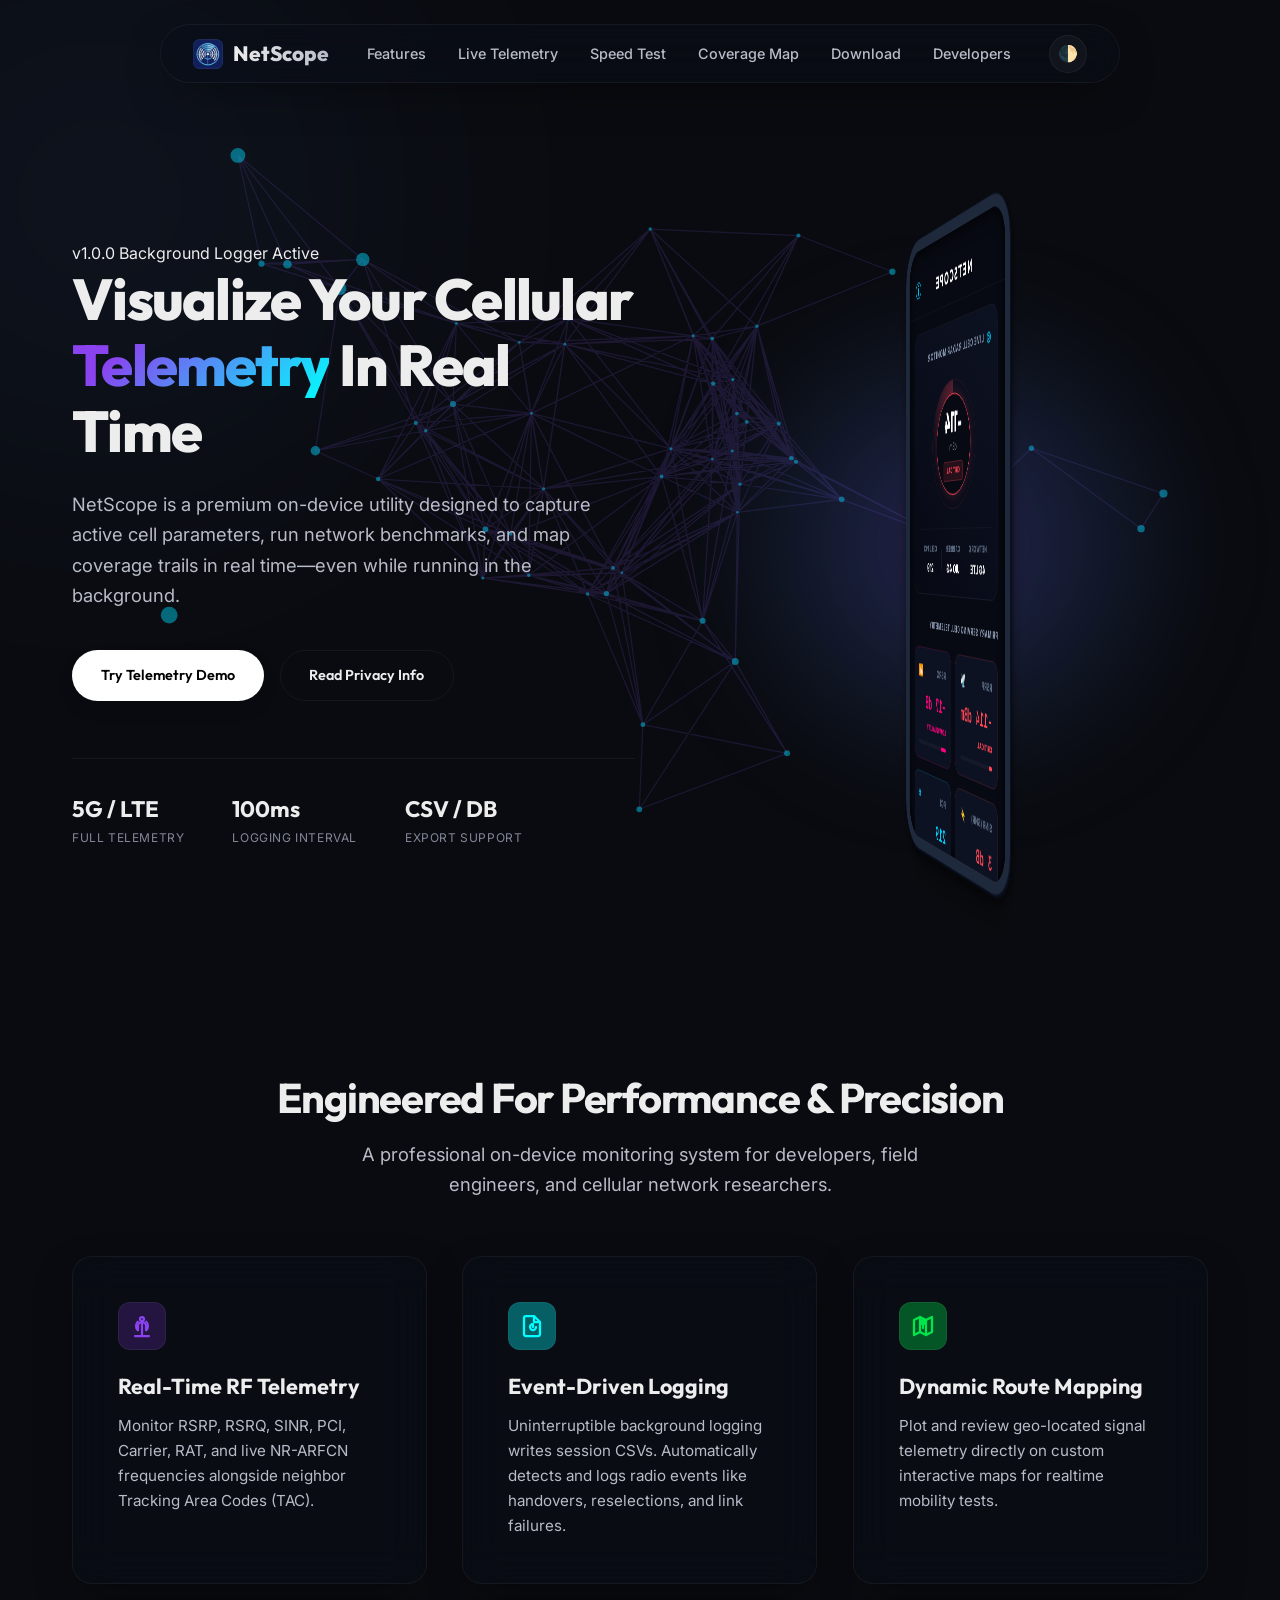
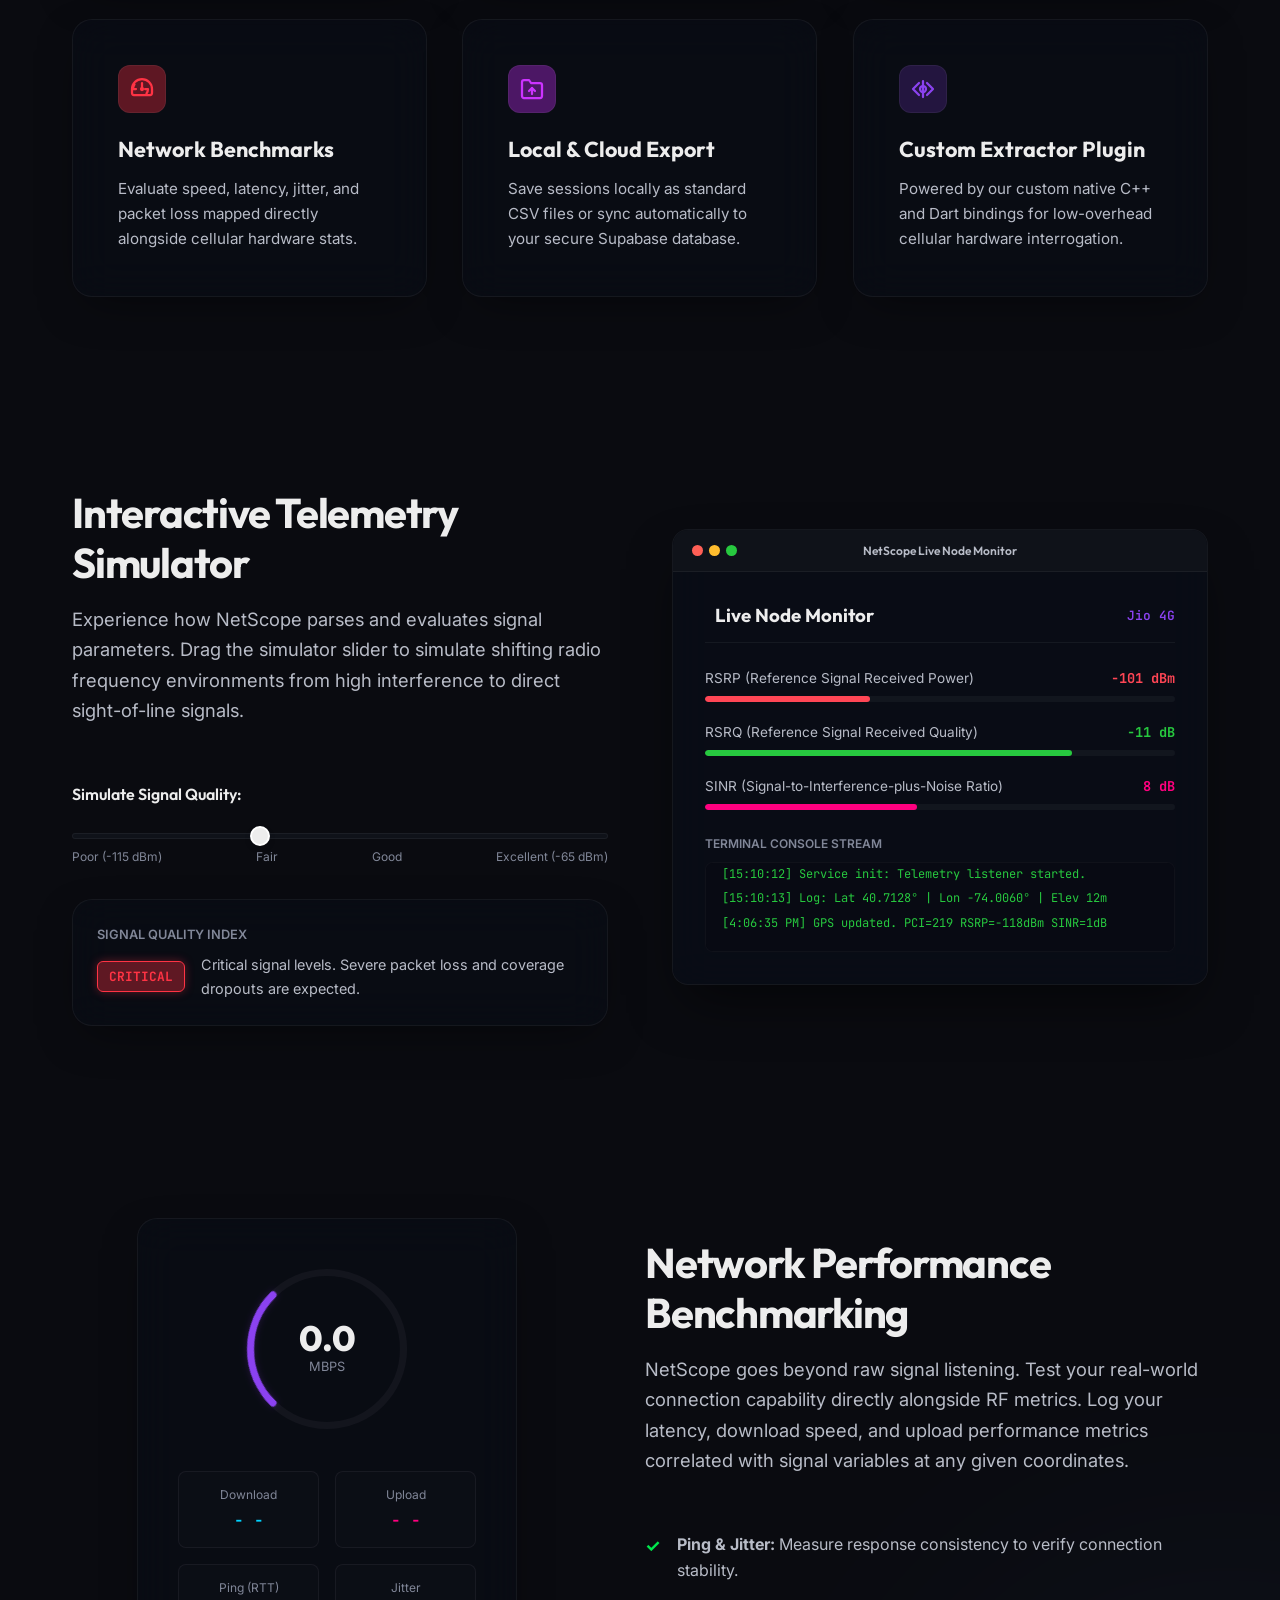
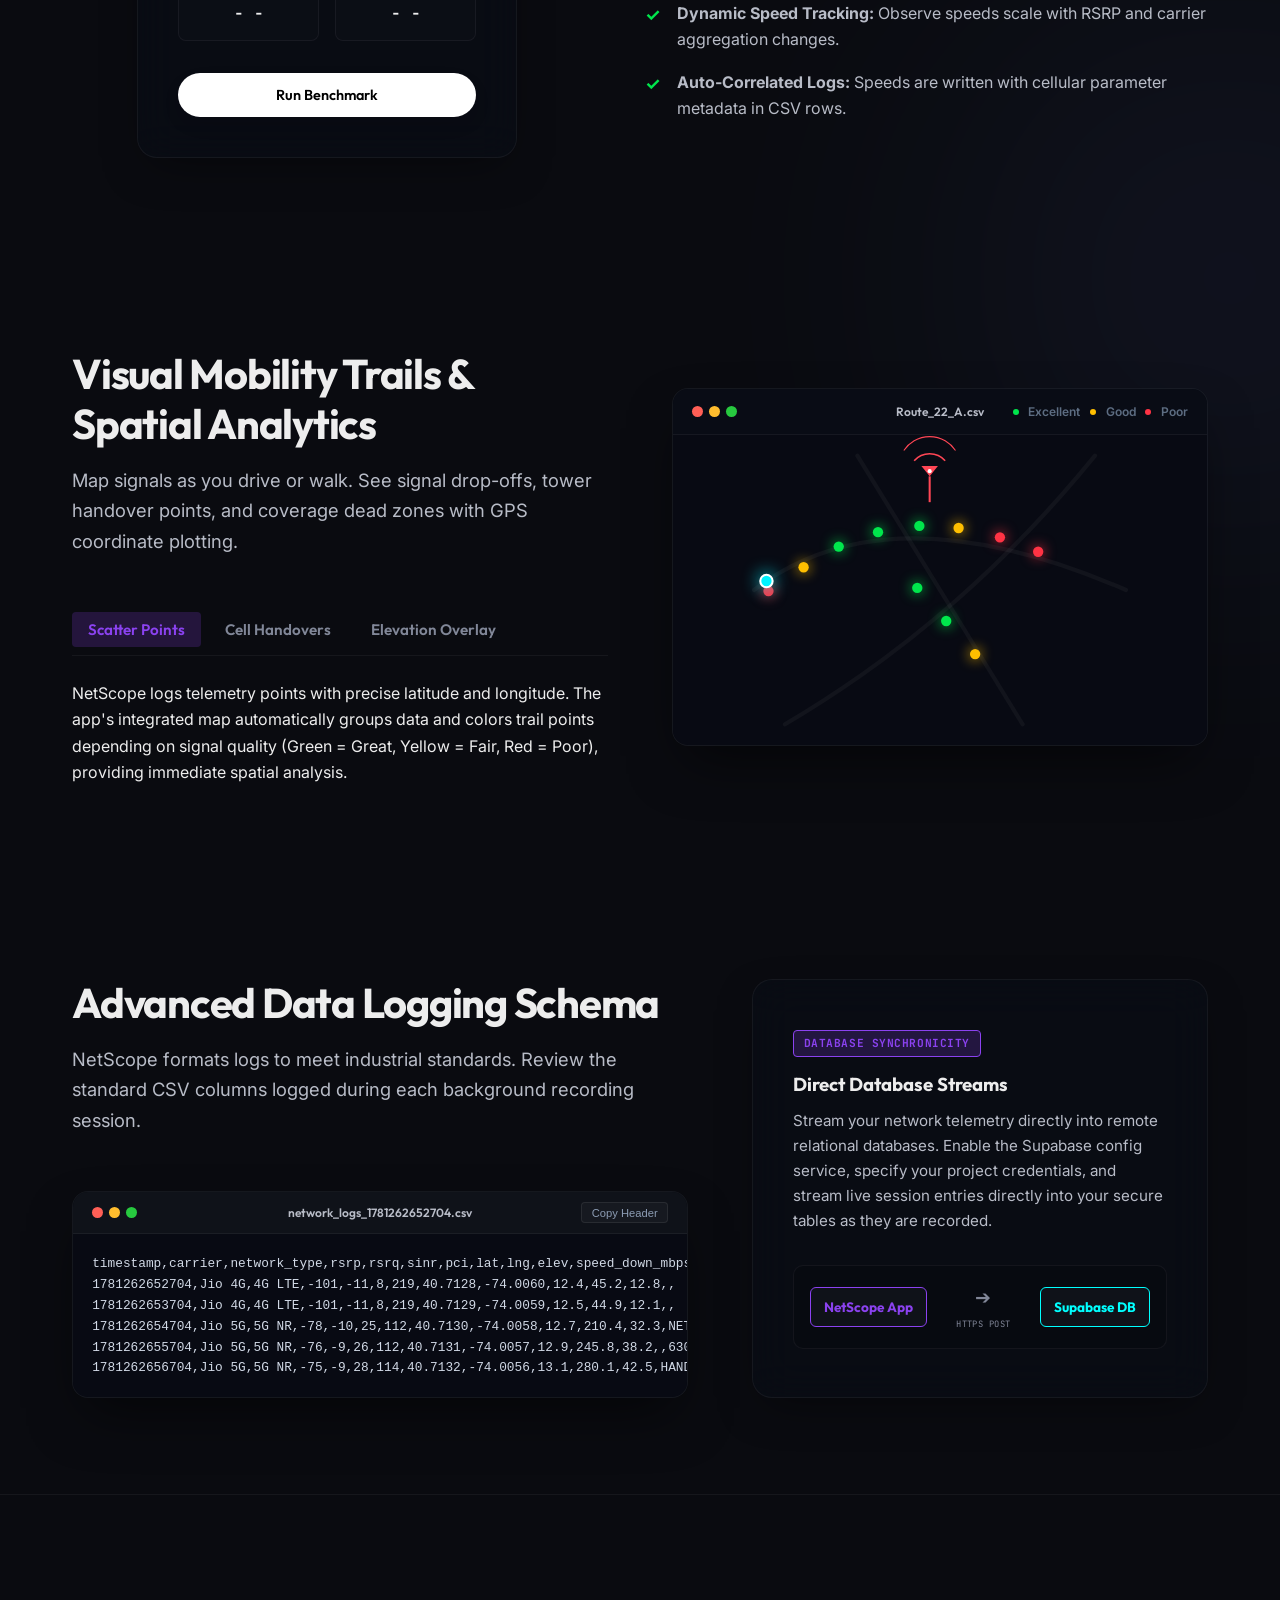
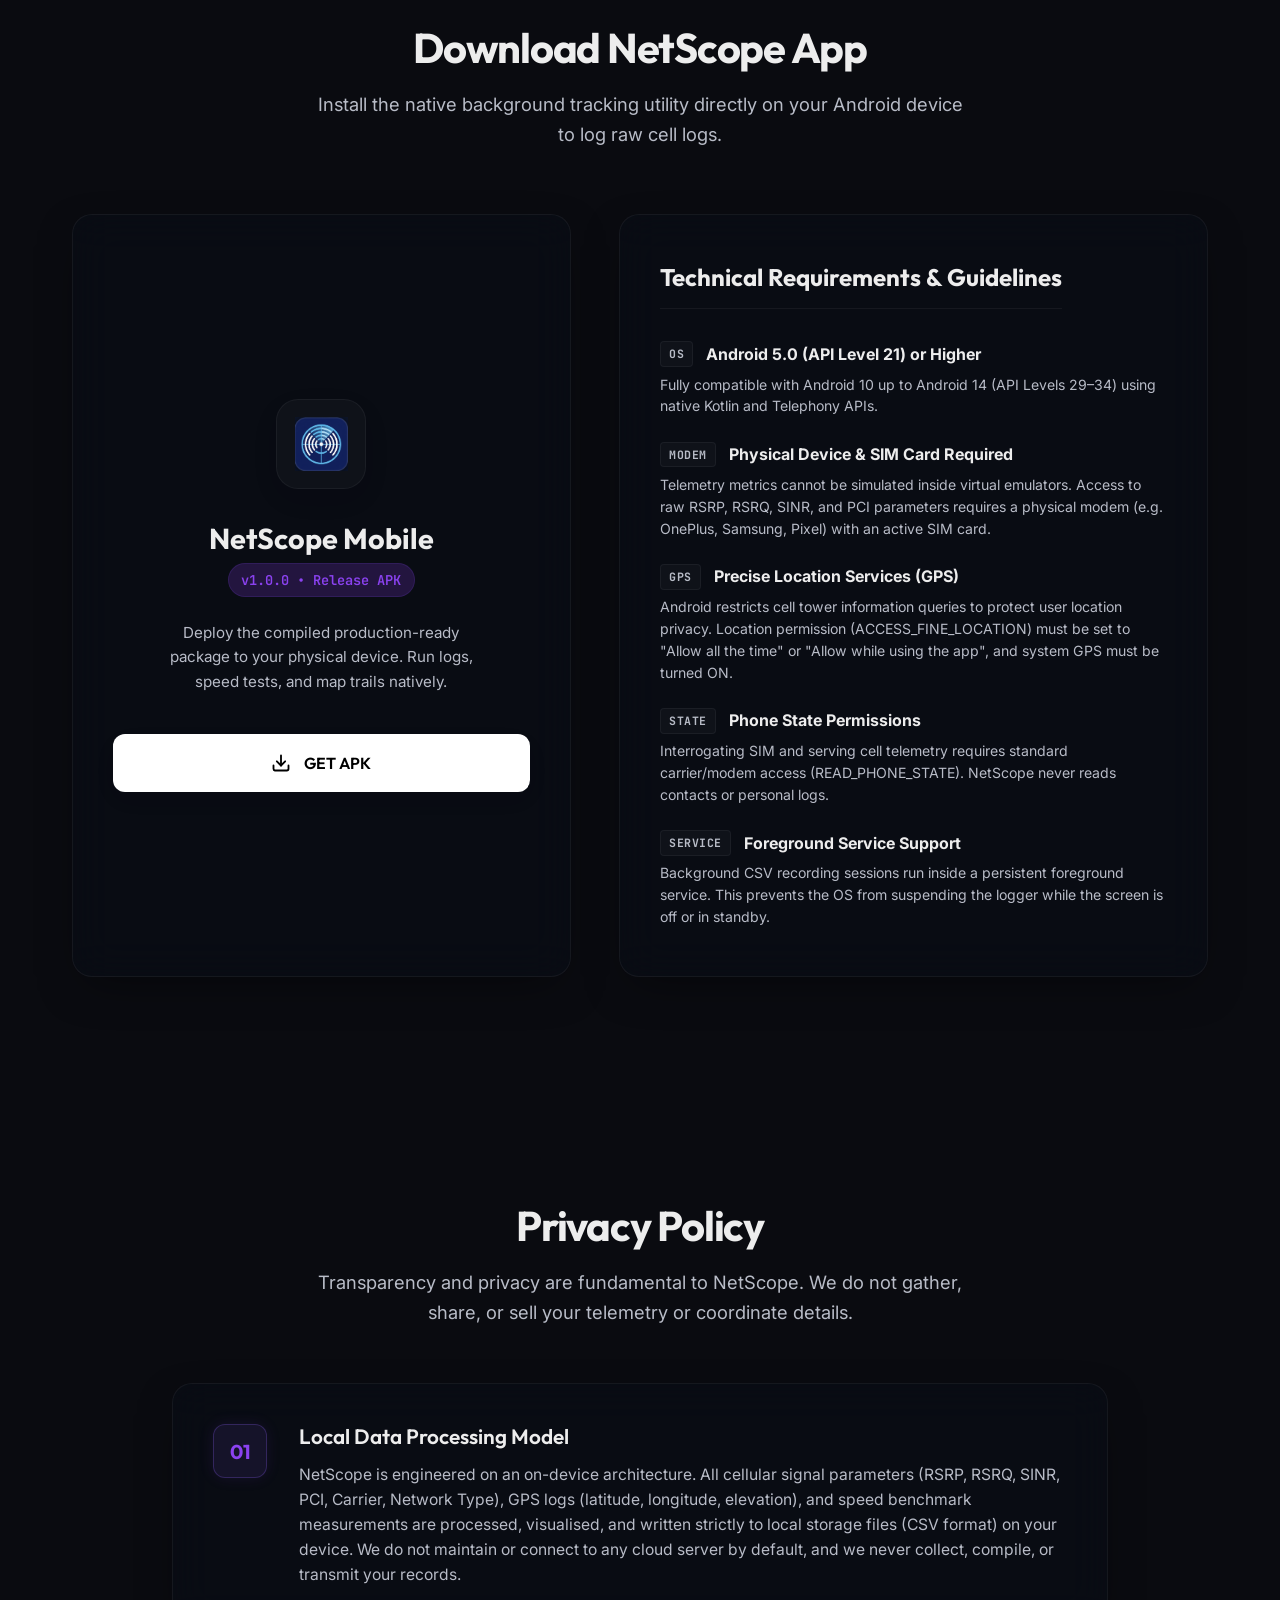
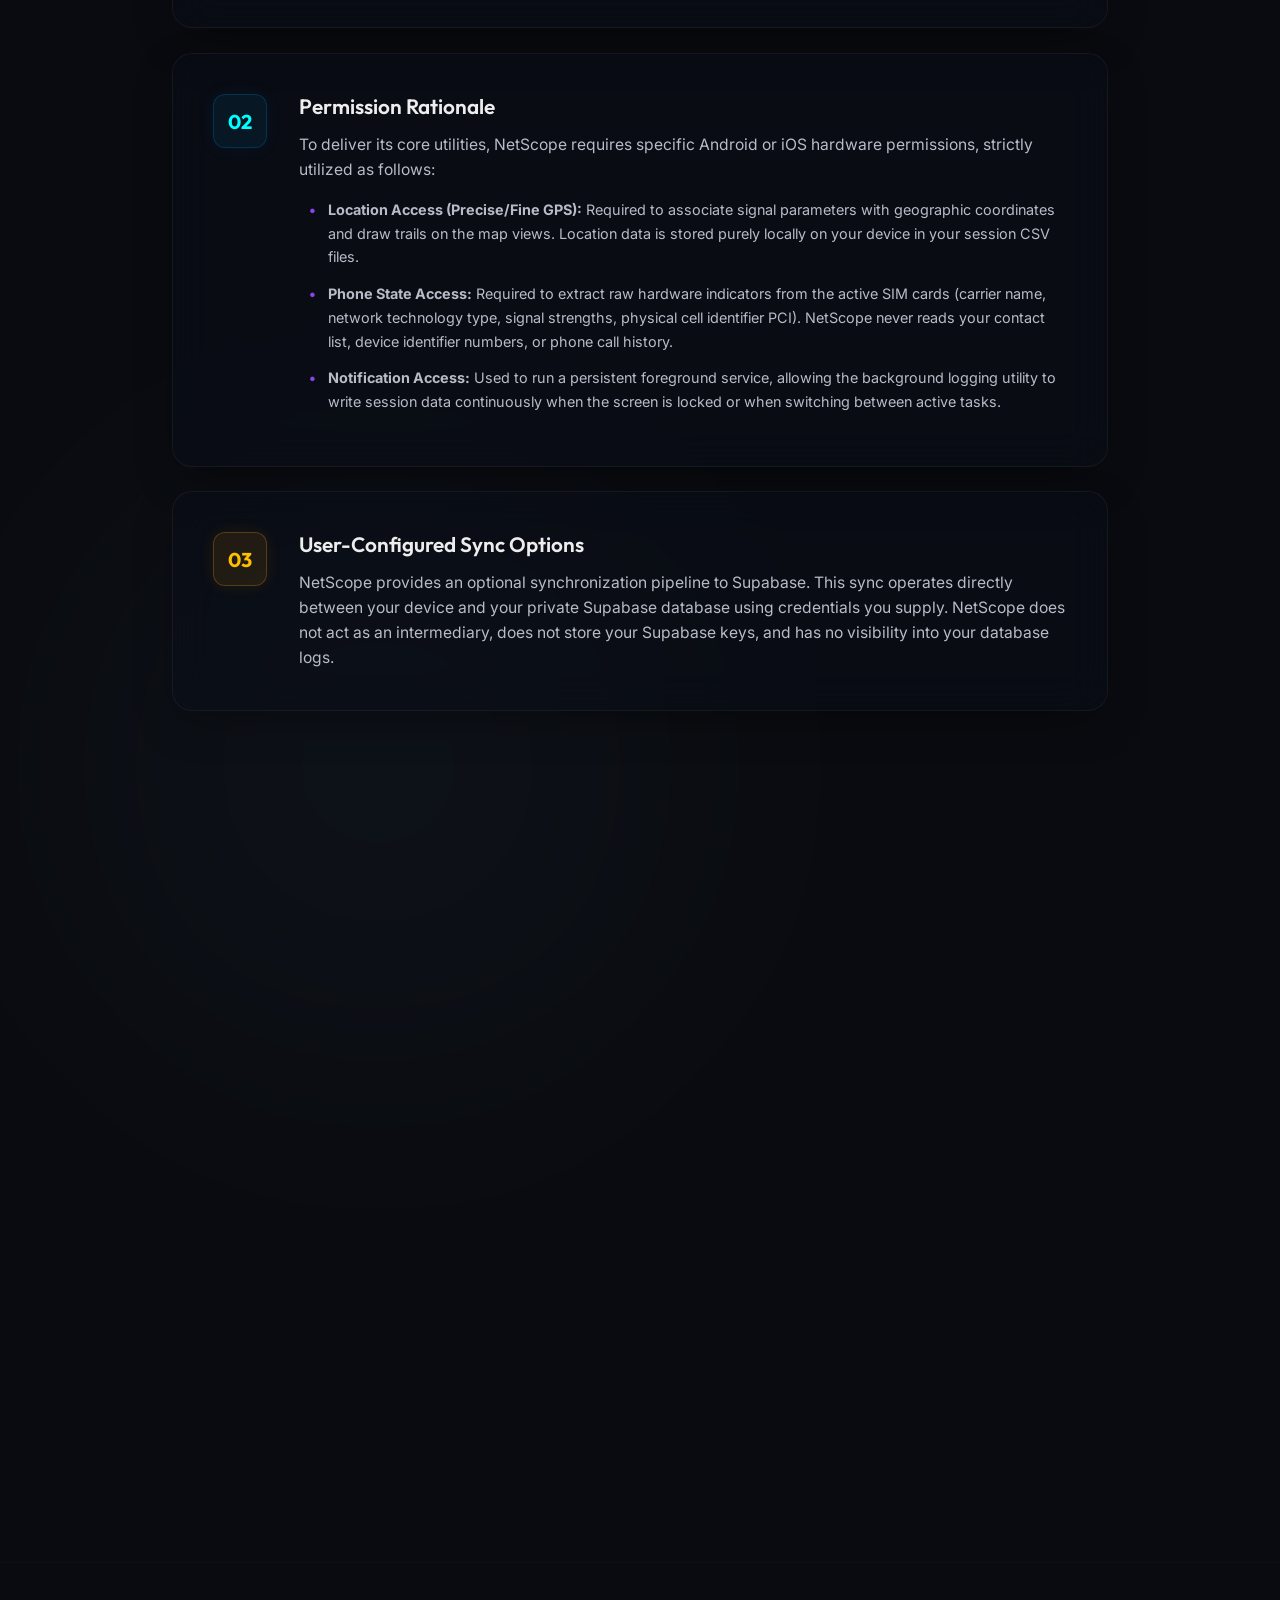
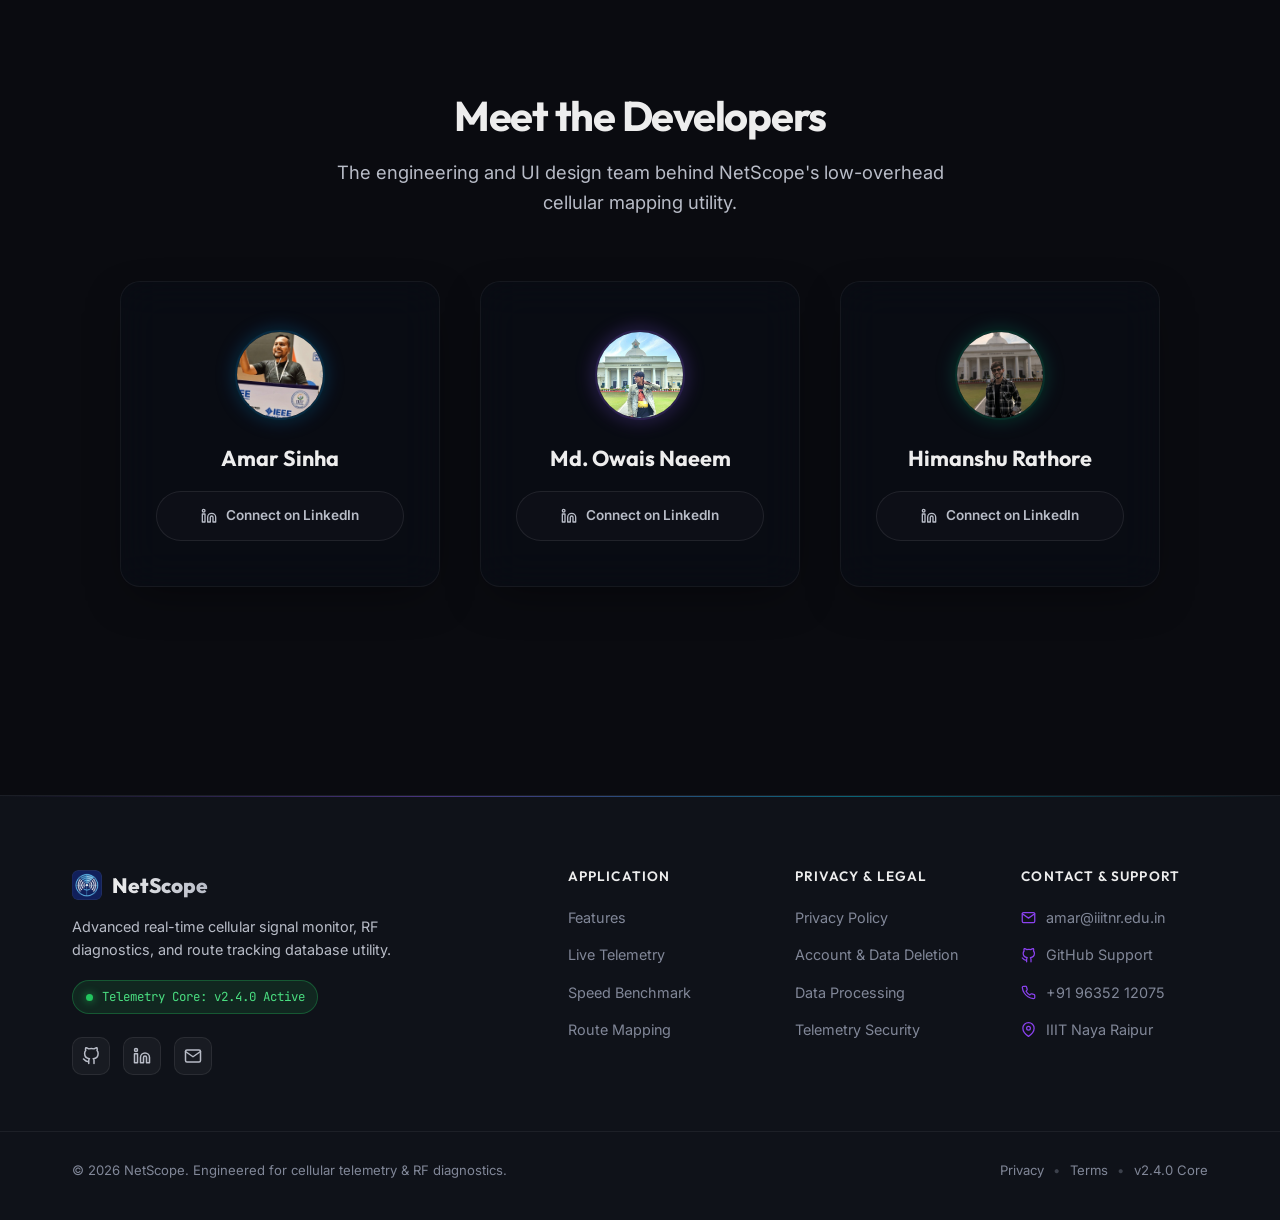
<file: index.html>
<!DOCTYPE html>
<html lang="en" data-theme="dark">

<head>
  <meta charset="UTF-8">
  <meta name="viewport" content="width=device-width, initial-scale=1.0">
  <link rel="icon" type="image/png" href="assets/logo.png">
  <meta name="description"
    content="NetScope - A high-performance, feature-rich cellular telemetry and mapping application. Monitor real-time RSRP, RSRQ, SINR, PCI, map coverage trails, run speed tests, and export CSV logs.">
  <meta name="keywords"
    content="NetScope, cellular telemetry, network logging, RSRP, RSRQ, SINR, signal strength, speed test, background logging, network engineering">
  <meta name="author" content="NetScope Team">
  <meta property="og:title" content="NetScope - Cellular Telemetry & Mapping App">
  <meta property="og:description"
    content="Track live cell parameters, map coverage trails, run speed tests, and log CSV sessions with background service support.">
  <meta property="og:type" content="website">
  <meta property="og:url" content="https://geekluffy.github.io/NetScope/">
  <meta property="og:image" content="https://github.com/GeekLuffy/NetScope/raw/main/assets/logo.png">
  <meta name="twitter:card" content="summary_large_image">
  <meta name="twitter:title" content="NetScope | Cellular Telemetry & Live Mapping App">
  <meta name="twitter:description" content="Track live cell parameters, map coverage trails, run speed tests, and log CSV sessions with background service support.">
  <meta name="twitter:image" content="https://github.com/GeekLuffy/NetScope/raw/main/assets/logo.png">

  <link rel="canonical" href="https://geekluffy.github.io/NetScope/">

  <title>NetScope | Cellular Telemetry & Live Mapping App</title>

  <!-- Preconnect and Google Fonts -->
  <link rel="preconnect" href="https://fonts.googleapis.com">
  <link rel="preconnect" href="https://fonts.gstatic.com" crossorigin>
  <link
    href="https://fonts.googleapis.com/css2?family=Inter:wght@300;400;500;600;700&family=Outfit:wght@400;500;600;700;800&family=JetBrains+Mono:wght@400;500;700&display=swap"
    rel="stylesheet">

  <!-- Stylesheets -->
  <link rel="stylesheet" href="style.css">
</head>

<body>

  <!-- Ambient background glow blobs for premium developer aesthetic -->
  <div class="bg-glow-blob blob-1" aria-hidden="true"></div>
  <div class="bg-glow-blob blob-2" aria-hidden="true"></div>
  <div class="bg-glow-blob blob-3" aria-hidden="true"></div>

  <!-- Canvas for scrollable 3D-mesh network background -->
  <canvas id="network-canvas" aria-hidden="true"></canvas>

  <!-- Header / Floating Glassmorphism Pill Navigation -->
  <header id="site-header">
    <div class="container header-container">
      <nav id="main-nav" class="nav-pill glass" aria-label="Main Navigation">
        <a href="#hero" class="logo">
          <img src="assets/logo.png" alt="NetScope App Icon" class="logo-img">
          <span class="logo-text">NetScope</span>
        </a>
        <div class="nav-links-wrapper">
          <a href="#features" class="nav-link">Features</a>
          <a href="#telemetry" class="nav-link">Live Telemetry</a>
          <a href="#speed-test" class="nav-link">Speed Test</a>
          <a href="#map" class="nav-link">Coverage Map</a>
          <a href="#download" class="nav-link">Download</a>
          <a href="#developers" class="nav-link">Developers</a>
        </div>
        <div class="nav-right">
          <button id="theme-toggle-btn" class="theme-toggle-nav" aria-label="Toggle light/dark color theme">🌓</button>
          <button class="mobile-nav-toggle" aria-label="Toggle Navigation Menu" aria-expanded="false">
            <span class="bar"></span>
            <span class="bar"></span>
            <span class="bar"></span>
          </button>
        </div>
      </nav>
    </div>
  </header>

  <main>
    <!-- Hero Section -->
    <section id="hero">
      <div class="container hero-container">
        <div class="hero-content">
          <div class="badge reveal">v1.0.0 Background Logger Active</div>
          <h1 class="hero-title reveal">Visualize Your Cellular <span class="text-glow">Telemetry</span> In Real Time
          </h1>
          <p class="hero-subtitle reveal">NetScope is a premium on-device utility designed to capture active cell
            parameters, run network benchmarks, and map coverage trails in real time—even while running in the
            background.</p>
          <div class="hero-buttons reveal">
            <a href="#telemetry" class="btn btn-primary">Try Telemetry Demo</a>
            <a href="#privacy" class="btn btn-outline">Read Privacy Info</a>
          </div>
          <div class="hero-quick-stats reveal">
            <div class="stat-item">
              <span class="stat-val">5G / LTE</span>
              <span class="stat-lbl">Full Telemetry</span>
            </div>
            <div class="stat-item">
              <span class="stat-val">100ms</span>
              <span class="stat-lbl">Logging Interval</span>
            </div>
            <div class="stat-item">
              <span class="stat-val">CSV / DB</span>
              <span class="stat-lbl">Export Support</span>
            </div>
          </div>
        </div>

        <!-- 3D Interactive Device Mockup (Enlarged and aligned with screenshot) -->
        <div class="hero-visual">
          <!-- Ambient glowing aura behind the mockup -->
          <div class="hero-visual-glow" aria-hidden="true"></div>

          <div class="device-3d-wrapper" id="device-wrapper">
            <div class="device-3d" id="device-mockup">
              <!-- Front Face / Screen -->
              <div class="device-screen">
                <!-- Screenshot Matched Header -->
                <div class="screenshot-app-header">
                  <span class="info-btn-left"></span>
                  <span class="screenshot-app-title">NETSCOPE</span>
                  <button class="info-btn-right" aria-label="App Information">ⓘ</button>
                </div>

                <div class="screenshot-screen-content">
                  <!-- Radar Card -->
                  <div class="radar-card-match">
                    <div class="radar-card-title">
                      <span class="radar-logo">◎</span> LIVE CELL RADAR MONITOR
                    </div>

                    <div class="radar-display">
                      <div class="radar-circle-outer">
                        <!-- Pulsing radar ripples -->
                        <div class="radar-ripple ripple-1"></div>
                        <div class="radar-ripple ripple-2"></div>
                        <div class="radar-ripple ripple-3"></div>
                        <!-- Rotating sweep arm -->
                        <div class="radar-sweep"></div>

                        <div class="radar-circle-inner">
                          <div class="radar-value" id="app-radar-value">-101</div>
                          <div class="radar-unit">dBm</div>
                          <div class="radar-badge-status" id="app-radar-badge">CRITICAL</div>
                        </div>
                      </div>
                    </div>

                    <div class="radar-metrics-row">
                      <div class="radar-metric-col">
                        <div class="r-lbl">NETWORK</div>
                        <div class="r-val" id="app-net-val">4G LTE</div>
                      </div>
                      <div class="radar-metric-divider"></div>
                      <div class="radar-metric-col">
                        <div class="r-lbl">CARRIER</div>
                        <div class="r-val" id="app-carrier-val">JIO 4G</div>
                      </div>
                      <div class="radar-metric-divider"></div>
                      <div class="radar-metric-col">
                        <div class="r-lbl">CELL PCI</div>
                        <div class="r-val" id="app-pci-val">219</div>
                      </div>
                    </div>
                  </div>

                  <div class="screenshot-section-label">PRIMARY SERVING CELL TELEMETRY</div>

                  <!-- Grid Cards -->
                  <div class="screenshot-telemetry-grid">
                    <!-- RSRP Card -->
                    <div class="telemetry-grid-card border-critical">
                      <div class="card-top-row">
                        <span class="c-title">RSRP</span>
                        <span class="c-icon text-critical">📡</span>
                      </div>
                      <div class="c-value text-critical" id="grid-rsrp-val">-101 dBm</div>
                      <div class="c-status" id="grid-rsrp-status">CRITICAL</div>
                      <div class="c-progress-container">
                        <div class="c-progress-fill bg-critical" id="grid-rsrp-fill" style="width: 35%"></div>
                      </div>
                    </div>

                    <!-- RSRQ Card -->
                    <div class="telemetry-grid-card border-optimal">
                      <div class="card-top-row">
                        <span class="c-title">RSRQ</span>
                        <span class="c-icon text-optimal">📶</span>
                      </div>
                      <div class="c-value text-optimal" id="grid-rsrq-val">-11 dB</div>
                      <div class="c-status" id="grid-rsrq-status">OPTIMAL</div>
                      <div class="c-progress-container">
                        <div class="c-progress-fill bg-optimal" id="grid-rsrq-fill" style="width: 78%"></div>
                      </div>
                    </div>

                    <!-- SINR Card -->
                    <div class="telemetry-grid-card border-low">
                      <div class="card-top-row">
                        <span class="c-title">SINR (SNR)</span>
                        <span class="c-icon text-low">⚡</span>
                      </div>
                      <div class="c-value text-low" id="grid-sinr-val">8 dB</div>
                      <div class="c-status" id="grid-sinr-status">LOW QUALITY</div>
                      <div class="c-progress-container">
                        <div class="c-progress-fill bg-low" id="grid-sinr-fill" style="width: 45%"></div>
                      </div>
                    </div>

                    <!-- PCI Card -->
                    <div class="telemetry-grid-card border-pci">
                      <div class="card-top-row">
                        <span class="c-title">PCI</span>
                        <span class="c-icon text-pci">#</span>
                      </div>
                      <div class="c-value text-pci" id="grid-pci-val">219</div>
                      <div class="c-status text-muted-app">PHYSICAL CELL ID</div>
                    </div>
                  </div>
                </div>

                <!-- Bottom Tab Navigation Bar -->
                <div class="screenshot-bottom-nav">
                  <div class="nav-tab">
                    <span class="t-icon">◎</span>
                    <span class="t-lbl">MONITOR</span>
                  </div>
                  <div class="nav-tab active">
                    <span class="t-icon">📡</span>
                    <span class="t-lbl">CELL INFO</span>
                  </div>
                  <div class="nav-tab">
                    <span class="t-icon">🗺️</span>
                    <span class="t-lbl">LIVE MAP</span>
                  </div>
                  <div class="nav-tab">
                    <span class="t-icon">📊</span>
                    <span class="t-lbl">ANALYTICS</span>
                  </div>
                  <div class="nav-tab">
                    <span class="t-icon">🕒</span>
                    <span class="t-lbl">LOG FILES</span>
                  </div>
                </div>
              </div>
            </div>
          </div>
        </div>
      </div>
    </section>

    <!-- Key Features Section -->
    <section id="features">
      <div class="container">
        <div class="section-header text-center">
          <h2 class="section-title reveal">Engineered For Performance & Precision</h2>
          <p class="section-subtitle reveal">A professional on-device monitoring system for developers, field engineers,
            and cellular network researchers.</p>
        </div>

        <div class="features-grid">
          <!-- Card 1 -->
          <div class="feature-card glass reveal" style="--card-index: 0;">
            <div class="feature-icon icon-telemetry">
              <svg class="feat-svg" viewBox="0 0 24 24" fill="none" stroke="currentColor" stroke-width="2"
                stroke-linecap="round" stroke-linejoin="round" aria-hidden="true">
                <path d="M5 22h14"></path>
                <path d="M12 22V8"></path>
                <path d="M12 8a4 4 0 0 1 4 4v4"></path>
                <path d="M8 16v-4a4 4 0 0 1 4-4"></path>
                <circle cx="12" cy="5" r="2"></circle>
                <path d="M16.24 7.76a6 6 0 0 1 0 8.49"></path>
                <path d="M7.76 16.24a6 6 0 0 1 0-8.49"></path>
              </svg>
            </div>
            <h3 class="feature-title">Real-Time RF Telemetry</h3>
            <p class="feature-desc">Monitor RSRP, RSRQ, SINR, PCI, Carrier, RAT, and live NR-ARFCN frequencies alongside neighbor Tracking Area Codes (TAC).</p>
          </div>
          <!-- Card 2 -->
          <div class="feature-card glass reveal" style="--card-index: 1;">
            <div class="feature-icon icon-logging">
              <svg class="feat-svg" viewBox="0 0 24 24" fill="none" stroke="currentColor" stroke-width="2"
                stroke-linecap="round" stroke-linejoin="round" aria-hidden="true">
                <path d="M14 2H6a2 2 0 0 0-2 2v16a2 2 0 0 0 2 2h12a2 2 0 0 0 2-2V8z"></path>
                <polyline points="14 2 14 8 20 8"></polyline>
                <path d="M16 13a3 3 0 1 1-3-3"></path>
                <path d="M12 10h1v3"></path>
              </svg>
            </div>
            <h3 class="feature-title">Event-Driven Logging</h3>
            <p class="feature-desc">Uninterruptible background logging writes session CSVs. Automatically detects and logs radio events like handovers, reselections, and link failures.</p>
          </div>
          <!-- Card 3 -->
          <div class="feature-card glass reveal" style="--card-index: 2;">
            <div class="feature-icon icon-mapping">
              <svg class="feat-svg" viewBox="0 0 24 24" fill="none" stroke="currentColor" stroke-width="2"
                stroke-linecap="round" stroke-linejoin="round" aria-hidden="true">
                <polygon points="3 6 9 3 15 6 21 3 21 18 15 21 9 18 3 21"></polygon>
                <line x1="9" y1="3" x2="9" y2="18"></line>
                <line x1="15" y1="6" x2="15" y2="21"></line>
                <path d="M12 10a2 2 0 1 0 0-4 2 2 0 0 0 0 4z"></path>
                <path d="M12 6v8"></path>
              </svg>
            </div>
            <h3 class="feature-title">Dynamic Route Mapping</h3>
            <p class="feature-desc">Plot and review geo-located signal telemetry directly on custom interactive maps for
              realtime mobility tests.</p>
          </div>
          <!-- Card 4 -->
          <div class="feature-card glass reveal" style="--card-index: 3;">
            <div class="feature-icon icon-benchmarks">
              <svg class="feat-svg" viewBox="0 0 24 24" fill="none" stroke="currentColor" stroke-width="2"
                stroke-linecap="round" stroke-linejoin="round" aria-hidden="true">
                <path d="M12 2a10 10 0 0 0-10 10v4a2 2 0 0 0 2 2h16a2 2 0 0 0 2-2v-4a10 10 0 0 0-10-10z"></path>
                <path d="M12 6v6"></path>
                <circle cx="12" cy="12" r="1"></circle>
                <path d="M16.5 16.5c.9-1.2 1.5-2.8 1.5-4.5h-3"></path>
                <path d="M6 12H3a9 9 0 0 1 1.5-4.5"></path>
              </svg>
            </div>
            <h3 class="feature-title">Network Benchmarks</h3>
            <p class="feature-desc">Evaluate speed, latency, jitter, and packet loss mapped directly alongside cellular
              hardware stats.</p>
          </div>
          <!-- Card 5 -->
          <div class="feature-card glass reveal" style="--card-index: 4;">
            <div class="feature-icon icon-export">
              <svg class="feat-svg" viewBox="0 0 24 24" fill="none" stroke="currentColor" stroke-width="2"
                stroke-linecap="round" stroke-linejoin="round" aria-hidden="true">
                <path d="M22 19a2 2 0 0 1-2 2H4a2 2 0 0 1-2-2V5a2 2 0 0 1 2-2h5l2 3h9a2 2 0 0 1 2 2z"></path>
                <polyline points="12 11 12 17"></polyline>
                <polyline points="9 14 12 11 15 14"></polyline>
              </svg>
            </div>
            <h3 class="feature-title">Local & Cloud Export</h3>
            <p class="feature-desc">Save sessions locally as standard CSV files or sync automatically to your secure
              Supabase database.</p>
          </div>
          <!-- Card 6 -->
          <div class="feature-card glass reveal" style="--card-index: 5;">
            <div class="feature-icon icon-extractor">
              <svg class="feat-svg" viewBox="0 0 24 24" fill="none" stroke="currentColor" stroke-width="2"
                stroke-linecap="round" stroke-linejoin="round" aria-hidden="true">
                <polyline points="16 18 22 12 16 6"></polyline>
                <polyline points="8 6 2 12 8 18"></polyline>
                <line x1="12" y1="4" x2="12" y2="20"></line>
                <circle cx="12" cy="12" r="3"></circle>
              </svg>
            </div>
            <h3 class="feature-title">Custom Extractor Plugin</h3>
            <p class="feature-desc">Powered by our custom native C++ and Dart bindings for low-overhead cellular
              hardware interrogation.</p>
          </div>
        </div>
      </div>
    </section>

    <!-- Live Telemetry Simulator Section -->
    <section id="telemetry">
      <div class="container telemetry-container">
        <div class="telemetry-content">
          <h2 class="section-title reveal">Interactive Telemetry Simulator</h2>
          <p class="section-subtitle reveal">Experience how NetScope parses and evaluates signal parameters. Drag the
            simulator slider to simulate shifting radio frequency environments from high interference to direct
            sight-of-line signals.</p>

          <div class="slider-wrapper reveal">
            <label for="signal-slider" class="slider-label">Simulate Signal Quality:</label>
            <input type="range" id="signal-slider" min="1" max="100" value="35" class="signal-range">
            <div class="slider-ticks">
              <span>Poor (-115 dBm)</span>
              <span>Fair</span>
              <span>Good</span>
              <span>Excellent (-65 dBm)</span>
            </div>
          </div>

          <div class="status-summary-box glass reveal">
            <span class="summary-lbl">Signal Quality Index</span>
            <div class="summary-val-wrap">
              <span class="summary-badge poor" id="signal-badge">CRITICAL</span>
              <span class="summary-desc" id="signal-description">Critical signal levels. Severe packet loss and coverage
                dropouts are expected.</span>
            </div>
          </div>
        </div>

        <div class="telemetry-visual">
          <!-- macOS style Terminal window wrapper -->
          <div class="mac-window glass reveal">
            <div class="mac-header">
              <div class="mac-dots">
                <span class="mac-dot close"></span>
                <span class="mac-dot minimize"></span>
                <span class="mac-dot maximize"></span>
              </div>
              <span class="mac-title">NetScope Live Node Monitor</span>
            </div>

            <div class="telemetry-dashboard">
              <div class="dash-header">
                <div class="dash-title-wrap">
                  <span class="dash-indicator pulse-dot bg-critical"></span>
                  <h3>Live Node Monitor</h3>
                </div>
                <span class="dash-carrier" id="telemetry-carrier">Jio 4G</span>
              </div>

              <div class="telemetry-meters">
                <!-- Metric RSRP -->
                <div class="meter-card">
                  <div class="meter-info">
                    <span class="meter-name">RSRP (Reference Signal Received Power)</span>
                    <span class="meter-value text-critical" id="rsrp-val">-101 dBm</span>
                  </div>
                  <div class="meter-bar-bg">
                    <div class="meter-bar-fill bg-critical" id="rsrp-fill" style="width: 35%"></div>
                  </div>
                </div>
                <!-- Metric RSRQ -->
                <div class="meter-card">
                  <div class="meter-info">
                    <span class="meter-name">RSRQ (Reference Signal Received Quality)</span>
                    <span class="meter-value text-optimal" id="rsrq-val">-11 dB</span>
                  </div>
                  <div class="meter-bar-bg">
                    <div class="meter-bar-fill bg-optimal" id="rsrq-fill" style="width: 78%"></div>
                  </div>
                </div>
                <!-- Metric SINR -->
                <div class="meter-card">
                  <div class="meter-info">
                    <span class="meter-name">SINR (Signal-to-Interference-plus-Noise Ratio)</span>
                    <span class="meter-value text-low" id="sinr-val">8 dB</span>
                  </div>
                  <div class="meter-bar-bg">
                    <div class="meter-bar-fill bg-low" id="sinr-fill" style="width: 45%"></div>
                  </div>
                </div>
              </div>

              <div class="live-raw-feed">
                <span class="feed-title">Terminal Console Stream</span>
                <div class="console-box" id="console-stream">
                  <div class="console-line">[15:10:12] Service init: Telemetry listener started.</div>
                  <div class="console-line">[15:10:13] Log: Lat 40.7128° | Lon -74.0060° | Elev 12m</div>
                </div>
              </div>
            </div>
          </div>
        </div>
      </div>
    </section>

    <!-- Speed Test Simulation Section -->
    <section id="speed-test">
      <div class="container speed-container">
        <div class="speed-visual">
          <div class="speed-test-widget glass reveal">
            <div class="speedometer-container">
              <svg class="speedometer" viewBox="0 0 200 200">
                <circle class="gauge-bg" cx="100" cy="100" r="85"></circle>
                <circle class="gauge-fill" id="speed-gauge-fill" cx="100" cy="100" r="85" stroke-dasharray="534"
                  stroke-dashoffset="534"></circle>
              </svg>
              <div class="speed-value-display">
                <span class="speed-number" id="speed-number">0.0</span>
                <span class="speed-unit">Mbps</span>
              </div>
            </div>

            <div class="speed-stats-grid">
              <div class="stat-box">
                <span class="stat-name">Download</span>
                <span class="stat-val text-pci" id="speed-download">- -</span>
              </div>
              <div class="stat-box">
                <span class="stat-name">Upload</span>
                <span class="stat-val text-low" id="speed-upload">- -</span>
              </div>
              <div class="stat-box">
                <span class="stat-name">Ping (RTT)</span>
                <span class="stat-val" id="speed-ping">- -</span>
              </div>
              <div class="stat-box">
                <span class="stat-name">Jitter</span>
                <span class="stat-val" id="speed-jitter">- -</span>
              </div>
            </div>

            <button class="btn btn-primary btn-full" id="btn-start-speedtest">Run Benchmark</button>
          </div>
        </div>

        <div class="speed-content">
          <h2 class="section-title reveal">Network Performance Benchmarking</h2>
          <p class="section-subtitle reveal">NetScope goes beyond raw signal listening. Test your real-world connection
            capability directly alongside RF metrics. Log your latency, download speed, and upload performance metrics
            correlated with signal variables at any given coordinates.</p>
          <ul class="checkmark-list reveal">
            <li><strong>Ping & Jitter:</strong> Measure response consistency to verify connection stability.</li>
            <li><strong>Dynamic Speed Tracking:</strong> Observe speeds scale with RSRP and carrier aggregation changes.
            </li>
            <li><strong>Auto-Correlated Logs:</strong> Speeds are written with cellular parameter metadata in CSV rows.
            </li>
          </ul>
        </div>
      </div>
    </section>

    <!-- Map Visualization Section (Dark-themed Map Canvas) -->
    <section id="map">
      <div class="container map-section-container">
        <div class="map-content">
          <h2 class="section-title reveal">Visual Mobility Trails & Spatial Analytics</h2>
          <p class="section-subtitle reveal">Map signals as you drive or walk. See signal drop-offs, tower handover
            points, and coverage dead zones with GPS coordinate plotting.</p>
          <div class="tab-container reveal">
            <button class="tab-btn active" data-target="info-map-points">Scatter Points</button>
            <button class="tab-btn" data-target="info-map-handover">Cell Handovers</button>
            <button class="tab-btn" data-target="info-map-elevation">Elevation Overlay</button>
          </div>
          <div class="tab-content-wrapper reveal">
            <div class="tab-panel active" id="info-map-points">
              <p>NetScope logs telemetry points with precise latitude and longitude. The app's integrated map
                automatically groups data and colors trail points depending on signal quality (Green = Great, Yellow =
                Fair, Red = Poor), providing immediate spatial analysis.</p>
            </div>
            <div class="tab-panel" id="info-map-handover">
              <p>Trace physical tower switchovers. When your device changes serving Physical Cell Identifier (PCI) or
                splits across multiple carriers, the map flags the exact switch coordinates to highlight cells coverage
                edges.</p>
            </div>
            <div class="tab-panel" id="info-map-elevation">
              <p>Analyze how topography affects signal. Track elevation variables along your path to understand signal
                shading in valleys, behind buildings, and on elevated highways.</p>
            </div>
          </div>
        </div>

        <div class="map-visual">
          <!-- macOS style wrapper around Map to look professional -->
          <div class="mac-window glass reveal">
            <div class="mac-header map-header">
              <div class="mac-dots">
                <span class="mac-dot close"></span>
                <span class="mac-dot minimize"></span>
                <span class="mac-dot maximize"></span>
              </div>
              <span class="mac-title">Route_22_A.csv</span>
              <span class="map-legend"><span class="legend-dot green"></span> Excellent <span
                  class="legend-dot yellow"></span> Good <span class="legend-dot red"></span> Poor</span>
            </div>
            <div class="map-canvas-container">
              <!-- SVG Mock Map with nodes -->
              <svg class="map-svg" viewBox="0 0 400 300">
                <!-- Roads/grid paths -->
                <path d="M 20,150 Q 150,50 380,150" class="map-road" id="map-drive-path" />
                <path d="M 50,280 Q 220,180 350,20" class="map-road" />
                <path d="M 120,20 L 280,280" class="map-road" />

                <!-- Telemetry Points Trail -->
                <circle cx="34" cy="151" r="5" class="map-point red glow-red-sm" data-rsrp="-112 dBm"
                  data-coord="40.712,-74.006"></circle>
                <circle cx="68" cy="128" r="5" class="map-point yellow" data-rsrp="-98 dBm" data-coord="40.713,-74.005">
                </circle>
                <circle cx="102" cy="108" r="5" class="map-point green" data-rsrp="-82 dBm" data-coord="40.714,-74.004">
                </circle>
                <circle cx="140" cy="94" r="5" class="map-point green glow-green-sm" data-rsrp="-78 dBm"
                  data-coord="40.715,-74.003"></circle>
                <circle cx="180" cy="88" r="5" class="map-point green" data-rsrp="-80 dBm" data-coord="40.716,-74.002">
                </circle>
                <circle cx="218" cy="90" r="5" class="map-point yellow" data-rsrp="-95 dBm" data-coord="40.717,-74.001">
                </circle>
                <circle cx="258" cy="99" r="5" class="map-point red" data-rsrp="-114 dBm" data-coord="40.718,-74.000">
                </circle>
                <circle cx="295" cy="113" r="5" class="map-point red" data-rsrp="-116 dBm" data-coord="40.719,-73.999">
                </circle>

                <!-- Intersection trail -->
                <circle cx="178" cy="148" r="5" class="map-point green" data-rsrp="-84 dBm"></circle>
                <circle cx="206" cy="180" r="5" class="map-point green" data-rsrp="-82 dBm"></circle>
                <circle cx="234" cy="212" r="5" class="map-point yellow" data-rsrp="-90 dBm"></circle>

                <!-- Target Cell Tower Icon -->
                <g class="tower-icon" transform="translate(190, 40)">
                  <line x1="0" y1="25" x2="0" y2="0" stroke="#ff4655" stroke-width="2" />
                  <polygon points="0,0 -8,-10 8,-10" fill="#ff4655" />
                  <circle cx="0" cy="-5" r="2" fill="#fff" />
                  <path d="M -15,-15 A 20,20 0 0,1 15,-15" fill="none" stroke="#ff4655" stroke-width="1.5"
                    class="ping-wave wave-1" />
                  <path d="M -25,-25 A 30,30 0 0,1 25,-25" fill="none" stroke="#ff4655" stroke-width="1"
                    class="ping-wave wave-2" />
                </g>

                <!-- Animated Drive Vehicle Dot -->
                <circle id="drive-vehicle" r="6" class="map-point-vehicle" cx="20" cy="150"></circle>
              </svg>
              <!-- Info Box (Popup) -->
              <div class="map-tooltip" id="map-tooltip">
                <div class="tooltip-title">Telemetry Point</div>
                <div class="tooltip-body">RSRP: -82 dBm<br>Coord: 40.714, -74.004</div>
              </div>
            </div>
          </div>
        </div>
      </div>
    </section>

    <!-- Logging Formats / Sync Section (CSV Preview inside macOS terminal) -->
    <section id="data-integration">
      <div class="container integration-container">
        <div class="integration-content">
          <h2 class="section-title reveal">Advanced Data Logging Schema</h2>
          <p class="section-subtitle reveal">NetScope formats logs to meet industrial standards. Review the standard CSV
            columns logged during each background recording session.</p>

          <!-- macOS Window styling for code box -->
          <div class="mac-window glass reveal">
            <div class="mac-header csv-header">
              <div class="mac-dots">
                <span class="mac-dot close"></span>
                <span class="mac-dot minimize"></span>
                <span class="mac-dot maximize"></span>
              </div>
              <span class="mac-title">network_logs_1781262652704.csv</span>
              <button class="btn-copy" id="btn-copy-csv" aria-label="Copy CSV header content">Copy Header</button>
            </div>
            <pre class="code-block"><code id="csv-code-block">timestamp,carrier,network_type,rsrp,rsrq,sinr,pci,lat,lng,elev,speed_down_mbps,speed_up_mbps,ue_event,n1_nr_arfcn
1781262652704,Jio 4G,4G LTE,-101,-11,8,219,40.7128,-74.0060,12.4,45.2,12.8,,
1781262653704,Jio 4G,4G LTE,-101,-11,8,219,40.7129,-74.0059,12.5,44.9,12.1,,
1781262654704,Jio 5G,5G NR,-78,-10,25,112,40.7130,-74.0058,12.7,210.4,32.3,NET_CHANGE:4G LTE→5G NR,630720
1781262655704,Jio 5G,5G NR,-76,-9,26,112,40.7131,-74.0057,12.9,245.8,38.2,,630720
1781262656704,Jio 5G,5G NR,-75,-9,28,114,40.7132,-74.0056,13.1,280.1,42.5,HANDOVER:PCI112→PCI114,630720</code></pre>
          </div>
        </div>

        <div class="supabase-card-wrap">
          <div class="supabase-sync-card glass reveal">
            <div class="supabase-badge">DATABASE SYNCHRONICITY</div>
            <h3>Direct Database Streams</h3>
            <p>Stream your network telemetry directly into remote relational databases. Enable the Supabase config
              service, specify your project credentials, and stream live session entries directly into your secure
              tables as they are recorded.</p>
            <div class="db-visual-animation">
              <div class="db-node node-local">NetScope App</div>
              <div class="sync-arrow-wrap">
                <span class="sync-arrow">➔</span>
                <span class="sync-badge">HTTPS POST</span>
              </div>
              <div class="db-node node-cloud">Supabase DB</div>
            </div>
          </div>
        </div>
      </div>
    </section>

    <!-- App Download & Technical Requirements Section -->
    <section id="download">
      <div class="container download-container">
        <div class="section-header text-center">
          <h2 class="section-title reveal">Download NetScope App</h2>
          <p class="section-subtitle reveal">Install the native background tracking utility directly on your Android
            device to log raw cell logs.</p>
        </div>

        <div class="download-grid">
          <!-- Left: Download Actions Card -->
          <div class="download-card feature-card glass reveal" style="--card-index: 0;">
            <div class="app-icon-badge">
              <img src="assets/logo.png" alt="NetScope App Logo" class="download-app-logo" loading="lazy">
            </div>
            <h3>NetScope Mobile</h3>
            <div class="version-tag">v1.0.0 • Release APK</div>
            <p class="download-desc">Deploy the compiled production-ready package to your physical device. Run logs,
              speed tests, and map trails natively.</p>

            <div class="download-actions">
              <a href="#" class="btn btn-primary btn-download">
                <svg class="download-icon" viewBox="0 0 24 24" fill="none" stroke="currentColor" stroke-width="2"
                  stroke-linecap="round" stroke-linejoin="round">
                  <path d="M21 15v4a2 2 0 0 1-2 2H5a2 2 0 0 1-2-2v-4"></path>
                  <polyline points="7 10 12 15 17 10"></polyline>
                  <line x1="12" y1="15" x2="12" y2="3"></line>
                </svg>
                <span>GET APK</span>
              </a>
            </div>
          </div>

          <!-- Right: Technical Requirements Card -->
          <div class="requirements-card feature-card glass reveal" style="--card-index: 1;">
            <h3>Technical Requirements & Guidelines</h3>
            <ul class="requirements-list">
              <li>
                <div class="req-title">
                  <span class="req-badge">OS</span>
                  <strong>Android 5.0 (API Level 21) or Higher</strong>
                </div>
                <p>Fully compatible with Android 10 up to Android 14 (API Levels 29–34) using native Kotlin and
                  Telephony APIs.</p>
              </li>
              <li>
                <div class="req-title">
                  <span class="req-badge">Modem</span>
                  <strong>Physical Device & SIM Card Required</strong>
                </div>
                <p>Telemetry metrics cannot be simulated inside virtual emulators. Access to raw RSRP, RSRQ, SINR, and
                  PCI parameters requires a physical modem (e.g. OnePlus, Samsung, Pixel) with an active SIM card.</p>
              </li>
              <li>
                <div class="req-title">
                  <span class="req-badge">GPS</span>
                  <strong>Precise Location Services (GPS)</strong>
                </div>
                <p>Android restricts cell tower information queries to protect user location privacy. Location
                  permission (ACCESS_FINE_LOCATION) must be set to "Allow all the time" or "Allow while using the app",
                  and system GPS must be turned ON.</p>
              </li>
              <li>
                <div class="req-title">
                  <span class="req-badge">State</span>
                  <strong>Phone State Permissions</strong>
                </div>
                <p>Interrogating SIM and serving cell telemetry requires standard carrier/modem access
                  (READ_PHONE_STATE). NetScope never reads contacts or personal logs.</p>
              </li>
              <li>
                <div class="req-title">
                  <span class="req-badge">Service</span>
                  <strong>Foreground Service Support</strong>
                </div>
                <p>Background CSV recording sessions run inside a persistent foreground service. This prevents the OS
                  from suspending the logger while the screen is off or in standby.</p>
              </li>
            </ul>
          </div>
        </div>
      </div>
    </section>

    <!-- Privacy Policy Section -->
    <section id="privacy">
      <div class="container container-privacy">
        <div class="section-header text-center">
          <h2 class="section-title reveal">Privacy Policy</h2>
          <p class="section-subtitle reveal">Transparency and privacy are fundamental to NetScope. We do not gather,
            share, or sell your telemetry or coordinate details.</p>
        </div>

        <div class="privacy-stack">
          <!-- Card 1 -->
          <div class="privacy-card glass reveal" style="--card-index: 0;">
            <div class="privacy-badge badge-purple">01</div>
            <div class="privacy-content">
              <h3>Local Data Processing Model</h3>
              <p>NetScope is engineered on an on-device architecture. All cellular signal parameters (RSRP, RSRQ,
                SINR, PCI, Carrier, Network Type), GPS logs (latitude, longitude, elevation), and speed benchmark
                measurements are processed, visualised, and written strictly to local storage files (CSV format) on
                your device. We do not maintain or connect to any cloud server by default, and we never collect,
                compile, or transmit your records.</p>
            </div>
          </div>

          <!-- Card 2 -->
          <div class="privacy-card glass reveal" style="--card-index: 1;">
            <div class="privacy-badge badge-cyan">02</div>
            <div class="privacy-content">
              <h3>Permission Rationale</h3>
              <p>To deliver its core utilities, NetScope requires specific Android or iOS hardware permissions,
                strictly utilized as follows:</p>
              <ul class="privacy-list">
                <li><strong>Location Access (Precise/Fine GPS):</strong> Required to associate signal parameters with
                  geographic coordinates and draw trails on the map views. Location data is stored purely locally on
                  your device in your session CSV files.</li>
                <li><strong>Phone State Access:</strong> Required to extract raw hardware indicators from the active
                  SIM cards (carrier name, network technology type, signal strengths, physical cell identifier PCI).
                  NetScope never reads your contact list, device identifier numbers, or phone call history.</li>
                <li><strong>Notification Access:</strong> Used to run a persistent foreground service, allowing the
                  background logging utility to write session data continuously when the screen is locked or when
                  switching between active tasks.</li>
              </ul>
            </div>
          </div>

          <!-- Card 3 -->
          <div class="privacy-card glass reveal" style="--card-index: 2;">
            <div class="privacy-badge badge-yellow">03</div>
            <div class="privacy-content">
              <h3>User-Configured Sync Options</h3>
              <p>NetScope provides an optional synchronization pipeline to Supabase. This sync operates directly
                between your device and your private Supabase database using credentials you supply. NetScope does not
                act as an intermediary, does not store your Supabase keys, and has no visibility into your database
                logs.</p>
            </div>
          </div>

          <!-- Card 4 -->
          <div class="privacy-card glass reveal" style="--card-index: 3;">
            <div class="privacy-badge badge-red">04</div>
            <div class="privacy-content">
              <h3>Data Ownership & Deletion</h3>
              <p>You have full ownership of your records. You can view, export, or permanently purge any logged CSV
                data directly within the file log history tab of the app UI. Uninstalling NetScope deletes all local
                data folders and logs completely.</p>
            </div>
          </div>

          <!-- Card 5 -->
          <div class="privacy-card glass reveal" style="--card-index: 4;">
            <div class="privacy-badge badge-green">05</div>
            <div class="privacy-content">
              <h3>Guaranteed Anonymity & Zero Tracking</h3>
              <p>Every cellular parameter and location telemetry record captured by NetScope is completely anonymous.
                The app does not collect, link, or transmit any unique personal identifiers (such as IMEI, UUID,
                email, or device IDs) with the logged network variables, ensuring complete isolation between your
                metrics and identity.</p>
            </div>
          </div>

          <!-- Card 6: Account & Telemetry Data Deletion (Google Play Compliance Anchor) -->
          <div class="privacy-card glass reveal" style="--card-index: 5;" id="account-and-data-deletion">
            <div class="privacy-badge badge-purple">06</div>
            <div class="privacy-content">
              <h3>Account &amp; Telemetry Data Deletion</h3>
              <p>In accordance with Google Play Data Safety policies, users can permanently delete their authentication account (Email, Google, GitHub) and any synced cloud telemetry records directly in-app (via Settings &gt; Sign Out) or by emailing <a href="mailto:amar@iiitnr.edu.in?subject=%5BNetScope%5D%20Account%20%26%20Data%20Deletion%20Request" style="color: var(--primary); text-decoration: underline;">amar@iiitnr.edu.in</a>. See full instructions on our dedicated <a href="delete-account.html" style="color: var(--primary); text-decoration: underline; font-weight: 600;">Account Deletion Page</a>.</p>
            </div>
          </div>
        </div>

        <div class="privacy-section-footer text-center reveal">
          For privacy inquiries or technical clarification regarding hardware metrics extraction, contact the <a
            href="#developers" class="privacy-footer-link">developers</a>.
        </div>
      </div>
    </section>

    <!-- Meet the Developers Section -->
    <section id="developers">
      <div class="container developers-container">
        <div class="section-header text-center">
          <h2 class="section-title reveal">Meet the Developers</h2>
          <p class="section-subtitle reveal">The engineering and UI design team behind NetScope's low-overhead cellular
            mapping utility.</p>
        </div>

        <div class="developers-grid">
          <!-- Developer 1: Amar Sinha -->
          <div class="dev-card feature-card glass reveal" style="--card-index: 0;">
            <div class="dev-avatar-wrap">
              <img src="assets/amarsinha.jpg" alt="Amar Sinha" class="dev-avatar-img" loading="lazy">
            </div>
            <h3 class="dev-name">Amar Sinha</h3>
            <a href="https://www.linkedin.com/in/amarcrj/" target="_blank" rel="noopener noreferrer" class="dev-link">
              <svg class="linkedin-icon" viewBox="0 0 24 24" fill="none" stroke="currentColor" stroke-width="2"
                stroke-linecap="round" stroke-linejoin="round">
                <path d="M16 8a6 6 0 0 1 6 6v7h-4v-7a2 2 0 0 0-2-2 2 2 0 0 0-2 2v7h-4v-7a6 6 0 0 1 6-6z"></path>
                <rect x="2" y="9" width="4" height="12"></rect>
                <circle cx="4" cy="4" r="2"></circle>
              </svg>
              <span>Connect on LinkedIn</span>
            </a>
          </div>

          <!-- Developer 2: Mohammad Owais Naeem -->
          <div class="dev-card feature-card glass reveal" style="--card-index: 1;">
            <div class="dev-avatar-wrap">
              <img src="assets/owais.jpg" alt="Mohammad Owais Naeem" class="dev-avatar-img" loading="lazy">
            </div>
            <h3 class="dev-name">Md. Owais Naeem</h3>
            <a href="https://www.linkedin.com/in/mohammad-owais-naeem/" target="_blank" rel="noopener noreferrer"
              class="dev-link">
              <svg class="linkedin-icon" viewBox="0 0 24 24" fill="none" stroke="currentColor" stroke-width="2"
                stroke-linecap="round" stroke-linejoin="round">
                <path d="M16 8a6 6 0 0 1 6 6v7h-4v-7a2 2 0 0 0-2-2 2 2 0 0 0-2 2v7h-4v-7a6 6 0 0 1 6-6z"></path>
                <rect x="2" y="9" width="4" height="12"></rect>
                <circle cx="4" cy="4" r="2"></circle>
              </svg>
              <span>Connect on LinkedIn</span>
            </a>
          </div>

          <!-- Developer 3: Himanshu Rathore -->
          <div class="dev-card feature-card glass reveal" style="--card-index: 2;">
            <div class="dev-avatar-wrap">
              <img src="assets/himanshu.jpg" alt="Himanshu Rathore" class="dev-avatar-img" loading="lazy">
            </div>
            <h3 class="dev-name">Himanshu Rathore</h3>
            <a href="https://www.linkedin.com/in/himanshu-rathore21/" target="_blank" rel="noopener noreferrer"
              class="dev-link">
              <svg class="linkedin-icon" viewBox="0 0 24 24" fill="none" stroke="currentColor" stroke-width="2"
                stroke-linecap="round" stroke-linejoin="round">
                <path d="M16 8a6 6 0 0 1 6 6v7h-4v-7a2 2 0 0 0-2-2 2 2 0 0 0-2 2v7h-4v-7a6 6 0 0 1 6-6z"></path>
                <rect x="2" y="9" width="4" height="12"></rect>
                <circle cx="4" cy="4" r="2"></circle>
              </svg>
              <span>Connect on LinkedIn</span>
            </a>
          </div>
        </div>
      </div>
    </section>
  </main>

  <!-- Footer -->
  <footer id="site-footer">
    <div class="footer-top-accent"></div>
    <div class="container footer-container">
      <div class="footer-brand">
        <div class="logo">
          <img src="assets/logo.png" alt="NetScope App Icon" class="logo-img" loading="lazy">
          <span class="logo-text">NetScope</span>
        </div>
        <p class="footer-tagline">Advanced real-time cellular signal monitor, RF diagnostics, and route tracking database utility.</p>
        <div class="footer-status-badge">
          <span class="status-pulse-dot"></span>
          <span>Telemetry Core: v2.4.0 Active</span>
        </div>
        <div class="footer-socials">
          <a href="https://github.com/GeekLuffy/NetScope" target="_blank" rel="noopener noreferrer" aria-label="GitHub" class="social-icon-link">
            <svg viewBox="0 0 24 24" fill="none" stroke="currentColor" stroke-width="2" stroke-linecap="round" stroke-linejoin="round">
              <path d="M9 19c-5 1.5-5-2.5-7-3m14 6v-3.87a3.37 3.37 0 0 0-.94-2.61c3.14-.35 6.44-1.54 6.44-7A5.44 5.44 0 0 0 20 4.77 5.07 5.07 0 0 0 19.91 1S18.73.65 16 2.48a13.38 13.38 0 0 0-7 0C6.27.65 5.09 1 5.09 1A5.07 5.07 0 0 0 5 4.77a5.44 5.44 0 0 0-1.5 3.78c0 5.42 3.3 6.61 6.44 7A3.37 3.37 0 0 0 9 18.13V22"></path>
            </svg>
          </a>
          <a href="https://www.linkedin.com/in/amarcrj/" target="_blank" rel="noopener noreferrer" aria-label="LinkedIn" class="social-icon-link">
            <svg viewBox="0 0 24 24" fill="none" stroke="currentColor" stroke-width="2" stroke-linecap="round" stroke-linejoin="round">
              <path d="M16 8a6 6 0 0 1 6 6v7h-4v-7a2 2 0 0 0-2-2 2 2 0 0 0-2 2v7h-4v-7a6 6 0 0 1 6-6z"></path>
              <rect x="2" y="9" width="4" height="12"></rect>
              <circle cx="4" cy="4" r="2"></circle>
            </svg>
          </a>
          <a href="mailto:amar@iiitnr.edu.in" aria-label="Email" class="social-icon-link">
            <svg viewBox="0 0 24 24" fill="none" stroke="currentColor" stroke-width="2" stroke-linecap="round" stroke-linejoin="round">
              <path d="M4 4h16c1.1 0 2 .9 2 2v12c0 1.1-.9 2-2 2H4c-1.1 0-2-.9-2-2V6c0-1.1.9-2 2-2z"></path>
              <polyline points="22,6 12,13 2,6"></polyline>
            </svg>
          </a>
        </div>
      </div>
      <div class="footer-links">
        <div class="link-col">
          <h4>Application</h4>
          <a href="#features">Features</a>
          <a href="#telemetry">Live Telemetry</a>
          <a href="#speed-test">Speed Benchmark</a>
          <a href="#coverage-map">Route Mapping</a>
        </div>
        <div class="link-col">
          <h4>Privacy &amp; Legal</h4>
          <a href="privacy.html">Privacy Policy</a>
          <a href="delete-account.html">Account &amp; Data Deletion</a>
          <a href="#privacy">Data Processing</a>
          <a href="#privacy">Telemetry Security</a>
        </div>
        <div class="link-col contact-col">
          <h4>Contact & Support</h4>
          <a href="mailto:amar@iiitnr.edu.in" class="footer-contact-item">
            <svg viewBox="0 0 24 24" fill="none" stroke="currentColor" stroke-width="2" stroke-linecap="round" stroke-linejoin="round"><path d="M4 4h16c1.1 0 2 .9 2 2v12c0 1.1-.9 2-2 2H4c-1.1 0-2-.9-2-2V6c0-1.1.9-2 2-2z"></path><polyline points="22,6 12,13 2,6"></polyline></svg>
            <span>amar@iiitnr.edu.in</span>
          </a>
          <a href="https://github.com/GeekLuffy/NetScope" target="_blank" rel="noopener noreferrer" class="footer-contact-item">
            <svg viewBox="0 0 24 24" fill="none" stroke="currentColor" stroke-width="2" stroke-linecap="round" stroke-linejoin="round"><path d="M9 19c-5 1.5-5-2.5-7-3m14 6v-3.87a3.37 3.37 0 0 0-.94-2.61c3.14-.35 6.44-1.54 6.44-7A5.44 5.44 0 0 0 20 4.77 5.07 5.07 0 0 0 19.91 1S18.73.65 16 2.48a13.38 13.38 0 0 0-7 0C6.27.65 5.09 1 5.09 1A5.07 5.07 0 0 0 5 4.77a5.44 5.44 0 0 0-1.5 3.78c0 5.42 3.3 6.61 6.44 7A3.37 3.37 0 0 0 9 18.13V22"></path></svg>
            <span>GitHub Support</span>
          </a>
          <a href="tel:+919635212075" class="footer-contact-item">
            <svg viewBox="0 0 24 24" fill="none" stroke="currentColor" stroke-width="2" stroke-linecap="round" stroke-linejoin="round"><path d="M22 16.92v3a2 2 0 0 1-2.18 2 19.79 19.79 0 0 1-8.63-3.07 19.5 19.5 0 0 1-6-6 19.79 19.79 0 0 1-3.07-8.67A2 2 0 0 1 4.11 2h3a2 2 0 0 1 2 1.72 12.84 12.84 0 0 0 .7 2.81 2 2 0 0 1-.45 2.11L8.09 9.91a16 16 0 0 0 6 6l1.27-1.27a2 2 0 0 1 2.11-.45 12.84 12.84 0 0 0 2.81.7A2 2 0 0 1 22 16.92z"></path></svg>
            <span>+91 96352 12075</span>
          </a>
          <a href="https://maps.google.com/?q=IIIT+Naya+Raipur" target="_blank" rel="noopener noreferrer" class="footer-contact-item">
            <svg viewBox="0 0 24 24" fill="none" stroke="currentColor" stroke-width="2" stroke-linecap="round" stroke-linejoin="round"><path d="M21 10c0 7-9 13-9 13s-9-6-9-13a9 9 0 0 1 18 0z"></path><circle cx="12" cy="10" r="3"></circle></svg>
            <span>IIIT Naya Raipur</span>
          </a>
        </div>
      </div>
    </div>
    <div class="footer-bottom">
      <div class="container footer-bottom-container">
        <p>&copy; 2026 NetScope. Engineered for cellular telemetry & RF diagnostics.</p>
        <div class="footer-bottom-links">
          <a href="#privacy">Privacy</a>
          <span class="footer-separator">&bull;</span>
          <a href="#privacy">Terms</a>
          <span class="footer-separator">&bull;</span>
          <a href="https://github.com/GeekLuffy/NetScope" target="_blank" rel="noopener noreferrer">v2.4.0 Core</a>
        </div>
      </div>
    </div>
  </footer>

  <!-- Back to Top Button -->
  <button id="back-to-top" class="back-to-top-btn" aria-label="Scroll back to top">
    <svg viewBox="0 0 24 24" fill="none" stroke="currentColor" stroke-width="2.5" stroke-linecap="round"
      stroke-linejoin="round" class="arrow-icon">
      <polyline points="18 15 12 9 6 15"></polyline>
    </svg>
  </button>

  <!-- Scripts -->
  <script src="app.js"></script>
</body>

</html>
</file>
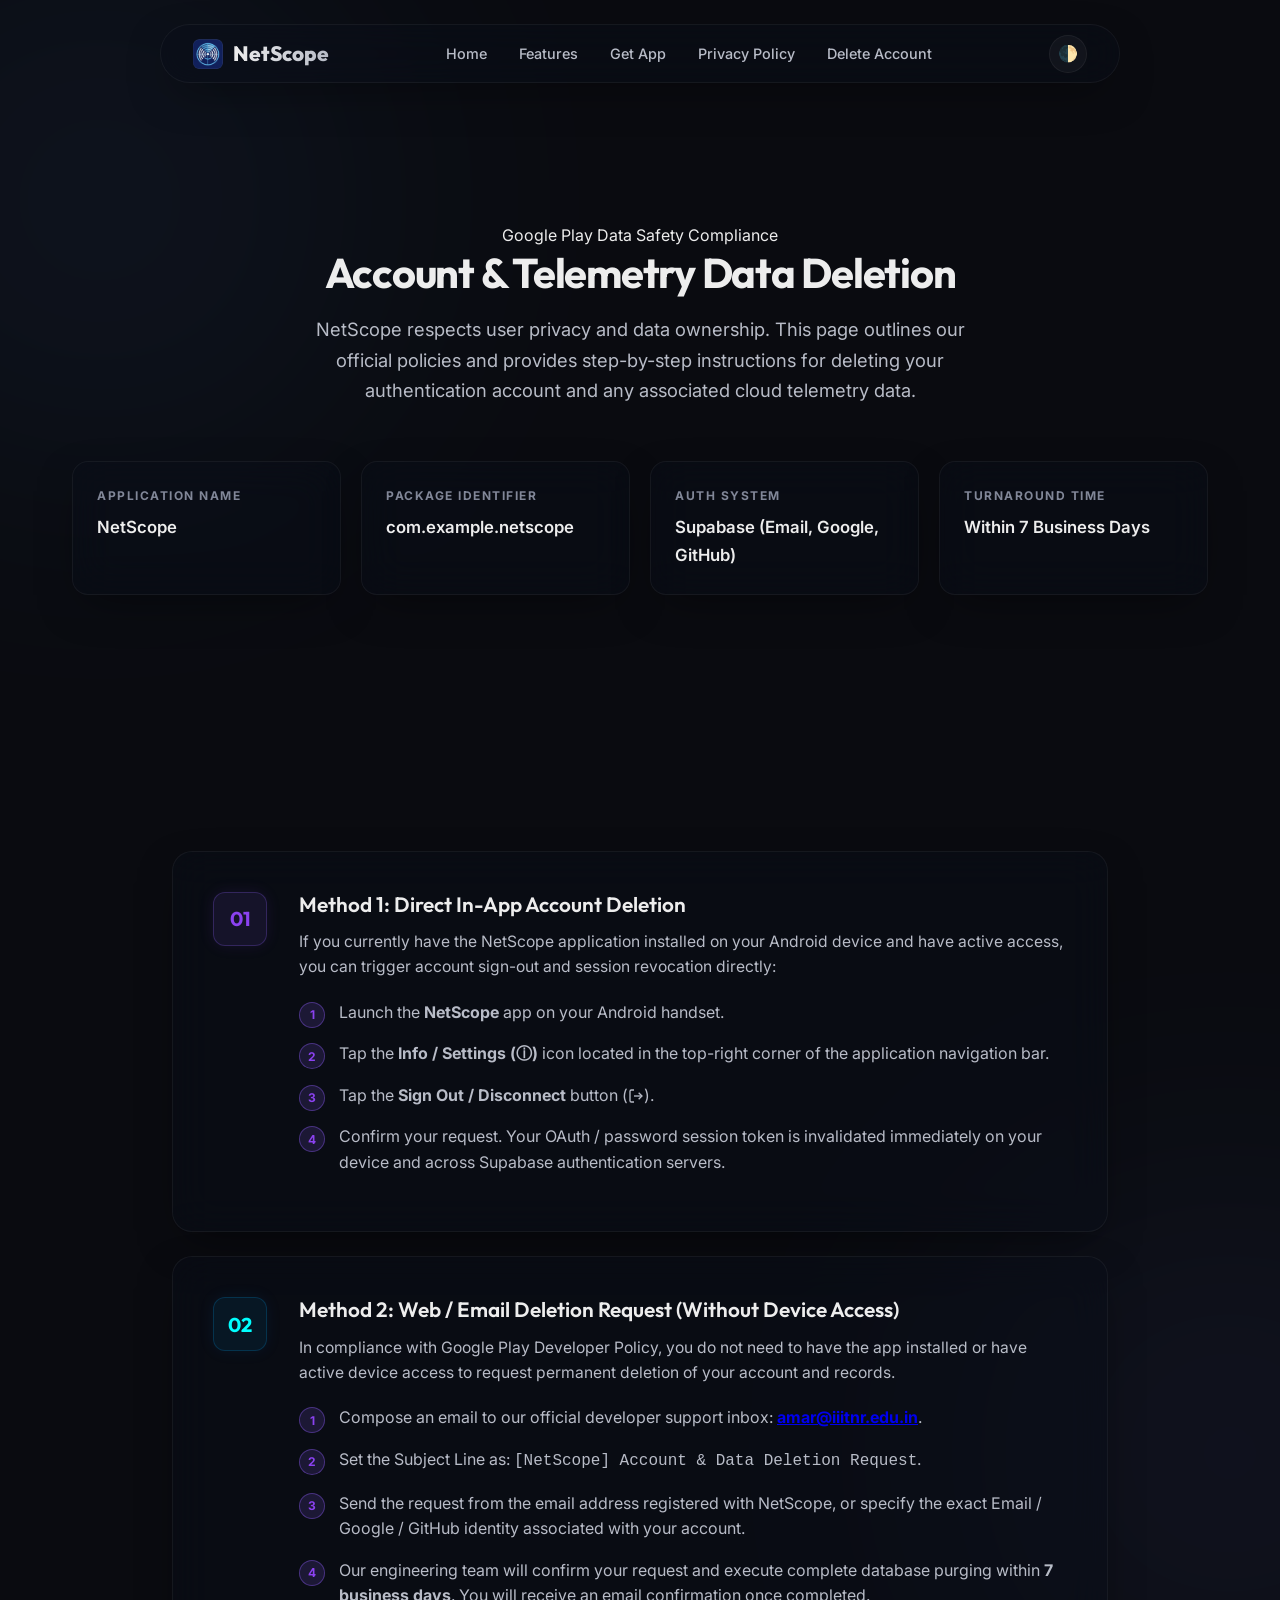
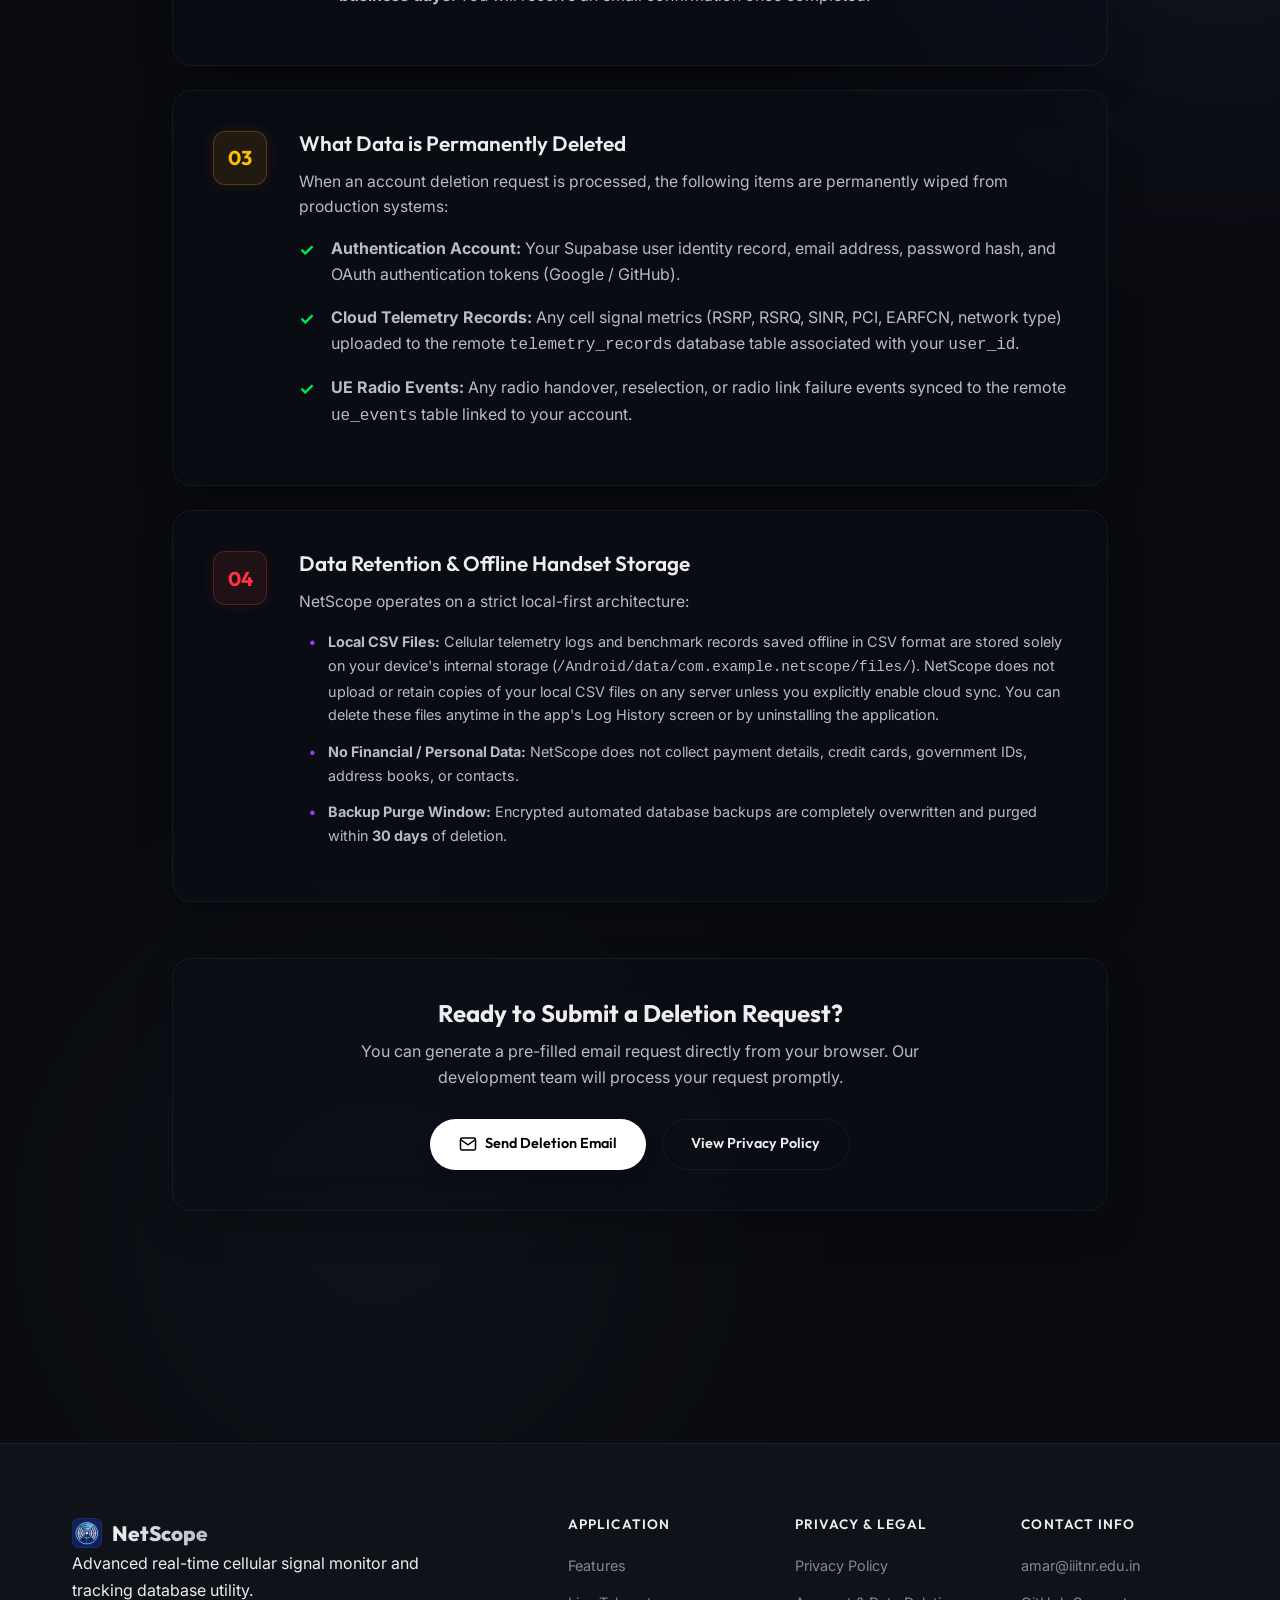
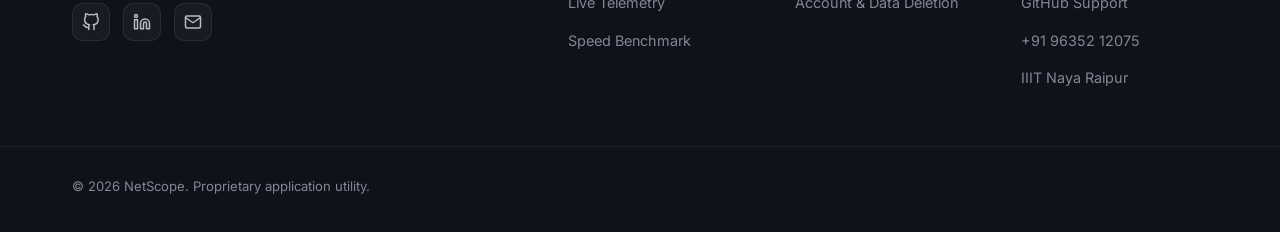
<file: delete-account.html>
<!DOCTYPE html>
<html lang="en" data-theme="dark">

<head>
  <meta charset="UTF-8">
  <meta name="viewport" content="width=device-width, initial-scale=1.0">
  <link rel="icon" type="image/png" href="assets/logo.png">
  <meta name="description"
    content="NetScope - User Account & Telemetry Data Deletion Instructions. Learn how to request permanent deletion of your NetScope account and cloud telemetry data.">
  <meta name="author" content="NetScope Team">
  <meta property="og:title" content="NetScope - Account & Telemetry Data Deletion">
  <meta property="og:description"
    content="Step-by-step instructions on how users can request their NetScope account and cloud telemetry data to be deleted.">
  <meta property="og:type" content="website">
  <meta property="og:url" content="https://netscope.amarsinha.in/delete-account.html">
  <meta property="og:image" content="https://netscope.amarsinha.in/assets/logo.png">

  <link rel="canonical" href="https://netscope.amarsinha.in/delete-account.html">

  <title>Account & Data Deletion | NetScope</title>

  <!-- Preconnect and Google Fonts -->
  <link rel="preconnect" href="https://fonts.googleapis.com">
  <link rel="preconnect" href="https://fonts.gstatic.com" crossorigin>
  <link
    href="https://fonts.googleapis.com/css2?family=Inter:wght@300;400;500;600;700&family=Outfit:wght@400;500;600;700;800&family=JetBrains+Mono:wght@400;500;700&display=swap"
    rel="stylesheet">

  <!-- Stylesheet -->
  <link rel="stylesheet" href="style.css">
  <style>
    .subpage-hero {
      padding: 7rem 0 3rem;
      text-align: center;
    }
    .deletion-meta-grid {
      display: grid;
      grid-template-columns: repeat(auto-fit, minmax(220px, 1fr));
      gap: 1.25rem;
      margin: 2.5rem 0 3.5rem;
    }
    .deletion-meta-card {
      padding: 1.5rem;
      border-radius: 16px;
      text-align: left;
    }
    .deletion-meta-card .meta-label {
      font-size: 0.75rem;
      font-weight: 700;
      letter-spacing: 1.5px;
      text-transform: uppercase;
      color: var(--text-muted);
      margin-bottom: 0.5rem;
    }
    .deletion-meta-card .meta-value {
      font-size: 1.05rem;
      font-weight: 600;
      color: var(--text-primary);
    }
    .deletion-steps-list {
      list-style: none;
      padding: 0;
      margin: 1.25rem 0 0;
      counter-reset: step-counter;
    }
    .deletion-steps-list li {
      position: relative;
      padding-left: 2.5rem;
      margin-bottom: 1rem;
      color: var(--text-secondary);
      line-height: 1.6;
    }
    .deletion-steps-list li::before {
      counter-increment: step-counter;
      content: counter(step-counter);
      position: absolute;
      left: 0;
      top: 2px;
      width: 24px;
      height: 24px;
      border-radius: 50%;
      background: rgba(139, 92, 246, 0.15);
      border: 1px solid rgba(139, 92, 246, 0.4);
      color: var(--primary);
      font-size: 0.75rem;
      font-weight: 700;
      display: flex;
      align-items: center;
      justify-content: center;
    }
    .action-cta-box {
      margin: 3.5rem 0;
      padding: 2.5rem;
      text-align: center;
      border-radius: 20px;
    }
    .action-cta-box h3 {
      font-family: var(--font-header);
      font-size: 1.5rem;
      margin-bottom: 0.75rem;
      color: var(--text-primary);
    }
    .action-cta-box p {
      color: var(--text-secondary);
      max-width: 600px;
      margin: 0 auto 1.75rem;
      line-height: 1.6;
    }
    .cta-button-group {
      display: flex;
      gap: 1rem;
      justify-content: center;
      flex-wrap: wrap;
    }
  </style>
</head>

<body>
  <!-- Ambient background glow blobs -->
  <div class="bg-glow-blob blob-1" aria-hidden="true"></div>
  <div class="bg-glow-blob blob-2" aria-hidden="true"></div>
  <div class="bg-glow-blob blob-3" aria-hidden="true"></div>

  <!-- Header / Floating Glassmorphism Pill Navigation -->
  <header id="site-header">
    <div class="container header-container">
      <nav id="main-nav" class="nav-pill glass" aria-label="Main Navigation">
        <a href="index.html" class="logo">
          <img src="assets/logo.png" alt="NetScope App Icon" class="logo-img">
          <span class="logo-text">NetScope</span>
        </a>
        <div class="nav-links-wrapper">
          <a href="index.html" class="nav-link">Home</a>
          <a href="index.html#features" class="nav-link">Features</a>
          <a href="index.html#download" class="nav-link">Get App</a>
          <a href="privacy.html" class="nav-link">Privacy Policy</a>
          <a href="delete-account.html" class="nav-link active">Delete Account</a>
        </div>
        <div class="nav-right">
          <button id="theme-toggle-btn" class="theme-toggle-nav" aria-label="Toggle light/dark color theme">🌓</button>
          <button class="mobile-nav-toggle" aria-label="Toggle Navigation Menu" aria-expanded="false">
            <span class="bar"></span>
            <span class="bar"></span>
            <span class="bar"></span>
          </button>
        </div>
      </nav>
    </div>
  </header>

  <main>
    <section class="subpage-hero">
      <div class="container">
        <div class="badge">Google Play Data Safety Compliance</div>
        <h1 class="section-title">Account & Telemetry Data Deletion</h1>
        <p class="section-subtitle">
          NetScope respects user privacy and data ownership. This page outlines our official policies and provides
          step-by-step instructions for deleting your authentication account and any associated cloud telemetry data.
        </p>

        <!-- Quick Facts Meta Grid -->
        <div class="deletion-meta-grid">
          <div class="deletion-meta-card glass">
            <div class="meta-label">Application Name</div>
            <div class="meta-value">NetScope</div>
          </div>
          <div class="deletion-meta-card glass">
            <div class="meta-label">Package Identifier</div>
            <div class="meta-value">com.example.netscope</div>
          </div>
          <div class="deletion-meta-card glass">
            <div class="meta-label">Auth System</div>
            <div class="meta-value">Supabase (Email, Google, GitHub)</div>
          </div>
          <div class="deletion-meta-card glass">
            <div class="meta-label">Turnaround Time</div>
            <div class="meta-value">Within 7 Business Days</div>
          </div>
        </div>
      </div>
    </section>

    <!-- Detailed Deletion Guide -->
    <section id="account-and-data-deletion">
      <div class="container container-privacy">
        <div class="privacy-stack">

          <!-- Card 1: In-App Deletion -->
          <div class="privacy-card glass">
            <div class="privacy-badge badge-purple">01</div>
            <div class="privacy-content">
              <h3>Method 1: Direct In-App Account Deletion</h3>
              <p>
                If you currently have the NetScope application installed on your Android device and have active access,
                you can trigger account sign-out and session revocation directly:
              </p>
              <ol class="deletion-steps-list">
                <li>Launch the <strong>NetScope</strong> app on your Android handset.</li>
                <li>Tap the <strong>Info / Settings (ⓘ)</strong> icon located in the top-right corner of the application navigation bar.</li>
                <li>Tap the <strong>Sign Out / Disconnect</strong> button (<svg style="display:inline-block; vertical-align:middle; width:16px; height:16px;" viewBox="0 0 24 24" fill="none" stroke="currentColor" stroke-width="2"><path d="M9 21H5a2 2 0 0 1-2-2V5a2 2 0 0 1 2-2h4"></path><polyline points="16 17 21 12 16 7"></polyline><line x1="21" y1="12" x2="9" y2="12"></line></svg>).</li>
                <li>Confirm your request. Your OAuth / password session token is invalidated immediately on your device and across Supabase authentication servers.</li>
              </ol>
            </div>
          </div>

          <!-- Card 2: Web & Email Deletion -->
          <div class="privacy-card glass">
            <div class="privacy-badge badge-cyan">02</div>
            <div class="privacy-content">
              <h3>Method 2: Web / Email Deletion Request (Without Device Access)</h3>
              <p>
                In compliance with Google Play Developer Policy, you do not need to have the app installed or have active device access to request permanent deletion of your account and records.
              </p>
              <ol class="deletion-steps-list">
                <li>Compose an email to our official developer support inbox: <a href="mailto:amar@iiitnr.edu.in?subject=%5BNetScope%5D%20Account%20%26%20Data%20Deletion%20Request"><strong>amar@iiitnr.edu.in</strong></a>.</li>
                <li>Set the Subject Line as: <code>[NetScope] Account &amp; Data Deletion Request</code>.</li>
                <li>Send the request from the email address registered with NetScope, or specify the exact Email / Google / GitHub identity associated with your account.</li>
                <li>Our engineering team will confirm your request and execute complete database purging within <strong>7 business days</strong>. You will receive an email confirmation once completed.</li>
              </ol>
            </div>
          </div>

          <!-- Card 3: What Data is Deleted -->
          <div class="privacy-card glass">
            <div class="privacy-badge badge-yellow">03</div>
            <div class="privacy-content">
              <h3>What Data is Permanently Deleted</h3>
              <p>When an account deletion request is processed, the following items are permanently wiped from production systems:</p>
              <ul class="checkmark-list" style="margin-top: 1rem;">
                <li><strong>Authentication Account:</strong> Your Supabase user identity record, email address, password hash, and OAuth authentication tokens (Google / GitHub).</li>
                <li><strong>Cloud Telemetry Records:</strong> Any cell signal metrics (RSRP, RSRQ, SINR, PCI, EARFCN, network type) uploaded to the remote <code>telemetry_records</code> database table associated with your <code>user_id</code>.</li>
                <li><strong>UE Radio Events:</strong> Any radio handover, reselection, or radio link failure events synced to the remote <code>ue_events</code> table linked to your account.</li>
              </ul>
            </div>
          </div>

          <!-- Card 4: Local Offline Storage & Retention -->
          <div class="privacy-card glass">
            <div class="privacy-badge badge-red">04</div>
            <div class="privacy-content">
              <h3>Data Retention & Offline Handset Storage</h3>
              <p>
                NetScope operates on a strict local-first architecture:
              </p>
              <ul class="privacy-list" style="margin-top: 1rem;">
                <li><strong>Local CSV Files:</strong> Cellular telemetry logs and benchmark records saved offline in CSV format are stored solely on your device's internal storage (<code>/Android/data/com.example.netscope/files/</code>). NetScope does not upload or retain copies of your local CSV files on any server unless you explicitly enable cloud sync. You can delete these files anytime in the app's Log History screen or by uninstalling the application.</li>
                <li><strong>No Financial / Personal Data:</strong> NetScope does not collect payment details, credit cards, government IDs, address books, or contacts.</li>
                <li><strong>Backup Purge Window:</strong> Encrypted automated database backups are completely overwritten and purged within <strong>30 days</strong> of deletion.</li>
              </ul>
            </div>
          </div>

        </div>

        <!-- Action Call-to-Action Box -->
        <div class="action-cta-box glass">
          <h3>Ready to Submit a Deletion Request?</h3>
          <p>
            You can generate a pre-filled email request directly from your browser. Our development team will process your request promptly.
          </p>
          <div class="cta-button-group">
            <a href="mailto:amar@iiitnr.edu.in?subject=%5BNetScope%5D%20Account%20%26%20Data%20Deletion%20Request&body=Hello%20NetScope%20Support%20Team%2C%0A%0APlease%20permanently%20delete%20my%20NetScope%20account%20and%20all%20associated%20cloud%20telemetry%20records.%0A%0AMy%20Registered%20Email%20%2F%20OAuth%20Account%3A%20%5BInsert%20your%20email%20here%5D%0AApp%20Package%3A%20com.example.netscope%0A%0AThank%20you."
              class="btn btn-primary">
              <svg style="width:18px; height:18px; margin-right:8px; vertical-align:middle;" viewBox="0 0 24 24" fill="none" stroke="currentColor" stroke-width="2"><path d="M4 4h16c1.1 0 2 .9 2 2v12c0 1.1-.9 2-2 2H4c-1.1 0-2-.9-2-2V6c0-1.1.9-2 2-2z"></path><polyline points="22,6 12,13 2,6"></polyline></svg>
              <span>Send Deletion Email</span>
            </a>
            <a href="privacy.html" class="btn btn-outline">
              <span>View Privacy Policy</span>
            </a>
          </div>
        </div>

      </div>
    </section>
  </main>

  <!-- Footer -->
  <footer id="site-footer">
    <div class="container footer-container">
      <div class="footer-brand">
        <div class="logo">
          <img src="assets/logo.png" alt="NetScope App Icon" class="logo-img" loading="lazy">
          <span class="logo-text">NetScope</span>
        </div>
        <p>Advanced real-time cellular signal monitor and tracking database utility.</p>
        <div class="footer-socials">
          <a href="https://github.com/GeekLuffy/NetScope" target="_blank" rel="noopener noreferrer" aria-label="GitHub" class="social-icon-link">
            <svg viewBox="0 0 24 24" fill="none" stroke="currentColor" stroke-width="2" stroke-linecap="round" stroke-linejoin="round">
              <path d="M9 19c-5 1.5-5-2.5-7-3m14 6v-3.87a3.37 3.37 0 0 0-.94-2.61c3.14-.35 6.44-1.54 6.44-7A5.44 5.44 0 0 0 20 4.77 5.07 5.07 0 0 0 19.91 1S18.73.65 16 2.48a13.38 13.38 0 0 0-7 0C6.27.65 5.09 1 5.09 1A5.07 5.07 0 0 0 5 4.77a5.44 5.44 0 0 0-1.5 3.78c0 5.42 3.3 6.61 6.44 7A3.37 3.37 0 0 0 9 18.13V22"></path>
            </svg>
          </a>
          <a href="https://www.linkedin.com/in/amarcrj/" target="_blank" rel="noopener noreferrer" aria-label="LinkedIn" class="social-icon-link">
            <svg viewBox="0 0 24 24" fill="none" stroke="currentColor" stroke-width="2" stroke-linecap="round" stroke-linejoin="round">
              <path d="M16 8a6 6 0 0 1 6 6v7h-4v-7a2 2 0 0 0-2-2 2 2 0 0 0-2 2v7h-4v-7a6 6 0 0 1 6-6z"></path>
              <rect x="2" y="9" width="4" height="12"></rect>
              <circle cx="4" cy="4" r="2"></circle>
            </svg>
          </a>
          <a href="mailto:amar@iiitnr.edu.in" aria-label="Email" class="social-icon-link">
            <svg viewBox="0 0 24 24" fill="none" stroke="currentColor" stroke-width="2" stroke-linecap="round" stroke-linejoin="round">
              <path d="M4 4h16c1.1 0 2 .9 2 2v12c0 1.1-.9 2-2 2H4c-1.1 0-2-.9-2-2V6c0-1.1.9-2 2-2z"></path>
              <polyline points="22,6 12,13 2,6"></polyline>
            </svg>
          </a>
        </div>
      </div>
      <div class="footer-links">
        <div class="link-col">
          <h4>Application</h4>
          <a href="index.html#features">Features</a>
          <a href="index.html#telemetry">Live Telemetry</a>
          <a href="index.html#speed-test">Speed Benchmark</a>
        </div>
        <div class="link-col">
          <h4>Privacy &amp; Legal</h4>
          <a href="privacy.html">Privacy Policy</a>
          <a href="delete-account.html">Account &amp; Data Deletion</a>
        </div>
        <div class="link-col">
          <h4>Contact Info</h4>
          <a href="mailto:amar@iiitnr.edu.in">amar@iiitnr.edu.in</a>
          <a href="https://github.com/GeekLuffy/NetScope" target="_blank" rel="noopener noreferrer">GitHub Support</a>
          <a href="tel:+919635212075" class="footer-contact-link">+91 96352 12075</a>
          <a href="https://maps.google.com/?q=IIIT+Naya+Raipur" target="_blank" rel="noopener noreferrer" class="footer-address-link">IIIT Naya Raipur</a>
        </div>
      </div>
    </div>
    <div class="footer-bottom">
      <div class="container footer-bottom-container">
        <p>&copy; 2026 NetScope. Proprietary application utility.</p>
      </div>
    </div>
  </footer>

  <!-- Scripts -->
  <script src="app.js"></script>
</body>

</html>
</file>
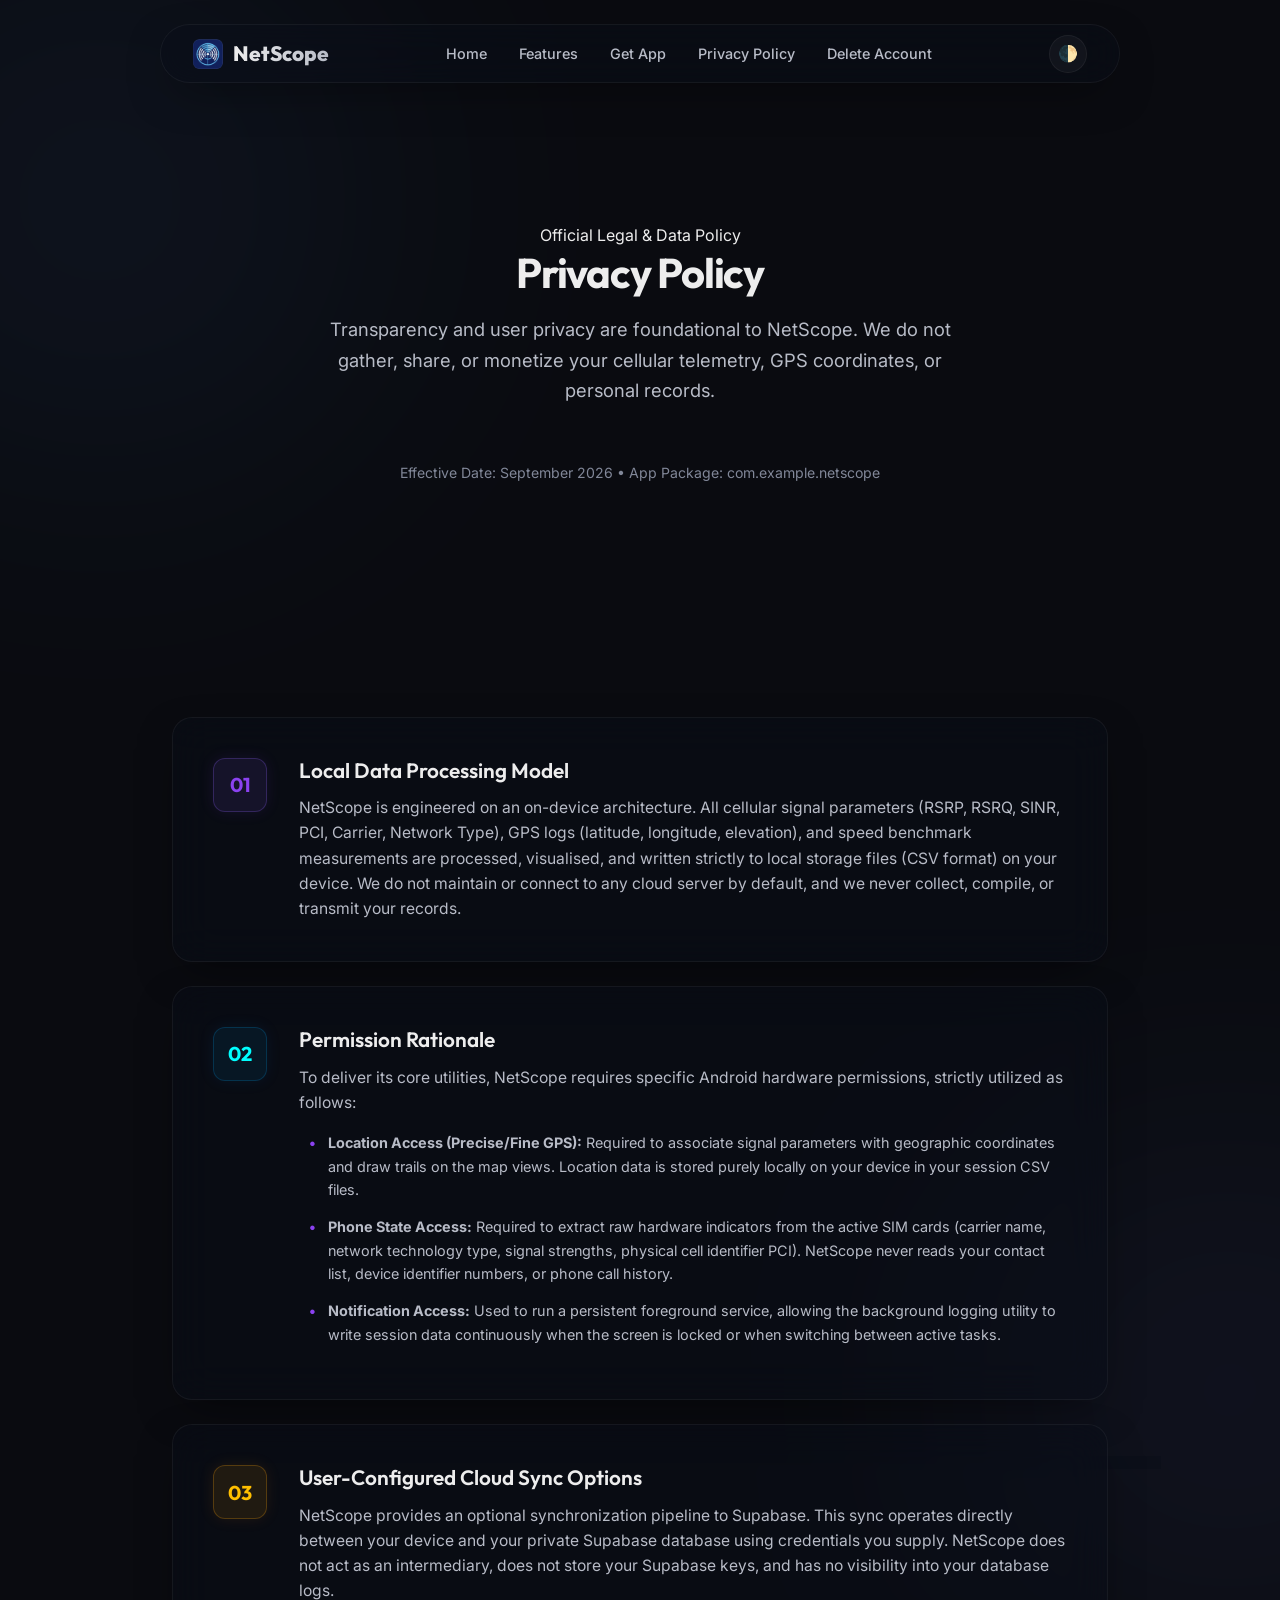
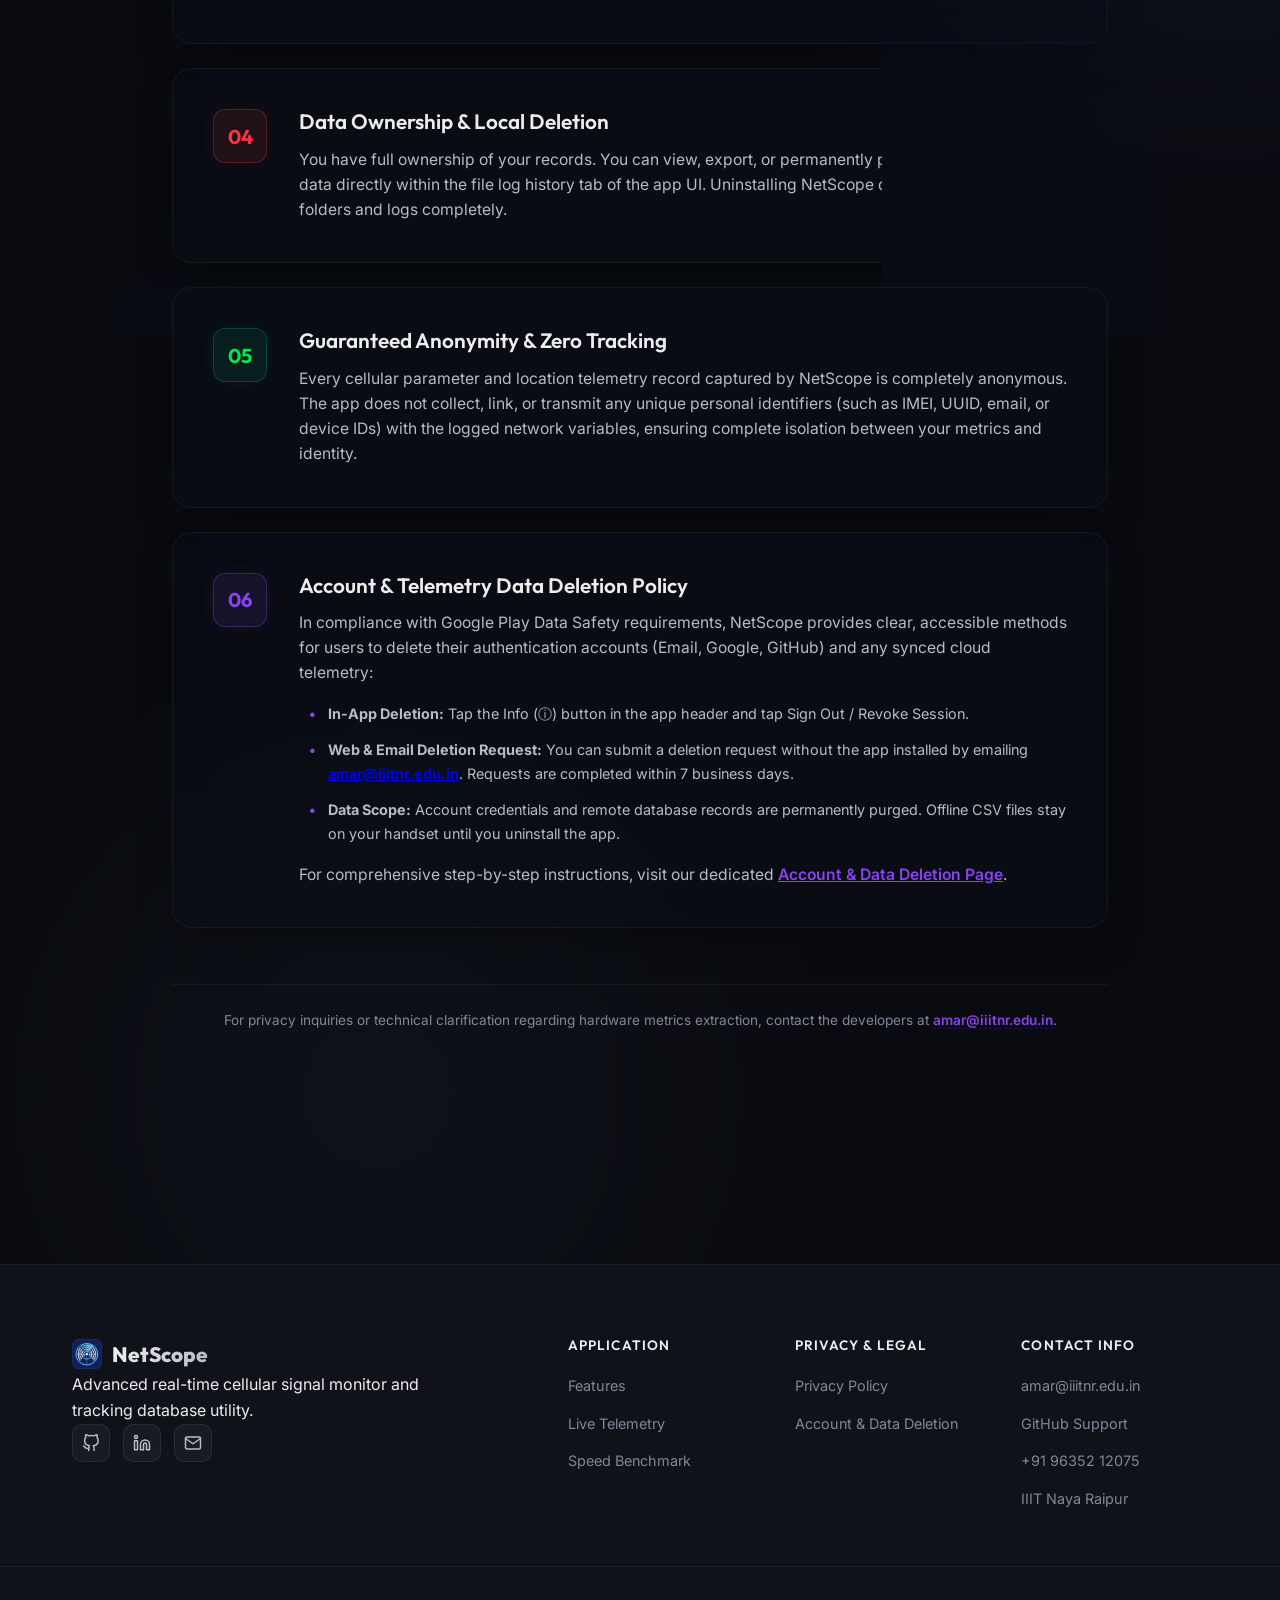
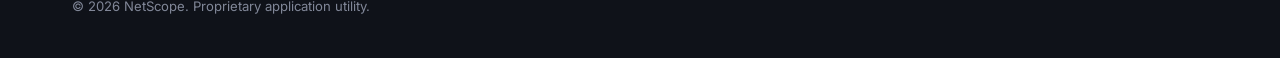
<file: privacy.html>
<!DOCTYPE html>
<html lang="en" data-theme="dark">

<head>
  <meta charset="UTF-8">
  <meta name="viewport" content="width=device-width, initial-scale=1.0">
  <link rel="icon" type="image/png" href="assets/logo.png">
  <meta name="description"
    content="NetScope Privacy Policy - Learn how NetScope protects your telemetry, GPS data, and user account privacy.">
  <meta name="author" content="NetScope Team">
  <meta property="og:title" content="NetScope - Privacy Policy">
  <meta property="og:description"
    content="Transparency and privacy are fundamental to NetScope. We do not gather, share, or sell your telemetry or coordinate details.">
  <meta property="og:type" content="website">
  <meta property="og:url" content="https://netscope.amarsinha.in/privacy.html">
  <meta property="og:image" content="https://netscope.amarsinha.in/assets/logo.png">

  <link rel="canonical" href="https://netscope.amarsinha.in/privacy.html">

  <title>Privacy Policy | NetScope</title>

  <!-- Preconnect and Google Fonts -->
  <link rel="preconnect" href="https://fonts.googleapis.com">
  <link rel="preconnect" href="https://fonts.gstatic.com" crossorigin>
  <link
    href="https://fonts.googleapis.com/css2?family=Inter:wght@300;400;500;600;700&family=Outfit:wght@400;500;600;700;800&family=JetBrains+Mono:wght@400;500;700&display=swap"
    rel="stylesheet">

  <!-- Stylesheet -->
  <link rel="stylesheet" href="style.css">
  <style>
    .subpage-hero {
      padding: 7rem 0 3rem;
      text-align: center;
    }
    .privacy-header-meta {
      margin: 1.5rem 0 2rem;
      color: var(--text-muted);
      font-size: 0.88rem;
    }
  </style>
</head>

<body>
  <!-- Ambient background glow blobs -->
  <div class="bg-glow-blob blob-1" aria-hidden="true"></div>
  <div class="bg-glow-blob blob-2" aria-hidden="true"></div>
  <div class="bg-glow-blob blob-3" aria-hidden="true"></div>

  <!-- Header / Floating Glassmorphism Pill Navigation -->
  <header id="site-header">
    <div class="container header-container">
      <nav id="main-nav" class="nav-pill glass" aria-label="Main Navigation">
        <a href="index.html" class="logo">
          <img src="assets/logo.png" alt="NetScope App Icon" class="logo-img">
          <span class="logo-text">NetScope</span>
        </a>
        <div class="nav-links-wrapper">
          <a href="index.html" class="nav-link">Home</a>
          <a href="index.html#features" class="nav-link">Features</a>
          <a href="index.html#download" class="nav-link">Get App</a>
          <a href="privacy.html" class="nav-link active">Privacy Policy</a>
          <a href="delete-account.html" class="nav-link">Delete Account</a>
        </div>
        <div class="nav-right">
          <button id="theme-toggle-btn" class="theme-toggle-nav" aria-label="Toggle light/dark color theme">🌓</button>
          <button class="mobile-nav-toggle" aria-label="Toggle Navigation Menu" aria-expanded="false">
            <span class="bar"></span>
            <span class="bar"></span>
            <span class="bar"></span>
          </button>
        </div>
      </nav>
    </div>
  </header>

  <main>
    <section class="subpage-hero">
      <div class="container">
        <div class="badge">Official Legal &amp; Data Policy</div>
        <h1 class="section-title">Privacy Policy</h1>
        <p class="section-subtitle">
          Transparency and user privacy are foundational to NetScope. We do not gather, share, or monetize your cellular telemetry, GPS coordinates, or personal records.
        </p>
        <div class="privacy-header-meta">
          <span>Effective Date: September 2026</span> • <span>App Package: com.example.netscope</span>
        </div>
      </div>
    </section>

    <!-- Privacy Stack Section -->
    <section id="privacy-content-section">
      <div class="container container-privacy">
        <div class="privacy-stack">

          <!-- Card 1 -->
          <div class="privacy-card glass">
            <div class="privacy-badge badge-purple">01</div>
            <div class="privacy-content">
              <h3>Local Data Processing Model</h3>
              <p>NetScope is engineered on an on-device architecture. All cellular signal parameters (RSRP, RSRQ,
                SINR, PCI, Carrier, Network Type), GPS logs (latitude, longitude, elevation), and speed benchmark
                measurements are processed, visualised, and written strictly to local storage files (CSV format) on
                your device. We do not maintain or connect to any cloud server by default, and we never collect,
                compile, or transmit your records.</p>
            </div>
          </div>

          <!-- Card 2 -->
          <div class="privacy-card glass">
            <div class="privacy-badge badge-cyan">02</div>
            <div class="privacy-content">
              <h3>Permission Rationale</h3>
              <p>To deliver its core utilities, NetScope requires specific Android hardware permissions,
                strictly utilized as follows:</p>
              <ul class="privacy-list">
                <li><strong>Location Access (Precise/Fine GPS):</strong> Required to associate signal parameters with
                  geographic coordinates and draw trails on the map views. Location data is stored purely locally on
                  your device in your session CSV files.</li>
                <li><strong>Phone State Access:</strong> Required to extract raw hardware indicators from the active
                  SIM cards (carrier name, network technology type, signal strengths, physical cell identifier PCI).
                  NetScope never reads your contact list, device identifier numbers, or phone call history.</li>
                <li><strong>Notification Access:</strong> Used to run a persistent foreground service, allowing the
                  background logging utility to write session data continuously when the screen is locked or when
                  switching between active tasks.</li>
              </ul>
            </div>
          </div>

          <!-- Card 3 -->
          <div class="privacy-card glass">
            <div class="privacy-badge badge-yellow">03</div>
            <div class="privacy-content">
              <h3>User-Configured Cloud Sync Options</h3>
              <p>NetScope provides an optional synchronization pipeline to Supabase. This sync operates directly
                between your device and your private Supabase database using credentials you supply. NetScope does not
                act as an intermediary, does not store your Supabase keys, and has no visibility into your database
                logs.</p>
            </div>
          </div>

          <!-- Card 4 -->
          <div class="privacy-card glass">
            <div class="privacy-badge badge-red">04</div>
            <div class="privacy-content">
              <h3>Data Ownership &amp; Local Deletion</h3>
              <p>You have full ownership of your records. You can view, export, or permanently purge any logged CSV
                data directly within the file log history tab of the app UI. Uninstalling NetScope deletes all local
                data folders and logs completely.</p>
            </div>
          </div>

          <!-- Card 5 -->
          <div class="privacy-card glass">
            <div class="privacy-badge badge-green">05</div>
            <div class="privacy-content">
              <h3>Guaranteed Anonymity &amp; Zero Tracking</h3>
              <p>Every cellular parameter and location telemetry record captured by NetScope is completely anonymous.
                The app does not collect, link, or transmit any unique personal identifiers (such as IMEI, UUID,
                email, or device IDs) with the logged network variables, ensuring complete isolation between your
                metrics and identity.</p>
            </div>
          </div>

          <!-- Card 6: Account & Data Deletion (Google Play Compliance Anchor) -->
          <div class="privacy-card glass" id="account-and-data-deletion">
            <div class="privacy-badge badge-purple">06</div>
            <div class="privacy-content">
              <h3>Account &amp; Telemetry Data Deletion Policy</h3>
              <p>
                In compliance with Google Play Data Safety requirements, NetScope provides clear, accessible methods for
                users to delete their authentication accounts (Email, Google, GitHub) and any synced cloud telemetry:
              </p>
              <ul class="privacy-list">
                <li><strong>In-App Deletion:</strong> Tap the Info (ⓘ) button in the app header and tap Sign Out / Revoke Session.</li>
                <li><strong>Web &amp; Email Deletion Request:</strong> You can submit a deletion request without the app installed by emailing <a href="mailto:amar@iiitnr.edu.in?subject=%5BNetScope%5D%20Account%20%26%20Data%20Deletion%20Request"><strong>amar@iiitnr.edu.in</strong></a>. Requests are completed within 7 business days.</li>
                <li><strong>Data Scope:</strong> Account credentials and remote database records are permanently purged. Offline CSV files stay on your handset until you uninstall the app.</li>
              </ul>
              <p style="margin-top: 1rem;">
                For comprehensive step-by-step instructions, visit our dedicated <a href="delete-account.html" style="color: var(--primary); text-decoration: underline; font-weight: 600;">Account &amp; Data Deletion Page</a>.
              </p>
            </div>
          </div>

        </div>

        <div class="privacy-section-footer text-center" style="margin: 3.5rem 0;">
          For privacy inquiries or technical clarification regarding hardware metrics extraction, contact the developers at <a href="mailto:amar@iiitnr.edu.in" class="privacy-footer-link">amar@iiitnr.edu.in</a>.
        </div>
      </div>
    </section>
  </main>

  <!-- Footer -->
  <footer id="site-footer">
    <div class="container footer-container">
      <div class="footer-brand">
        <div class="logo">
          <img src="assets/logo.png" alt="NetScope App Icon" class="logo-img" loading="lazy">
          <span class="logo-text">NetScope</span>
        </div>
        <p>Advanced real-time cellular signal monitor and tracking database utility.</p>
        <div class="footer-socials">
          <a href="https://github.com/GeekLuffy/NetScope" target="_blank" rel="noopener noreferrer" aria-label="GitHub" class="social-icon-link">
            <svg viewBox="0 0 24 24" fill="none" stroke="currentColor" stroke-width="2" stroke-linecap="round" stroke-linejoin="round">
              <path d="M9 19c-5 1.5-5-2.5-7-3m14 6v-3.87a3.37 3.37 0 0 0-.94-2.61c3.14-.35 6.44-1.54 6.44-7A5.44 5.44 0 0 0 20 4.77 5.07 5.07 0 0 0 19.91 1S18.73.65 16 2.48a13.38 13.38 0 0 0-7 0C6.27.65 5.09 1 5.09 1A5.07 5.07 0 0 0 5 4.77a5.44 5.44 0 0 0-1.5 3.78c0 5.42 3.3 6.61 6.44 7A3.37 3.37 0 0 0 9 18.13V22"></path>
            </svg>
          </a>
          <a href="https://www.linkedin.com/in/amarcrj/" target="_blank" rel="noopener noreferrer" aria-label="LinkedIn" class="social-icon-link">
            <svg viewBox="0 0 24 24" fill="none" stroke="currentColor" stroke-width="2" stroke-linecap="round" stroke-linejoin="round">
              <path d="M16 8a6 6 0 0 1 6 6v7h-4v-7a2 2 0 0 0-2-2 2 2 0 0 0-2 2v7h-4v-7a6 6 0 0 1 6-6z"></path>
              <rect x="2" y="9" width="4" height="12"></rect>
              <circle cx="4" cy="4" r="2"></circle>
            </svg>
          </a>
          <a href="mailto:amar@iiitnr.edu.in" aria-label="Email" class="social-icon-link">
            <svg viewBox="0 0 24 24" fill="none" stroke="currentColor" stroke-width="2" stroke-linecap="round" stroke-linejoin="round">
              <path d="M4 4h16c1.1 0 2 .9 2 2v12c0 1.1-.9 2-2 2H4c-1.1 0-2-.9-2-2V6c0-1.1.9-2 2-2z"></path>
              <polyline points="22,6 12,13 2,6"></polyline>
            </svg>
          </a>
        </div>
      </div>
      <div class="footer-links">
        <div class="link-col">
          <h4>Application</h4>
          <a href="index.html#features">Features</a>
          <a href="index.html#telemetry">Live Telemetry</a>
          <a href="index.html#speed-test">Speed Benchmark</a>
        </div>
        <div class="link-col">
          <h4>Privacy &amp; Legal</h4>
          <a href="privacy.html">Privacy Policy</a>
          <a href="delete-account.html">Account &amp; Data Deletion</a>
        </div>
        <div class="link-col">
          <h4>Contact Info</h4>
          <a href="mailto:amar@iiitnr.edu.in">amar@iiitnr.edu.in</a>
          <a href="https://github.com/GeekLuffy/NetScope" target="_blank" rel="noopener noreferrer">GitHub Support</a>
          <a href="tel:+919635212075" class="footer-contact-link">+91 96352 12075</a>
          <a href="https://maps.google.com/?q=IIIT+Naya+Raipur" target="_blank" rel="noopener noreferrer" class="footer-address-link">IIIT Naya Raipur</a>
        </div>
      </div>
    </div>
    <div class="footer-bottom">
      <div class="container footer-bottom-container">
        <p>&copy; 2026 NetScope. Proprietary application utility.</p>
      </div>
    </div>
  </footer>

  <!-- Scripts -->
  <script src="app.js"></script>
</body>

</html>
</file>
<file: style.css>
/* ----------------------------------------------------
   NetScope Premium Stylesheet - Vibe REDESIGN
   ---------------------------------------------------- */

/* --- Custom Properties (Design System Tokens) --- */
:root {
  /* Supabase-Style Light Theme Variables */
  --bg-dark: hsl(210, 20%, 98%);
  --bg-dark-card: rgba(255, 255, 255, 0.45); /* High Translucency Glass */
  --bg-dark-accent: hsl(210, 15%, 95%);
  --border-glass: rgba(0, 0, 0, 0.06);
  
  --text-primary: hsl(220, 40%, 12%);
  --text-secondary: hsl(220, 15%, 38%);
  --text-muted: hsl(220, 10%, 55%);
  
  --primary: hsl(265, 85%, 55%);
  --primary-glow: rgba(130, 70, 240, 0.12);
  --primary-hover: hsl(265, 85%, 48%);
  
  --neon-cyan: hsl(190, 95%, 40%);
  --neon-cyan-glow: rgba(0, 220, 255, 0.2);
  
  --neon-purple: hsl(285, 85%, 50%);
  --neon-purple-glow: rgba(200, 50, 255, 0.2);
  
  --neon-green: hsl(140, 85%, 35%);
  --neon-green-glow: rgba(0, 200, 50, 0.2);
  
  --neon-red: hsl(355, 85%, 50%);
  --neon-red-glow: rgba(255, 50, 70, 0.2);
  
  --neon-yellow: hsl(42, 90%, 42%);
  --neon-yellow-glow: rgba(255, 180, 0, 0.2);
  
  --glass-blur: blur(20px); /* Upgraded blur */
  --font-header: 'Outfit', sans-serif;
  --font-body: 'Inter', sans-serif;
  --font-mono: 'JetBrains Mono', monospace;
  
  --transition-smooth: all 0.4s cubic-bezier(0.16, 1, 0.3, 1); /* Smoother bezier */
  --transition-fast: all 0.15s ease-out;
  
  --container-width: 1200px;

  /* Phone Mockup Responsive Scale Variables */
  --phone-scale: 1;
  --phone-w: 310px;
  --phone-h: 650px;
  --radar-size: 130px;
  --grid-gap: 0.8rem;
  --card-padding: 0.9rem;
}

/* --- Dark Theme Variables --- */
[data-theme="dark"] {
  --bg-dark: hsl(224, 25%, 5%);
  --bg-dark-card: rgba(10, 14, 26, 0.45);
  --bg-dark-accent: hsl(224, 25%, 8%);
  --border-glass: rgba(255, 255, 255, 0.05);
  
  --text-primary: hsl(0, 0%, 93%);
  --text-secondary: hsl(224, 12%, 75%);
  --text-muted: hsl(224, 10%, 55%);
  
  --primary: hsl(265, 85%, 60%);
  --primary-glow: hsla(265, 85%, 60%, 0.2);
  --primary-hover: hsl(265, 85%, 65%);
  
  --neon-cyan: hsl(180, 100%, 50%);
  --neon-cyan-glow: hsla(180, 100%, 50%, 0.35);
  
  --neon-purple: hsl(285, 100%, 60%);
  --neon-purple-glow: hsla(285, 100%, 60%, 0.35);
  
  --neon-green: hsl(140, 100%, 45%);
  --neon-green-glow: hsla(140, 100%, 45%, 0.35);
  
  --neon-red: hsl(355, 100%, 60%);
  --neon-red-glow: hsla(355, 100%, 60%, 0.35);
  
  --neon-yellow: hsl(45, 100%, 50%);
  --neon-yellow-glow: hsla(45, 100%, 50%, 0.35);
}

/* --- Core Reset --- */
* {
  box-sizing: border-box;
  margin: 0;
  padding: 0;
}

html, body {
  overflow-x: hidden;
  width: 100%;
  position: relative;
}

html {
  scroll-behavior: smooth;
  font-size: 16px;
}

body {
  background-color: var(--bg-dark);
  color: var(--text-primary);
  font-family: var(--font-body);
  line-height: 1.65;
  transition: background-color 0.5s ease, color 0.5s ease;
  padding-top: 110px;
}

/* --- Ambient Glow Blobs --- */
.bg-glow-blob {
  position: absolute;
  width: 500px;
  height: 500px;
  border-radius: 50%;
  filter: blur(140px);
  z-index: -3;
  pointer-events: none;
  opacity: 0.15;
  transition: opacity 0.5s ease;
}

[data-theme="dark"] .bg-glow-blob {
  opacity: 0.08;
}

.blob-1 {
  top: -50px;
  left: -150px;
  background: radial-gradient(circle, var(--primary) 0%, var(--neon-cyan) 100%);
}

.blob-2 {
  top: 35%;
  right: -200px;
  background: radial-gradient(circle, var(--neon-purple) 0%, var(--neon-cyan) 100%);
}

.blob-3 {
  top: 75%;
  left: 10%;
  background: radial-gradient(circle, var(--primary) 0%, var(--neon-green) 100%);
}

/* --- High Performance Background Canvas --- */
#network-canvas {
  position: fixed;
  top: 0;
  left: 0;
  width: 100vw;
  height: 100vh;
  z-index: -2;
  pointer-events: none;
}

/* --- Structural Layout Helpers --- */
.container {
  width: 100%;
  max-width: var(--container-width);
  margin: 0 auto;
  padding: 0 2rem;
}

/* Prevent content blowout in CSS Grid columns on small screens */
.hero-content,
.hero-visual,
.telemetry-content,
.telemetry-visual,
.speed-content,
.speed-visual,
.map-content,
.map-visual,
.integration-content,
.supabase-card-wrap {
  min-width: 0;
}

.container-narrow {
  max-width: 800px;
}

.text-center {
  text-align: center;
}

section {
  padding: 6rem 0;
  position: relative;
}

/* --- Typography --- */
h1, h2, h3, h4 {
  font-family: var(--font-header);
  font-weight: 700;
  line-height: 1.2;
}

.section-title {
  font-size: 2.6rem;
  margin-bottom: 1rem;
  letter-spacing: -0.03em;
  color: var(--text-primary);
}

.section-subtitle {
  color: var(--text-secondary);
  font-size: 1.15rem;
  max-width: 650px;
  margin: 0 auto 3.5rem auto;
  font-weight: 400;
}

.text-glow {
  background: linear-gradient(135deg, var(--primary) 20%, var(--neon-cyan) 100%);
  -webkit-background-clip: text;
  -webkit-text-fill-color: transparent;
  display: inline-block;
}

/* --- Premium Glassmorphism Card Style --- */
.glass {
  background: var(--bg-dark-card);
  backdrop-filter: var(--glass-blur);
  -webkit-backdrop-filter: var(--glass-blur);
  border: 1px solid var(--border-glass);
  border-radius: 20px;
  box-shadow: 0 10px 40px -10px rgba(0, 0, 0, 0.04), 0 1px 1px rgba(0,0,0,0.01);
  transition: var(--transition-smooth);
}

.glass:hover {
  border-color: hsla(265, 85%, 60%, 0.22);
  box-shadow: 0 20px 50px -10px rgba(130, 70, 240, 0.08), 0 1px 1px rgba(130,70,240,0.02);
  transform: translateY(-2px);
}

[data-theme="dark"] .glass {
  box-shadow: 0 15px 45px -15px rgba(0, 0, 0, 0.5);
}

/* --- Buttons --- */
.btn {
  display: inline-flex;
  align-items: center;
  justify-content: center;
  font-family: var(--font-header);
  font-weight: 600;
  padding: 0.8rem 1.8rem;
  border-radius: 30px;
  text-decoration: none;
  cursor: pointer;
  transition: var(--transition-fast);
  font-size: 0.9rem;
  border: none;
}

.btn-primary {
  background-color: var(--text-primary);
  color: var(--bg-dark);
  box-shadow: 0 8px 25px -8px rgba(0,0,0,0.15);
}

.btn-primary:hover {
  background-color: var(--primary);
  color: #fff;
  transform: translateY(-2px);
  box-shadow: 0 12px 30px -10px var(--primary-glow);
}

[data-theme="dark"] .btn-primary {
  background-color: #fff;
  color: #000;
}

.btn-secondary {
  background-color: var(--bg-dark-accent);
  color: var(--text-primary);
  border: 1px solid var(--border-glass);
}

.btn-secondary:hover {
  background-color: var(--primary-glow);
  border-color: var(--primary);
}

.btn-outline {
  background: transparent;
  color: var(--text-primary);
  border: 1px solid var(--border-glass);
}

.btn-outline:hover {
  border-color: var(--primary);
  color: var(--primary);
  background: var(--primary-glow);
}

.btn-full {
  width: 100%;
}

/* --- Floating Pill Navigation Bar --- */
#site-header {
  position: fixed;
  top: 1.5rem;
  left: 0;
  width: 100%;
  z-index: 100;
  background: transparent;
  border: none;
}

.nav-pill {
  max-width: 960px;
  margin: 0 auto;
  border-radius: 50px;
  display: flex;
  justify-content: space-between;
  align-items: center;
  padding: 0.6rem 2rem;
  box-shadow: 0 12px 40px -12px rgba(0, 0, 0, 0.08);
}

.logo {
  display: flex;
  align-items: center;
  gap: 0.6rem;
  font-family: var(--font-header);
  font-size: 1.3rem;
  font-weight: 800;
  text-decoration: none;
  color: inherit;
}

.logo-img {
  width: 30px;
  height: 30px;
  border-radius: 6px;
  object-fit: contain;
}

.logo-text {
  background: linear-gradient(to right, var(--text-primary), var(--text-secondary));
  -webkit-background-clip: text;
  -webkit-text-fill-color: transparent;
}

.nav-links-wrapper {
  display: flex;
  align-items: center;
  gap: 2rem;
}

.nav-link {
  color: var(--text-secondary);
  text-decoration: none;
  font-weight: 500;
  font-size: 0.9rem;
  transition: var(--transition-fast);
}

.nav-link:hover {
  color: var(--primary);
}

.mobile-nav-toggle {
  display: none;
  flex-direction: column;
  gap: 5px;
  background: transparent;
  border: none;
  cursor: pointer;
  padding: 5px;
}

.mobile-nav-toggle .bar {
  width: 22px;
  height: 2px;
  background-color: var(--text-primary);
  transition: var(--transition-fast);
}

/* --- Hero Section --- */
.hero-container {
  display: grid;
  grid-template-columns: 1.05fr 0.95fr;
  align-items: center;
  gap: 4rem;
  min-height: 75vh;
}

.hero-title {
  font-size: 3.6rem;
  font-weight: 800;
  letter-spacing: -0.03em;
  margin-bottom: 1.5rem;
  line-height: 1.15;
}

.hero-subtitle {
  font-size: 1.15rem;
  color: var(--text-secondary);
  margin-bottom: 2.5rem;
  max-width: 550px;
}

.hero-buttons {
  display: flex;
  gap: 1rem;
  margin-bottom: 3.5rem;
}

.hero-quick-stats {
  display: flex;
  gap: 3rem;
  border-top: 1px solid var(--border-glass);
  padding-top: 2rem;
}

.stat-item {
  display: flex;
  flex-direction: column;
}

.stat-val {
  font-family: var(--font-header);
  font-size: 1.4rem;
  font-weight: 700;
  color: var(--text-primary);
}

.stat-lbl {
  font-size: 0.75rem;
  color: var(--text-muted);
  text-transform: uppercase;
  letter-spacing: 0.05em;
}

/* --- Smooth Phone Casing Fix (No separate 3D sides) --- */
.hero-visual {
  position: relative;
  perspective: 1500px;
  display: flex;
  justify-content: center;
  align-items: center;
  width: calc(var(--phone-w) * var(--phone-scale));
  height: calc(var(--phone-h) * var(--phone-scale));
  margin: 0 auto;
}

/* Colored glow blob right behind phone mockup to blend with light theme */
.hero-visual-glow {
  position: absolute;
  width: 350px;
  height: 350px;
  background: radial-gradient(circle, rgba(130, 70, 240, 0.25) 0%, rgba(0, 220, 255, 0.15) 100%);
  filter: blur(70px);
  border-radius: 50%;
  z-index: 1;
  pointer-events: none;
}

.device-3d-wrapper {
  position: absolute;
  width: var(--phone-w);
  height: var(--phone-h);
  transform: scale(var(--phone-scale));
  transform-origin: center center;
  transform-style: preserve-3d;
  z-index: 2;
  transition: transform 0.15s ease-out;
}

.device-3d {
  position: relative;
  width: 100%;
  height: 100%;
  border-radius: 44px;
  transform-style: preserve-3d;
  
  /* Double Bezel - smooth silver titanium border in light theme, space-gray in dark theme */
  border: 12px solid #ffffff;
  outline: 1px solid #e2e8f0;
  
  /* 3D Extrusion using smooth anti-aliased layered shadows */
  box-shadow: 
    0 15px 40px -10px rgba(0, 0, 0, 0.25),
    -2px 2px 0px #e2e8f0,
    -4px 4px 0px #cbd5e1,
    -6px 6px 0px #94a3b8,
    -8px 8px 15px rgba(0, 0, 0, 0.2);
  transition: border-color 0.4s ease, outline-color 0.4s ease, box-shadow 0.4s ease;
}

[data-theme="dark"] .device-3d {
  border-color: #1e293b;
  outline-color: #0f172a;
  box-shadow: 
    0 20px 50px -10px rgba(0, 0, 0, 0.6),
    -2px 2px 0px #0f172a,
    -4px 4px 0px #090d16,
    -6px 6px 12px rgba(0, 0, 0, 0.5);
}

.device-screen {
  position: absolute;
  top: 0;
  left: 0;
  width: 100%;
  height: 100%;
  background: #080a13; /* Deep navy-black */
  border-radius: 32px;
  overflow: hidden;
  display: flex;
  flex-direction: column;
  box-shadow: inset 0 0 20px rgba(0, 0, 0, 0.95);
}

/* --- High-Fidelity App UI Replication --- */
.screenshot-app-header {
  display: flex;
  justify-content: space-between;
  align-items: center;
  padding: 1.8rem 1.4rem 0.8rem 1.4rem;
  border-bottom: 1px solid rgba(255, 255, 255, 0.03);
}

.screenshot-app-title {
  color: #ffffff;
  font-family: var(--font-header);
  font-size: 1.1rem;
  font-weight: 700;
  letter-spacing: 0.15em;
  text-align: center;
}

.info-btn-left {
  width: 20px;
}

.info-btn-right {
  background: transparent;
  border: none;
  color: #00d2ff;
  font-size: 1.2rem;
  cursor: pointer;
}

.screenshot-screen-content {
  flex: 1;
  padding: 1.1rem;
  display: flex;
  flex-direction: column;
  gap: 1rem;
}

/* Radar Monitor Card */
.radar-card-match {
  background: linear-gradient(145deg, #0d1222, #070914);
  border: 1px solid rgba(255, 255, 255, 0.04);
  border-radius: 18px;
  padding: 1.1rem;
  display: flex;
  flex-direction: column;
  align-items: center;
}

.radar-card-title {
  width: 100%;
  text-align: left;
  font-size: 0.65rem;
  font-weight: 700;
  color: #8c9cb3;
  letter-spacing: 0.1em;
  margin-bottom: 1.2rem;
  display: flex;
  align-items: center;
  gap: 0.4rem;
}

.radar-logo {
  color: #00d2ff;
  font-size: 0.8rem;
}

.radar-display {
  position: relative;
  width: var(--radar-size);
  height: var(--radar-size);
  display: flex;
  align-items: center;
  justify-content: center;
  margin-bottom: 1.2rem;
}

/* Radar sweep and ripple animations */
.radar-circle-outer {
  width: 100%;
  height: 100%;
  border-radius: 50%;
  border: 1.5px solid rgba(255, 70, 85, 0.12);
  display: flex;
  align-items: center;
  justify-content: center;
  position: relative;
  overflow: hidden; /* Contains sweep gradient */
}

/* Concentric rippling waves */
.radar-ripple {
  position: absolute;
  top: 50%;
  left: 50%;
  width: 10px;
  height: 10px;
  border: 1px solid rgba(255, 70, 85, 0.45);
  border-radius: 50%;
  transform: translate(-50%, -50%) scale(1);
  opacity: 0;
  pointer-events: none;
  z-index: 1;
}

.ripple-1 { animation: radar-ripple-key 3.5s infinite linear 0s; }
.ripple-2 { animation: radar-ripple-key 3.5s infinite linear 1.1s; }
.ripple-3 { animation: radar-ripple-key 3.5s infinite linear 2.2s; }

@keyframes radar-ripple-key {
  0% { transform: translate(-50%, -50%) scale(1); opacity: 0; }
  8% { opacity: 0.7; }
  100% { transform: translate(-50%, -50%) scale(12); opacity: 0; }
}

/* Rotating sweep arm */
.radar-sweep {
  position: absolute;
  top: 50%;
  left: 50%;
  width: 200%;
  height: 200%;
  background: conic-gradient(from 0deg, rgba(255, 70, 85, 0.28) 0deg, transparent 90deg);
  transform: translate(-50%, -50%) rotate(0deg);
  transform-origin: center;
  animation: radar-sweep-key 4s infinite linear;
  pointer-events: none;
  z-index: 2;
}

@keyframes radar-sweep-key {
  0% { transform: translate(-50%, -50%) rotate(0deg); }
  100% { transform: translate(-50%, -50%) rotate(360deg); }
}

.radar-circle-inner {
  width: calc(var(--radar-size) - 28px);
  height: calc(var(--radar-size) - 28px);
  border-radius: 50%;
  background: #080a13;
  border: 1.5px solid #ff4655;
  box-shadow: 0 0 15px rgba(255, 70, 85, 0.2);
  display: flex;
  flex-direction: column;
  align-items: center;
  justify-content: center;
  z-index: 3;
}

.radar-value {
  font-family: var(--font-header);
  font-size: 1.8rem;
  font-weight: 800;
  color: #ffffff;
  line-height: 1;
}

.radar-unit {
  font-size: 0.65rem;
  color: #8c9cb3;
  margin-top: 2px;
}

.radar-badge-status {
  font-size: 0.5rem;
  font-weight: 800;
  padding: 0.15rem 0.5rem;
  border-radius: 4px;
  border: 1px solid transparent;
  letter-spacing: 0.05em;
  margin-top: 6px;
  transition: all 0.3s ease;
}

.radar-badge-status.status-optimal {
  background-color: rgba(39, 201, 63, 0.12);
  color: #27c93f;
  border-color: rgba(39, 201, 63, 0.25);
}

.radar-badge-status.status-low {
  background-color: rgba(255, 0, 127, 0.12);
  color: #ff007f;
  border-color: rgba(255, 0, 127, 0.25);
}

.radar-badge-status.status-critical {
  background-color: rgba(255, 70, 85, 0.12);
  color: #ff4655;
  border-color: rgba(255, 70, 85, 0.25);
}

/* Radar subrow */
.radar-metrics-row {
  display: flex;
  width: 100%;
  justify-content: space-between;
  align-items: center;
  border-top: 1px solid rgba(255,255,255,0.03);
  padding-top: 0.8rem;
}

.radar-metric-col {
  flex: 1;
  display: flex;
  flex-direction: column;
  align-items: center;
}

.radar-metric-divider {
  width: 1px;
  height: 20px;
  background-color: rgba(255, 255, 255, 0.06);
}

.r-lbl {
  font-size: 0.55rem;
  color: #5d6d82;
  font-weight: 700;
  letter-spacing: 0.05em;
}

.r-val {
  font-size: 0.75rem;
  font-weight: 700;
  color: #ffffff;
  margin-top: 2px;
}

.screenshot-section-label {
  font-size: 0.6rem;
  font-weight: 700;
  color: #8c9cb3;
  letter-spacing: 0.1em;
  margin-top: 0.5rem;
  text-align: left;
}

/* Telemetry Grid Cards */
.screenshot-telemetry-grid {
  display: grid;
  grid-template-columns: 1fr 1fr;
  gap: var(--grid-gap);
}

.telemetry-grid-card {
  background: #0d1222;
  border: 1px solid rgba(255, 255, 255, 0.04);
  border-radius: 14px;
  padding: var(--card-padding);
  display: flex;
  flex-direction: column;
  align-items: flex-start;
}

.card-top-row {
  display: flex;
  justify-content: space-between;
  width: 100%;
  align-items: center;
  margin-bottom: 0.5rem;
}

.c-title {
  font-size: 0.65rem;
  color: #5d6d82;
  font-weight: 700;
}

.c-icon {
  font-size: 0.75rem;
}

.c-value {
  font-family: var(--font-mono);
  font-size: 1.15rem;
  font-weight: 700;
  margin-bottom: 0.2rem;
}

.c-status {
  font-size: 0.5rem;
  font-weight: 800;
  letter-spacing: 0.05em;
  margin-bottom: 0.6rem;
}

.c-progress-container {
  width: 100%;
  height: 4px;
  background: rgba(255, 255, 255, 0.03);
  border-radius: 2px;
  overflow: hidden;
}

.c-progress-fill {
  height: 100%;
  border-radius: 2px;
}

/* Color Classes matching app UI */
.text-critical { color: #ff4655; }
.bg-critical { background-color: #ff4655; }
.border-critical { border-color: rgba(255, 70, 85, 0.15) !important; }

.text-optimal { color: #27c93f; }
.bg-optimal { background-color: #27c93f; }
.border-optimal { border-color: rgba(39, 201, 63, 0.15) !important; }

.text-low { color: #ff007f; }
.bg-low { background-color: #ff007f; }
.border-low { border-color: rgba(255, 0, 127, 0.15) !important; }

.text-pci { color: #00d2ff; }
.border-pci { border-color: rgba(0, 210, 255, 0.15) !important; }

.text-muted-app {
  font-size: 0.55rem;
  color: #5d6d82;
  font-weight: 600;
}

/* Bottom Nav bar replication */
.screenshot-bottom-nav {
  display: flex;
  justify-content: space-between;
  align-items: center;
  background: #060914;
  border-top: 1px solid rgba(255, 255, 255, 0.03);
  padding: 0.6rem 0.5rem 1rem 0.5rem;
}

.nav-tab {
  flex: 1;
  display: flex;
  flex-direction: column;
  align-items: center;
  opacity: 0.35;
  cursor: pointer;
  transition: var(--transition-fast);
}

.nav-tab.active {
  opacity: 1;
  color: #00d2ff;
}

.t-icon {
  font-size: 0.95rem;
  margin-bottom: 2px;
}

.t-lbl {
  font-size: 0.5rem;
  font-weight: 700;
  letter-spacing: 0.02em;
}

/* --- Features Grid --- */
.features-grid {
  display: grid;
  grid-template-columns: repeat(auto-fit, minmax(270px, 1fr));
  gap: 2.2rem;
}

.feature-card {
  padding: 2.8rem;
  display: flex;
  flex-direction: column;
  align-items: flex-start;
  text-align: left;
  position: relative;
  overflow: hidden;
  transition: var(--transition-smooth);
}

.feature-card:hover {
  transform: translateY(-4px);
}

.feature-card:nth-child(1):hover { border-color: hsla(265, 85%, 60%, 0.4); box-shadow: 0 15px 35px -10px var(--primary-glow); }
.feature-card:nth-child(2):hover { border-color: hsla(190, 95%, 40%, 0.4); box-shadow: 0 15px 35px -10px var(--neon-cyan-glow); }
.feature-card:nth-child(3):hover { border-color: hsla(140, 85%, 35%, 0.4); box-shadow: 0 15px 35px -10px var(--neon-green-glow); }
.feature-card:nth-child(4):hover { border-color: hsla(355, 85%, 50%, 0.4); box-shadow: 0 15px 35px -10px var(--neon-red-glow); }
.feature-card:nth-child(5):hover { border-color: hsla(285, 85%, 50%, 0.4); box-shadow: 0 15px 35px -10px var(--neon-purple-glow); }
.feature-card:nth-child(6):hover { border-color: hsla(265, 85%, 60%, 0.4); box-shadow: 0 15px 35px -10px var(--primary-glow); }

.feature-icon {
  display: inline-flex;
  align-items: center;
  justify-content: center;
  width: 48px;
  height: 48px;
  margin-bottom: 1.5rem;
  border-radius: 12px;
  border: 1px solid var(--border-glass);
  transition: var(--transition-fast);
}

.feat-svg {
  width: 24px;
  height: 24px;
  stroke-width: 2.25;
}

.icon-telemetry { background: var(--primary-glow); color: var(--primary); }
.icon-logging { background: var(--neon-cyan-glow); color: var(--neon-cyan); }
.icon-mapping { background: var(--neon-green-glow); color: var(--neon-green); }
.icon-benchmarks { background: var(--neon-red-glow); color: var(--neon-red); }
.icon-export { background: var(--neon-purple-glow); color: var(--neon-purple); }
.icon-extractor { background: var(--primary-glow); color: var(--primary); }

.feature-title {
  font-size: 1.35rem;
  margin-bottom: 0.8rem;
  font-weight: 700;
}

.feature-desc {
  color: var(--text-secondary);
  font-size: 0.95rem;
}

/* --- Telemetry Section --- */
.telemetry-container {
  display: grid;
  grid-template-columns: 1fr 1fr;
  align-items: center;
  gap: 4rem;
}

.slider-wrapper {
  margin: 2rem 0;
}

.slider-label {
  display: block;
  font-family: var(--font-header);
  font-weight: 600;
  margin-bottom: 0.8rem;
}

.signal-range {
  -webkit-appearance: none;
  width: 100%;
  height: 6px;
  border-radius: 3px;
  background: var(--bg-dark-accent);
  border: 1px solid var(--border-glass);
  outline: none;
  margin-bottom: 0.5rem;
}

.signal-range::-webkit-slider-thumb {
  -webkit-appearance: none;
  width: 20px;
  height: 20px;
  border-radius: 50%;
  background: var(--text-primary);
  border: 2px solid #fff;
  cursor: pointer;
  transition: var(--transition-fast);
  box-shadow: 0 3px 6px rgba(0,0,0,0.1);
}

.signal-range::-webkit-slider-thumb:hover {
  transform: scale(1.1);
  background: var(--primary);
}

.slider-ticks {
  display: flex;
  justify-content: space-between;
  font-size: 0.75rem;
  color: var(--text-muted);
}

.status-summary-box {
  padding: 1.5rem;
  display: flex;
  flex-direction: column;
  gap: 0.5rem;
}

.summary-lbl {
  font-size: 0.8rem;
  color: var(--text-muted);
  text-transform: uppercase;
  font-weight: 600;
}

.summary-val-wrap {
  display: flex;
  align-items: center;
  gap: 1rem;
}

.summary-badge {
  background-color: var(--neon-green-glow);
  color: var(--neon-green);
  border: 1px solid var(--neon-green);
  font-family: var(--font-mono);
  font-size: 0.8rem;
  padding: 0.25rem 0.7rem;
  border-radius: 6px;
  font-weight: 700;
  box-shadow: 0 0 10px var(--neon-green-glow);
  transition: var(--transition-smooth);
}

.summary-badge.poor {
  background-color: var(--neon-red-glow);
  color: var(--neon-red);
  border-color: var(--neon-red);
  box-shadow: 0 0 10px var(--neon-red-glow);
}

.summary-badge.fair {
  background-color: var(--neon-yellow-glow);
  color: var(--neon-yellow);
  border-color: var(--neon-yellow);
  box-shadow: 0 0 10px var(--neon-yellow-glow);
}

.summary-desc {
  font-size: 0.9rem;
  color: var(--text-secondary);
}

/* macOS Window Component */
.mac-window {
  width: 100%;
  max-width: 100%;
  border-radius: 16px;
  overflow: hidden;
  display: flex;
  flex-direction: column;
  box-shadow: 0 18px 45px -12px rgba(0, 0, 0, 0.08), 0 1px 2px rgba(0, 0, 0, 0.02);
  border: 1px solid var(--border-glass);
  box-sizing: border-box;
}

[data-theme="dark"] .mac-window {
  box-shadow: 0 25px 55px -15px rgba(0, 0, 0, 0.6);
}

.mac-header {
  background: var(--bg-dark-accent);
  padding: 0.8rem 1.2rem;
  display: flex;
  align-items: center;
  position: relative;
  border-bottom: 1px solid var(--border-glass);
  min-height: 42px;
}

.mac-dots {
  display: flex;
  gap: 6px;
  z-index: 10;
}

.mac-dot {
  width: 11px;
  height: 11px;
  border-radius: 50%;
  display: inline-block;
}

.mac-dot.close { background-color: #ff5f56; }
.mac-dot.minimize { background-color: #ffbd2e; }
.mac-dot.maximize { background-color: #27c93f; }

.mac-title {
  position: absolute;
  left: 50%;
  transform: translateX(-50%);
  font-size: 0.75rem;
  font-family: var(--font-header);
  font-weight: 600;
  color: var(--text-secondary);
  pointer-events: none;
}

/* Console & Dashboard layout */
.telemetry-dashboard {
  padding: 2rem;
  display: flex;
  flex-direction: column;
  gap: 1.5rem;
  background: var(--bg-dark-card);
}

.dash-header {
  display: flex;
  justify-content: space-between;
  align-items: center;
  border-bottom: 1px solid var(--border-glass);
  padding-bottom: 1rem;
}

.dash-title-wrap {
  display: flex;
  align-items: center;
  gap: 0.6rem;
}

.dash-carrier {
  font-family: var(--font-mono);
  font-size: 0.8rem;
  color: var(--primary);
  font-weight: 600;
}

.telemetry-meters {
  display: flex;
  flex-direction: column;
  gap: 1.2rem;
}

.meter-card {
  display: flex;
  flex-direction: column;
  gap: 0.4rem;
}

.meter-info {
  display: flex;
  justify-content: space-between;
  font-size: 0.85rem;
}

.meter-name {
  color: var(--text-secondary);
}

.meter-value {
  font-family: var(--font-mono);
  font-weight: 700;
}

.meter-bar-bg {
  width: 100%;
  height: 6px;
  background: rgba(0, 0, 0, 0.04);
  border-radius: 4px;
  overflow: hidden;
}

[data-theme="dark"] .meter-bar-bg {
  background: rgba(255,255,255,0.04);
}

.meter-bar-fill {
  height: 100%;
  border-radius: 4px;
  transition: width 0.3s cubic-bezier(0.25, 0.8, 0.25, 1);
}

.live-raw-feed {
  display: flex;
  flex-direction: column;
  gap: 0.5rem;
}

.feed-title {
  font-size: 0.75rem;
  color: var(--text-muted);
  text-transform: uppercase;
  font-weight: 600;
}

.console-box {
  background: #080a13; /* macOS Terminal black */
  border-radius: 8px;
  padding: 0.8rem 1rem;
  font-family: var(--font-mono);
  font-size: 0.75rem;
  color: #27c93f;
  min-height: 90px;
  max-height: 90px;
  overflow-y: auto;
  border: 1px solid rgba(255,255,255,0.03);
}

.console-line {
  margin-bottom: 0.3rem;
}

/* --- Speed Test Section --- */
.speed-container {
  display: grid;
  grid-template-columns: 0.95fr 1.05fr;
  align-items: center;
  gap: 4rem;
}

.speed-test-widget {
  padding: 2.5rem;
  display: flex;
  flex-direction: column;
  align-items: center;
  gap: 2rem;
  max-width: 380px;
  margin: 0 auto;
}

.speedometer-container {
  position: relative;
  width: 180px;
  height: 180px;
}

.speedometer {
  width: 100%;
  height: 100%;
  transform: rotate(-135deg);
}

.gauge-bg {
  fill: none;
  stroke: rgba(0,0,0,0.03);
  stroke-width: 8;
  stroke-dasharray: 400 534;
  stroke-linecap: round;
}

[data-theme="dark"] .gauge-bg {
  stroke: rgba(255,255,255,0.04);
}

.gauge-fill {
  fill: none;
  stroke: var(--primary);
  stroke-width: 8;
  stroke-dasharray: 400 534;
  stroke-linecap: round;
  filter: drop-shadow(0 0 4px var(--primary-glow));
  transition: stroke-dashoffset 0.1s linear;
}

.speed-value-display {
  position: absolute;
  top: 50%;
  left: 50%;
  transform: translate(-50%, -50%);
  display: flex;
  flex-direction: column;
  align-items: center;
}

.speed-number {
  font-family: var(--font-header);
  font-size: 2.2rem;
  font-weight: 800;
  line-height: 1;
}

.speed-unit {
  font-size: 0.8rem;
  color: var(--text-muted);
  text-transform: uppercase;
}

.speed-stats-grid {
  display: grid;
  grid-template-columns: 1fr 1fr;
  gap: 1rem;
  width: 100%;
}

.stat-box {
  background: rgba(0,0,0,0.01);
  border: 1px solid var(--border-glass);
  padding: 0.8rem;
  border-radius: 8px;
  display: flex;
  flex-direction: column;
  align-items: center;
  gap: 0.2rem;
}

[data-theme="dark"] .stat-box {
  background: rgba(255,255,255,0.01);
}

.stat-box .stat-name {
  font-size: 0.75rem;
  color: var(--text-muted);
}

.stat-box .stat-val {
  font-family: var(--font-mono);
  font-weight: 700;
  font-size: 1rem;
}

.checkmark-list {
  list-style: none;
  margin-top: 1.5rem;
}

.checkmark-list li {
  position: relative;
  padding-left: 2rem;
  margin-bottom: 1rem;
  color: var(--text-secondary);
}

.checkmark-list li::before {
  content: "✓";
  position: absolute;
  left: 0;
  top: 0;
  color: var(--neon-green);
  font-weight: bold;
  font-size: 1.1rem;
}

/* --- Premium Dark Map Canvas Redesign (Visual contrast fix) --- */
.map-section-container {
  display: grid;
  grid-template-columns: 1fr 1fr;
  align-items: center;
  gap: 4rem;
}

.tab-container {
  display: flex;
  gap: 0.5rem;
  border-bottom: 1px solid var(--border-glass);
  padding-bottom: 0.5rem;
  margin: 1.5rem 0;
}

.tab-btn {
  background: transparent;
  border: none;
  color: var(--text-muted);
  font-family: var(--font-header);
  font-size: 0.95rem;
  font-weight: 600;
  padding: 0.5rem 1rem;
  cursor: pointer;
  border-radius: 4px;
  transition: var(--transition-fast);
}

.tab-btn:hover {
  color: var(--text-primary);
}

.tab-btn.active {
  color: var(--primary);
  background: var(--primary-glow);
}

.tab-content-wrapper {
  min-height: 100px;
}

.tab-panel {
  display: none;
}

.tab-panel.active {
  display: block;
  animation: fadeIn 0.4s ease-out;
}

@keyframes fadeIn {
  from { opacity: 0; transform: translateY(4px); }
  to { opacity: 1; transform: translateY(0); }
}

.map-mockup {
  border-radius: 16px;
  overflow: hidden;
  display: flex;
  flex-direction: column;
}

.map-header {
  padding: 0.8rem 1.2rem;
  background: #090c15; /* Always dark for map window */
  border-bottom: 1px solid rgba(255, 255, 255, 0.05);
  display: flex;
  justify-content: space-between;
  align-items: center;
  font-size: 0.75rem;
}

.map-title-text {
  font-family: var(--font-mono);
  color: #8c9cb3;
}

.map-legend {
  display: flex;
  align-items: center;
  gap: 0.6rem;
  color: #5d6d82;
  font-weight: 600;
}

.legend-dot {
  width: 6px;
  height: 6px;
  border-radius: 50%;
  display: inline-block;
}

.legend-dot.green { background-color: var(--neon-green); }
.legend-dot.yellow { background-color: var(--neon-yellow); }
.legend-dot.red { background-color: var(--neon-red); }

.map-canvas-container {
  position: relative;
  background: #080a13; /* Deep navy-black map canvas for contrast */
  height: 310px;
  width: 100%;
}

.map-svg {
  width: 100%;
  height: 100%;
}

.map-road {
  fill: none;
  stroke: rgba(255, 255, 255, 0.04);
  stroke-width: 4;
  stroke-linecap: round;
}

.map-point {
  cursor: pointer;
  transition: transform 0.2s cubic-bezier(0.175, 0.885, 0.32, 1.275);
}

.map-point:hover {
  transform: scale(1.6);
}

.map-point.green { 
  fill: var(--neon-green); 
  filter: drop-shadow(0 0 6px var(--neon-green)); 
}
.map-point.yellow { 
  fill: var(--neon-yellow); 
  filter: drop-shadow(0 0 6px var(--neon-yellow)); 
}
.map-point.red { 
  fill: var(--neon-red); 
  filter: drop-shadow(0 0 6px var(--neon-red)); 
}

.glow-red-sm { filter: drop-shadow(0 0 6px var(--neon-red-glow)); }
.glow-green-sm { filter: drop-shadow(0 0 6px var(--neon-green-glow)); }

/* Map tooltip */
.map-tooltip {
  position: absolute;
  bottom: 12px;
  left: 12px;
  background: rgba(0,0,0,0.85);
  border: 1px solid rgba(255,255,255,0.06);
  padding: 0.6rem 0.8rem;
  border-radius: 6px;
  font-size: 0.7rem;
  font-family: var(--font-mono);
  color: #fff;
  opacity: 0;
  pointer-events: none;
  transition: var(--transition-fast);
  transform: translateY(5px);
  z-index: 10;
}

.map-tooltip.active {
  opacity: 1;
  transform: translateY(0);
}

.tooltip-title {
  font-weight: 700;
  margin-bottom: 0.2rem;
  color: var(--neon-cyan);
}

/* Tower waves animation */
.ping-wave {
  transform-origin: 0px -5px;
  animation: radar-ping 2s infinite linear;
}

.wave-2 {
  animation-delay: 1s;
}

@keyframes radar-ping {
  0% { transform: scale(0.2); opacity: 1; }
  100% { transform: scale(1.5); opacity: 0; }
}

/* --- macOS Terminal Windows for Code Blocks --- */
.mac-header .btn-copy {
  position: absolute;
  right: 1.2rem;
  background: rgba(255,255,255,0.03);
  border: 1px solid rgba(255,255,255,0.08);
  color: #8c9cb3;
  font-size: 0.7rem;
  padding: 0.2rem 0.6rem;
  border-radius: 4px;
  cursor: pointer;
  transition: var(--transition-fast);
}

.mac-header .btn-copy:hover {
  background: var(--primary-glow);
  color: #ffffff;
}

.code-block {
  margin: 0;
  padding: 1.2rem;
  background: #080a13; /* macOS Terminal black */
  overflow-x: auto;
  font-family: var(--font-mono);
  font-size: 0.8rem;
  color: #d1d9e6;
  line-height: 1.55;
  text-align: left;
  border-top: none;
}

.integration-container {
  display: grid;
  grid-template-columns: 1.15fr 0.85fr;
  align-items: center;
  gap: 4rem;
}

.supabase-sync-card {
  padding: 3rem 2.5rem;
  text-align: left;
}

.supabase-badge {
  background-color: var(--primary-glow);
  color: var(--primary);
  border: 1px solid var(--primary);
  font-family: var(--font-mono);
  font-size: 0.7rem;
  padding: 0.2rem 0.6rem;
  border-radius: 4px;
  font-weight: 700;
  display: inline-block;
  margin-bottom: 1rem;
  letter-spacing: 0.05em;
}

.supabase-sync-card h3 {
  margin-bottom: 0.8rem;
}

.supabase-sync-card p {
  color: var(--text-secondary);
  font-size: 0.95rem;
  margin-bottom: 2rem;
}

.db-visual-animation {
  display: flex;
  justify-content: space-between;
  align-items: center;
  background: rgba(0,0,0,0.02);
  border: 1px solid var(--border-glass);
  padding: 1rem;
  border-radius: 10px;
}

[data-theme="dark"] .db-visual-animation {
  background: rgba(0,0,0,0.15);
}

.db-node {
  font-family: var(--font-header);
  font-size: 0.85rem;
  font-weight: 700;
  padding: 0.5rem 0.8rem;
  border-radius: 6px;
  border: 1px solid var(--border-glass);
}

.node-local {
  background: var(--bg-dark-accent);
  color: var(--primary);
  border-color: var(--primary);
}

.node-cloud {
  background: var(--bg-dark-accent);
  color: var(--neon-cyan);
  border-color: var(--neon-cyan);
}

.sync-arrow-wrap {
  display: flex;
  flex-direction: column;
  align-items: center;
  gap: 0.2rem;
}

.sync-arrow {
  color: var(--text-muted);
  font-size: 1.2rem;
  animation: move-right 2s infinite linear;
}

.sync-badge {
  font-family: var(--font-mono);
  font-size: 0.55rem;
  color: var(--text-muted);
  letter-spacing: 0.05em;
}

/* --- Privacy Policy Section --- */
.container-privacy {
  width: 100%;
  max-width: 1000px;
  margin: 0 auto;
  padding: 0 2rem;
}

.privacy-stack {
  display: flex;
  flex-direction: column;
  gap: 1.5rem;
  margin-top: 3.5rem;
}

.privacy-card {
  display: flex;
  gap: 2rem;
  padding: 2.5rem;
  align-items: flex-start;
  transition: transform 0.3s ease, border-color 0.3s ease, box-shadow 0.3s ease;
}

.privacy-card:hover {
  transform: translateY(-3px);
}

/* Unique hover glows for cards */
.privacy-card:nth-child(1):hover {
  border-color: rgba(139, 92, 246, 0.4);
  box-shadow: 0 10px 30px -10px rgba(139, 92, 246, 0.15);
}
.privacy-card:nth-child(2):hover {
  border-color: rgba(2, 132, 199, 0.4);
  box-shadow: 0 10px 30px -10px rgba(2, 132, 199, 0.15);
}
.privacy-card:nth-child(3):hover {
  border-color: rgba(245, 158, 11, 0.4);
  box-shadow: 0 10px 30px -10px rgba(245, 158, 11, 0.15);
}
.privacy-card:nth-child(4):hover {
  border-color: rgba(239, 68, 68, 0.4);
  box-shadow: 0 10px 30px -10px rgba(239, 68, 68, 0.15);
}
.privacy-card:nth-child(5):hover {
  border-color: rgba(16, 185, 129, 0.4);
  box-shadow: 0 10px 30px -10px rgba(16, 185, 129, 0.15);
}

.privacy-badge {
  display: flex;
  align-items: center;
  justify-content: center;
  width: 54px;
  height: 54px;
  border-radius: 12px;
  font-family: var(--font-header);
  font-size: 1.25rem;
  font-weight: 700;
  flex-shrink: 0;
}

/* Badge specific styling */
.badge-purple {
  background: rgba(139, 92, 246, 0.1);
  color: var(--primary);
  border: 1px solid rgba(139, 92, 246, 0.25);
  box-shadow: 0 0 15px rgba(139, 92, 246, 0.1);
}

.badge-cyan {
  background: rgba(2, 132, 199, 0.1);
  color: var(--neon-cyan);
  border: 1px solid rgba(2, 132, 199, 0.25);
  box-shadow: 0 0 15px rgba(2, 132, 199, 0.1);
}

.badge-yellow {
  background: rgba(245, 158, 11, 0.1);
  color: var(--neon-yellow);
  border: 1px solid rgba(245, 158, 11, 0.25);
  box-shadow: 0 0 15px rgba(245, 158, 11, 0.1);
}

.badge-red {
  background: rgba(239, 68, 68, 0.1);
  color: var(--neon-red);
  border: 1px solid rgba(239, 68, 68, 0.25);
  box-shadow: 0 0 15px rgba(239, 68, 68, 0.1);
}

.badge-green {
  background: rgba(16, 185, 129, 0.1);
  color: var(--neon-green);
  border: 1px solid rgba(16, 185, 129, 0.25);
  box-shadow: 0 0 15px rgba(16, 185, 129, 0.1);
}

.privacy-content {
  flex: 1;
  text-align: left;
}

.privacy-content h3 {
  font-family: var(--font-header);
  font-size: 1.3rem;
  font-weight: 600;
  margin-bottom: 0.8rem;
  color: var(--text-primary);
}

.privacy-content p {
  color: var(--text-secondary);
  font-size: 0.98rem;
  line-height: 1.6;
}

.privacy-list {
  list-style: none;
  margin-top: 1rem;
}

.privacy-list li {
  position: relative;
  padding-left: 1.8rem;
  margin-bottom: 0.8rem;
  font-size: 0.9rem;
  color: var(--text-secondary);
}

.privacy-list li::before {
  content: "•";
  position: absolute;
  left: 0.6rem;
  color: var(--primary);
  font-weight: bold;
}

.privacy-section-footer {
  border-top: 1px solid var(--border-glass);
  padding-top: 1.5rem;
  font-size: 0.85rem;
  color: var(--text-muted);
  text-align: center;
}

/* --- Footer --- */
#site-footer {
  position: relative;
  background: var(--bg-dark-accent);
  border-top: 1px solid var(--border-glass);
  padding: 4.5rem 0 2.5rem 0;
  margin-top: 5rem;
}

.footer-top-accent {
  position: absolute;
  top: 0;
  left: 0;
  right: 0;
  height: 1px;
  background: linear-gradient(90deg, transparent, rgba(139, 92, 246, 0.45), rgba(0, 220, 255, 0.4), transparent);
  pointer-events: none;
}

.footer-container {
  display: grid;
  grid-template-columns: 1.35fr 2fr;
  gap: 4rem;
  margin-bottom: 3.5rem;
  align-items: start;
}

.footer-brand {
  max-width: 360px;
  text-align: left;
  display: flex;
  flex-direction: column;
  align-items: flex-start;
}

.footer-tagline {
  color: var(--text-secondary);
  font-size: 0.9rem;
  line-height: 1.6;
  margin-top: 0.8rem;
  margin-bottom: 1.2rem;
}

.footer-status-badge {
  display: inline-flex;
  align-items: center;
  gap: 0.55rem;
  padding: 0.35rem 0.8rem;
  border-radius: 20px;
  background: rgba(34, 197, 94, 0.08);
  border: 1px solid rgba(34, 197, 94, 0.25);
  font-size: 0.78rem;
  font-family: var(--font-mono);
  color: #22c55e;
  margin-bottom: 1.4rem;
}

[data-theme="dark"] .footer-status-badge {
  background: rgba(34, 197, 94, 0.12);
  border-color: rgba(34, 197, 94, 0.3);
  color: #4ade80;
}

.status-pulse-dot {
  width: 7px;
  height: 7px;
  border-radius: 50%;
  background: #22c55e;
  box-shadow: 0 0 8px rgba(34, 197, 94, 0.8);
  animation: footer-pulse-dot 2s infinite ease-in-out;
}

@keyframes footer-pulse-dot {
  0%, 100% { opacity: 1; transform: scale(1); }
  50% { opacity: 0.4; transform: scale(0.8); }
}

.footer-socials {
  display: flex;
  gap: 0.8rem;
}

.social-icon-link {
  display: flex;
  align-items: center;
  justify-content: center;
  width: 38px;
  height: 38px;
  border-radius: 10px;
  background: rgba(255, 255, 255, 0.04);
  border: 1px solid rgba(255, 255, 255, 0.08);
  color: var(--text-secondary);
  transition: var(--transition-smooth);
}

.social-icon-link svg {
  width: 18px;
  height: 18px;
}

.social-icon-link:hover {
  background: rgba(139, 92, 246, 0.15);
  border-color: rgba(139, 92, 246, 0.4);
  color: #a78bfa;
  transform: translateY(-2px);
  box-shadow: 0 4px 12px rgba(139, 92, 246, 0.2);
}

body.light-theme .social-icon-link {
  background: rgba(0, 0, 0, 0.03);
  border-color: rgba(0, 0, 0, 0.08);
  color: var(--text-secondary);
}

body.light-theme .social-icon-link:hover {
  background: rgba(130, 70, 240, 0.08);
  border-color: rgba(130, 70, 240, 0.3);
  color: var(--primary);
  box-shadow: 0 4px 12px rgba(130, 70, 240, 0.12);
}

.footer-links {
  display: grid;
  grid-template-columns: repeat(3, 1fr);
  gap: 2.5rem;
}

.link-col {
  display: flex;
  flex-direction: column;
  gap: 0.85rem;
  text-align: left;
}

.link-col h4 {
  font-size: 0.85rem;
  text-transform: uppercase;
  letter-spacing: 0.08em;
  font-weight: 600;
  color: var(--text-primary);
  margin-bottom: 0.5rem;
}

.link-col a {
  color: var(--text-muted);
  text-decoration: none;
  font-size: 0.9rem;
  transition: var(--transition-fast);
}

.link-col a:hover {
  color: var(--primary);
  transform: translateX(2px);
}

.footer-contact-item {
  display: flex;
  align-items: center;
  gap: 0.6rem;
  color: var(--text-muted);
  font-size: 0.88rem;
  text-decoration: none;
  transition: var(--transition-fast);
  word-break: break-word;
}

.footer-contact-item svg {
  width: 15px;
  height: 15px;
  stroke: var(--primary);
  flex-shrink: 0;
}

.footer-contact-item:hover {
  color: var(--text-primary);
  transform: translateX(3px);
}

.footer-bottom {
  border-top: 1px solid rgba(0, 0, 0, 0.06);
  padding-top: 1.8rem;
}

[data-theme="dark"] .footer-bottom {
  border-top: 1px solid rgba(255, 255, 255, 0.06);
}

.footer-bottom-container {
  display: flex;
  justify-content: space-between;
  align-items: center;
  flex-wrap: wrap;
  gap: 1rem;
  font-size: 0.82rem;
  color: var(--text-muted);
}

.footer-bottom-links {
  display: flex;
  align-items: center;
  gap: 0.6rem;
}

.footer-bottom-links a {
  color: var(--text-muted);
  text-decoration: none;
  transition: var(--transition-fast);
}

.footer-bottom-links a:hover {
  color: var(--primary);
}

.footer-separator {
  color: var(--text-muted);
  opacity: 0.4;
}

.nav-right {
  display: flex;
  align-items: center;
  gap: 1.2rem;
}

.theme-toggle-nav {
  background: rgba(0, 0, 0, 0.02);
  border: 1px solid var(--border-glass);
  color: var(--text-secondary);
  width: 38px;
  height: 38px;
  border-radius: 50%;
  cursor: pointer;
  display: inline-flex;
  align-items: center;
  justify-content: center;
  font-size: 1rem;
  transition: var(--transition-fast);
  padding: 0;
}

[data-theme="dark"] .theme-toggle-nav {
  background: rgba(255, 255, 255, 0.04);
  color: var(--text-primary);
}

.theme-toggle-nav:hover {
  background: var(--primary-glow);
  border-color: var(--primary);
  color: var(--primary);
  transform: scale(1.05);
}

/* ----------------------------------------------------
   Responsive Mobile Media Queries
   ---------------------------------------------------- */
/* ----------------------------------------------------
   Responsive Mobile Media Queries
   ---------------------------------------------------- */
@media (max-width: 992px) {
  .hero-container {
    grid-template-columns: 1fr;
    gap: 3.5rem;
    padding-top: 2rem;
    text-align: center;
  }
  
  .hero-subtitle {
    margin-left: auto;
    margin-right: auto;
  }
  
  .hero-buttons {
    justify-content: center;
  }
  
  .hero-quick-stats {
    justify-content: center;
  }
  
  .hero-visual {
    order: -1;
  }
  
  .telemetry-container,
  .speed-container,
  .map-section-container,
  .integration-container {
    grid-template-columns: 1fr;
    gap: 3rem;
  }
  
  .speed-visual {
    order: 1;
  }
  
  .stat-item {
    align-items: center;
  }
  
  .footer-container {
    grid-template-columns: 1fr;
    gap: 3rem;
  }

  .developers-grid {
    gap: 2rem;
  }
}

@media (max-width: 768px) {
  #site-header {
    top: 1rem;
  }
  
  .nav-pill {
    border-radius: 30px;
    padding: 0.5rem 1.2rem;
    margin: 0 1rem;
  }

  .nav-links-wrapper {
    display: none;
    position: absolute;
    top: 60px;
    left: 10px;
    right: 10px;
    background-color: var(--bg-dark);
    flex-direction: column;
    padding: 2rem;
    gap: 1.5rem;
    border-radius: 20px;
    border: 1px solid var(--border-glass);
    box-shadow: 0 15px 35px rgba(0, 0, 0, 0.15);
    backdrop-filter: var(--glass-blur);
    -webkit-backdrop-filter: var(--glass-blur);
    z-index: 1000;
  }
  
  .nav-links-wrapper.active {
    display: flex;
  }
  
  .mobile-nav-toggle {
    display: flex;
  }
  
  .mobile-nav-toggle.active .bar:nth-child(1) {
    transform: rotate(45deg) translate(5px, 5px);
  }
  
  .mobile-nav-toggle.active .bar:nth-child(2) {
    opacity: 0;
  }
  
  .mobile-nav-toggle.active .bar:nth-child(3) {
    transform: rotate(-45deg) translate(5px, -5px);
  }
  
  .footer-bottom-container {
    flex-direction: column;
    gap: 1rem;
    text-align: center;
  }
  
  .btn.nav-btn {
    display: none;
  }

  /* Shrink phone mockup dynamically on tablets/mobiles */
  :root {
    --phone-scale: 0.85;
  }

  .mac-header.map-header,
  .mac-header.csv-header {
    flex-direction: column;
    align-items: center;
    gap: 0.5rem;
    padding: 0.8rem 0.5rem;
  }
  .mac-header.map-header .mac-title,
  .mac-header.csv-header .mac-title {
    position: static;
    transform: none;
    margin: 0.2rem 0;
    text-align: center;
    word-break: break-all;
    width: 100%;
    max-width: 100%;
  }
  .mac-header.map-header .map-legend {
    justify-content: center;
    width: 100%;
    flex-wrap: wrap;
    gap: 0.4rem;
  }
  .mac-header.csv-header .btn-copy {
    position: static;
    margin: 0.4rem auto 0 auto;
    display: inline-block;
  }

  /* Card paddings and other layout adjustments */
  section {
    padding: 4rem 0;
  }

  .hero-title {
    font-size: 2.6rem;
  }

  .section-title {
    font-size: 2.1rem;
  }

  .feature-card {
    padding: 2rem;
  }

  .privacy-card {
    padding: 2rem 1.5rem;
    gap: 1.5rem;
  }

  .supabase-sync-card {
    padding: 2rem 1.5rem;
  }

  .telemetry-dashboard {
    padding: 1.5rem 1rem;
  }

  .speed-test-widget {
    padding: 1.5rem;
    max-width: 320px;
  }

  .map-header {
    flex-wrap: wrap;
    gap: 0.5rem;
  }

  .container {
    padding: 0 1.5rem;
  }

  .download-card, .requirements-card {
    padding: 2.2rem 1.6rem;
  }

  /* Footer mobile optimization */
  .footer-container {
    grid-template-columns: 1fr;
    text-align: center;
    align-items: center;
    gap: 3rem;
  }
  .footer-brand {
    text-align: center;
    align-items: center;
    margin: 0 auto;
    max-width: 100%;
  }
  .footer-brand .logo {
    justify-content: center;
  }
  .footer-socials {
    justify-content: center;
  }
  .footer-links {
    grid-template-columns: 1fr;
    gap: 2.2rem;
    width: 100%;
    align-items: center;
  }
  .link-col {
    text-align: center;
    align-items: center;
  }
  .footer-contact-item {
    justify-content: center;
  }
}

@media (max-width: 576px) {
  /* Shrink phone mockup further for very small screens (iPhone SE, etc.) */
  :root {
    --phone-scale: 0.72;
  }

  .container {
    padding: 0 1rem; /* Maximize visible screen width */
  }

  .db-visual-animation {
    flex-direction: column;
    align-items: center;
    gap: 0.8rem;
    padding: 0.8rem;
  }

  .sync-arrow-wrap {
    margin: 0.2rem 0;
    gap: 0.1rem;
  }

  .sync-arrow {
    transform: rotate(90deg);
    display: inline-block;
  }

  .speed-test-widget {
    padding: 1.2rem;
    gap: 1.5rem;
    width: 100%;
    max-width: 320px;
  }

  /* Spacings and general responsive cleanup */
  .hero-title {
    font-size: 2.1rem;
  }

  .section-title {
    font-size: 1.8rem;
  }

  .feature-card {
    padding: 1.5rem;
  }

  .privacy-card {
    padding: 1.6rem 1.2rem;
    gap: 1.2rem;
  }
  .privacy-badge {
    width: 44px;
    height: 44px;
    font-size: 1.1rem;
    border-radius: 10px;
  }
  .privacy-content h3 {
    font-size: 1.15rem;
    margin-bottom: 0.6rem;
  }
  .privacy-content p {
    font-size: 0.92rem;
  }

  .code-block {
    font-size: 0.75rem;
    padding: 1rem;
  }

  /* Center hero quick stats and wrap them neatly */
  .hero-quick-stats {
    gap: 1.5rem;
    justify-content: center;
    flex-wrap: wrap;
  }

  /* Scrollable map section tabs for tiny screens */
  .tab-container {
    overflow-x: auto;
    white-space: nowrap;
    padding-bottom: 0.5rem;
    scrollbar-width: none;
  }

  .tab-container::-webkit-scrollbar {
    display: none;
  }

  .tab-btn {
    padding: 0.4rem 0.8rem;
    font-size: 0.85rem;
  }

  /* Widget adjustments */
  .speedometer-container {
    width: 150px;
    height: 150px;
  }

  .speed-test-widget {
    padding: 1.2rem;
    gap: 1.5rem;
    max-width: 320px;
  }

  .speed-stats-grid {
    gap: 0.6rem;
  }

  .stat-box {
    padding: 0.6rem;
  }

  .map-canvas-container {
    height: 230px;
  }

  /* Supabase direct sync visual scale */
  .db-visual-animation {
    padding: 0.8rem;
  }

  .db-node {
    font-size: 0.75rem;
    padding: 0.4rem 0.6rem;
  }

  .sync-arrow {
    font-size: 1rem;
  }

  .sync-badge {
    font-size: 0.5rem;
  }

  /* Telemetry dashboard meter labels stacking */
  .meter-info {
    flex-direction: column;
    gap: 0.2rem;
  }

  /* Download & Requirements sections responsive optimization */
  .download-card, .requirements-card {
    padding: 1.8rem 1.2rem;
  }
  .download-grid {
    gap: 1.8rem;
  }
  .req-title {
    flex-wrap: wrap;
    gap: 0.5rem;
  }

  /* Developer grid gaps and card padding optimization */
  .developers-grid {
    gap: 1.5rem;
    margin-top: 2.5rem;
  }
  .dev-card {
    padding: 2rem 1.2rem;
  }
}

/* --- Accessibility Preferences Override --- */
@media (prefers-reduced-motion: reduce) {
  * {
    animation-delay: 0s !important;
    animation-duration: 0s !important;
    animation-iteration-count: 1 !important;
    transition-duration: 0s !important;
    scroll-behavior: auto !important;
  }
  
  #network-canvas {
    display: none;
  }
  
  .radar-sweep,
  .radar-ripple {
    animation: none !important;
    display: none;
  }
}

/* ==========================================================================
   PREMIUM UX / DYNAMIC ANIMATIONS OVERHAUL
   ========================================================================== */

/* 1. Map Drive Vehicle Dot Styling */
.map-point-vehicle {
  fill: #00f3ff;
  stroke: #ffffff;
  stroke-width: 2px;
  filter: drop-shadow(0 0 8px #00f3ff);
  r: 6px;
  transition: r 0.2s ease, fill 0.2s ease;
  cursor: pointer;
}
.map-point-vehicle:hover {
  r: 8px;
  fill: #ffffff;
}

/* 2. Cell Tower Transmission Ripples */
@keyframes towerRipple {
  0% {
    opacity: 0;
    transform: scale(0.6);
  }
  30% {
    opacity: 0.8;
  }
  100% {
    opacity: 0;
    transform: scale(1.6);
  }
}
.ping-wave {
  animation: towerRipple 2.5s infinite cubic-bezier(0.25, 0.46, 0.45, 0.94);
  transform-origin: 0px 0px; /* Origin at tower top (0,0) */
}
.wave-1 {
  animation-delay: 0s;
}
.wave-2 {
  animation-delay: 1.25s;
}

/* 3. Mouse-Tracking Spotlight Hover Glow for Feature Cards */
.feature-card {
  position: relative;
  overflow: hidden;
  transition: border-color 0.3s ease, background-color 0.3s ease, transform 0.3s ease;
}
.feature-card > * {
  position: relative;
  z-index: 2;
}
/* Card Inner Radial Background Glow */
.feature-card::before {
  content: '';
  position: absolute;
  top: 0;
  left: 0;
  right: 0;
  bottom: 0;
  background: radial-gradient(
    300px circle at var(--mouse-x, 0px) var(--mouse-y, 0px),
    rgba(0, 243, 255, 0.05),
    transparent 50%
  );
  pointer-events: none;
  opacity: 0;
  z-index: 0;
  transition: opacity 0.4s ease;
}
/* Card Border Radial Stroke Glow */
.feature-card::after {
  content: '';
  position: absolute;
  inset: 0;
  border-radius: inherit;
  padding: 1px;
  background: radial-gradient(
    200px circle at var(--mouse-x, 0px) var(--mouse-y, 0px),
    rgba(0, 243, 255, 0.3),
    transparent 60%
  );
  -webkit-mask: linear-gradient(#fff 0 0) content-box, linear-gradient(#fff 0 0);
  mask: linear-gradient(#fff 0 0) content-box, linear-gradient(#fff 0 0);
  -webkit-mask-composite: xor;
  mask-composite: exclude;
  pointer-events: none;
  opacity: 0;
  z-index: 1;
  transition: opacity 0.4s ease;
}
.feature-card:hover::before,
.feature-card:hover::after {
  opacity: 1;
}

/* Light Theme Adjustments for Mouse Spotlight */
body.light-theme .feature-card::before {
  background: radial-gradient(
    300px circle at var(--mouse-x, 0px) var(--mouse-y, 0px),
    rgba(10, 80, 220, 0.03),
    transparent 50%
  );
}
body.light-theme .feature-card::after {
  background: radial-gradient(
    200px circle at var(--mouse-x, 0px) var(--mouse-y, 0px),
    rgba(10, 80, 220, 0.2),
    transparent 60%
  );
}

/* 4. Scroll-Driven Reveal Transitions (Intersection Observer) */
.reveal {
  opacity: 0;
  transform: translateY(24px);
  transition: opacity 0.8s cubic-bezier(0.16, 1, 0.3, 1), transform 0.8s cubic-bezier(0.16, 1, 0.3, 1);
  will-change: transform, opacity;
}
.reveal.active {
  opacity: 1;
  transform: translateY(0);
}
/* Staggered Delay using inline card indices */
.reveal[style*="--card-index"] {
  transition-delay: calc(var(--card-index) * 0.08s);
}

/* 5. Theme Switcher & Code Copy Animations */
.theme-toggle-nav {
  transition: transform 0.5s cubic-bezier(0.34, 1.56, 0.64, 1);
}
.theme-toggle-nav:active {
  transform: scale(0.85) rotate(180deg);
}

.btn-copy {
  transition: all 0.3s cubic-bezier(0.175, 0.885, 0.32, 1.275);
}
.btn-copy.copied {
  transform: scale(1.05);
  background-color: rgba(0, 243, 255, 0.1);
  color: var(--neon-green) !important;
  border-color: var(--neon-green) !important;
}

/* Accessibility overrides for reduced motion */
@media (prefers-reduced-motion: reduce) {
  .reveal {
    opacity: 1 !important;
    transform: none !important;
    transition: none !important;
  }
  .ping-wave {
    animation: none !important;
  }
  .feature-card::before,
  .feature-card::after {
    display: none !important;
  }
}

/* 6. Back-To-Top Button */
.back-to-top-btn {
  position: fixed;
  bottom: 2rem;
  right: 2rem;
  width: 44px;
  height: 44px;
  border-radius: 50%;
  background: rgba(8, 10, 19, 0.7);
  border: 1px solid rgba(255, 255, 255, 0.08);
  backdrop-filter: blur(12px);
  -webkit-backdrop-filter: blur(12px);
  color: var(--text-primary);
  display: flex;
  align-items: center;
  justify-content: center;
  cursor: pointer;
  z-index: 999;
  opacity: 0;
  visibility: hidden;
  transform: translateY(10px);
  transition: all 0.3s cubic-bezier(0.16, 1, 0.3, 1);
  box-shadow: 0 8px 30px rgba(0, 0, 0, 0.3);
}

.back-to-top-btn.visible {
  opacity: 1;
  visibility: visible;
  transform: translateY(0);
}

.back-to-top-btn:hover {
  background: var(--neon-cyan);
  border-color: var(--neon-cyan);
  color: #080a13;
  box-shadow: 0 0 15px var(--neon-cyan-glow);
}

.back-to-top-btn .arrow-icon {
  width: 20px;
  height: 20px;
  transition: transform 0.3s ease;
}

.back-to-top-btn:hover .arrow-icon {
  transform: translateY(-2px);
}

body.light-theme .back-to-top-btn {
  background: rgba(255, 255, 255, 0.8);
  border: 1px solid rgba(0, 0, 0, 0.06);
  color: #080a13;
}
body.light-theme .back-to-top-btn:hover {
  background: #0a50dc;
  border-color: #0a50dc;
  color: #ffffff;
  box-shadow: 0 0 15px rgba(10, 80, 220, 0.3);
}

/* 7. Meet The Developers Section */
#developers {
  padding: 8rem 0;
  position: relative;
  border-top: 1px solid rgba(255, 255, 255, 0.02);
}

.developers-grid {
  display: flex;
  flex-wrap: wrap;
  justify-content: center;
  gap: 2.5rem;
  margin-top: 4rem;
}

.dev-card {
  display: flex;
  flex-direction: column;
  align-items: center;
  text-align: center;
  padding: 3rem 2.2rem 2.8rem 2.2rem;
  transition: border-color 0.3s ease, transform 0.3s ease, box-shadow 0.3s ease;
  flex: 1 1 280px;
  max-width: 320px;
}

.dev-card:hover {
  transform: translateY(-5px);
}

/* Hover glow states for specific dev card indices */
.dev-card:nth-child(1):hover {
  border-color: rgba(2, 132, 199, 0.4);
  box-shadow: 0 15px 35px -10px rgba(2, 132, 199, 0.25);
}
.dev-card:nth-child(2):hover {
  border-color: rgba(139, 92, 246, 0.4);
  box-shadow: 0 15px 35px -10px rgba(139, 92, 246, 0.25);
}
.dev-card:nth-child(3):hover {
  border-color: rgba(5, 150, 105, 0.4);
  box-shadow: 0 15px 35px -10px rgba(5, 150, 105, 0.25);
}

/* Avatars */
.dev-avatar-wrap {
  position: relative;
  width: 90px;
  height: 90px;
  margin-bottom: 1.6rem;
}

.dev-avatar-img {
  width: 100%;
  height: 100%;
  border-radius: 50%;
  object-fit: cover;
  border: 2px solid rgba(255, 255, 255, 0.1);
  box-shadow: 0 8px 32px rgba(0, 0, 0, 0.25);
  transition: border-color 0.3s ease, transform 0.3s ease, box-shadow 0.3s ease;
}

/* Custom avatar glows */
.dev-card:nth-child(1) .dev-avatar-img {
  box-shadow: 0 0 20px rgba(2, 132, 199, 0.3);
  border-color: rgba(2, 132, 199, 0.25);
}

.dev-card:nth-child(2) .dev-avatar-img {
  box-shadow: 0 0 20px rgba(139, 92, 246, 0.3);
  border-color: rgba(139, 92, 246, 0.25);
}

/* 3rd child is the Join the Team avatar icon */
.dev-avatar-placeholder {
  width: 100%;
  height: 100%;
  border-radius: 50%;
  display: flex;
  align-items: center;
  justify-content: center;
  font-size: 1.8rem;
  font-weight: 800;
  color: var(--text-muted);
  border: 2px dashed rgba(255, 255, 255, 0.15);
  background: rgba(255, 255, 255, 0.02);
  transition: all 0.3s ease;
}
.dev-card:hover .dev-avatar-placeholder {
  border-color: rgba(255, 255, 255, 0.35);
  background: rgba(255, 255, 255, 0.05);
  color: var(--text-primary);
  transform: scale(1.05);
}

.dev-card:nth-child(3) .dev-avatar-img {
  box-shadow: 0 0 20px rgba(5, 150, 105, 0.3);
  border-color: rgba(5, 150, 105, 0.25);
}

.dev-card:hover .dev-avatar-img {
  transform: scale(1.05);
}

/* Text elements */
.dev-name {
  font-size: 1.35rem;
  font-weight: 700;
  color: var(--text-primary);
  margin-bottom: 1.2rem;
}

.dev-bio {
  font-size: 0.88rem;
  color: var(--text-secondary);
  line-height: 1.6;
  margin-bottom: 2.2rem;
  flex-grow: 1;
}

/* LinkedIn Link */
.dev-link {
  display: inline-flex;
  align-items: center;
  gap: 0.6rem;
  padding: 0.8rem 1.4rem;
  border-radius: 9999px;
  background: rgba(255, 255, 255, 0.02);
  border: 1px solid rgba(255, 255, 255, 0.08);
  color: var(--text-secondary);
  font-size: 0.85rem;
  font-weight: 600;
  transition: all 0.3s cubic-bezier(0.16, 1, 0.3, 1);
  text-decoration: none;
  width: 100%;
  justify-content: center;
}

.dev-link:hover {
  background: rgba(10, 102, 194, 0.12);
  border-color: rgba(10, 102, 194, 0.35);
  color: #ffffff;
  box-shadow: 0 8px 24px rgba(10, 102, 194, 0.15);
  transform: translateY(-2px);
}

.linkedin-icon {
  width: 16px;
  height: 16px;
  stroke: currentColor;
  stroke-width: 2px;
}

/* Light Theme overrides */
body.light-theme #developers {
  border-top-color: rgba(0, 0, 0, 0.04);
}

body.light-theme .dev-avatar-img {
  border-color: rgba(0, 0, 0, 0.06);
  box-shadow: 0 8px 24px rgba(0, 0, 0, 0.05);
}
body.light-theme .dev-card:nth-child(1) .dev-avatar-img {
  box-shadow: 0 0 15px rgba(2, 132, 199, 0.15);
}
body.light-theme .dev-card:nth-child(2) .dev-avatar-img {
  box-shadow: 0 0 15px rgba(124, 58, 237, 0.15);
}
body.light-theme .dev-avatar-placeholder {
  border-color: rgba(0, 0, 0, 0.15);
  background: rgba(0, 0, 0, 0.02);
  color: var(--text-muted);
}
body.light-theme .dev-card:hover .dev-avatar-placeholder {
  border-color: rgba(0, 0, 0, 0.35);
  background: rgba(0, 0, 0, 0.04);
  color: var(--text-primary);
}
body.light-theme .dev-card:nth-child(3) .dev-avatar-img {
  box-shadow: 0 0 15px rgba(5, 150, 105, 0.15);
}

body.light-theme .dev-link {
  background: rgba(0, 0, 0, 0.02);
  border-color: rgba(0, 0, 0, 0.06);
  color: var(--text-secondary);
}

body.light-theme .dev-link:hover {
  background: rgba(10, 102, 194, 0.08);
  border-color: rgba(10, 102, 194, 0.25);
  color: #0a66c2;
}

/* Revision: 2026-06-24 */

/* 8. Footer Contact Text */
.footer-contact-text {
  font-size: 0.9rem;
  color: var(--text-muted);
  margin-top: 0.1rem;
}

/* Clickable Developers Link in Privacy Policy */
.privacy-footer-link {
  color: var(--primary);
  text-decoration: none;
  font-weight: 600;
  border-bottom: 1.5px dashed var(--primary-glow);
  transition: var(--transition-fast);
}

.privacy-footer-link:hover {
  color: var(--primary-hover);
  border-bottom: 1.5px solid var(--primary);
}

/* --- App Download & Technical Requirements --- */
#download {
  padding: 8rem 0;
  border-top: 1px solid var(--border-glass);
  position: relative;
  overflow: hidden;
}

.download-container {
  max-width: var(--container-width);
  margin: 0 auto;
  padding: 0 2rem;
}

.download-grid {
  display: grid;
  grid-template-columns: 1.1fr 1.3fr;
  gap: 3rem;
  margin-top: 4rem;
  align-items: stretch;
}

.download-card, .requirements-card {
  display: flex;
  flex-direction: column;
  height: 100%;
}

.download-card {
  align-items: center;
  text-align: center;
  padding: 3rem 2.5rem;
  justify-content: center;
  position: relative;
}

.app-icon-badge {
  width: 90px;
  height: 90px;
  border-radius: 22px;
  background: var(--bg-dark-accent);
  border: 1.5px solid var(--border-glass);
  display: flex;
  align-items: center;
  justify-content: center;
  margin-bottom: 2rem;
  box-shadow: 0 10px 30px rgba(0, 0, 0, 0.05);
  position: relative;
  transition: var(--transition-smooth);
}

.download-card:hover .app-icon-badge {
  transform: scale(1.08) rotate(3deg);
  box-shadow: 0 0 25px var(--primary-glow);
  border-color: var(--primary);
}

.download-app-logo {
  width: 54px;
  height: 54px;
  object-fit: contain;
}

.download-card h3 {
  font-size: 1.8rem;
  font-weight: 700;
  color: var(--text-primary);
  margin-bottom: 0.5rem;
  font-family: var(--font-header);
}

.version-tag {
  font-family: var(--font-mono);
  font-size: 0.85rem;
  font-weight: 600;
  color: var(--primary);
  background: var(--primary-glow);
  padding: 0.3rem 0.8rem;
  border-radius: 9999px;
  margin-bottom: 1.5rem;
  display: inline-block;
  border: 1px solid rgba(130, 70, 240, 0.15);
}

.download-desc {
  font-size: 0.95rem;
  color: var(--text-secondary);
  line-height: 1.6;
  margin-bottom: 2.5rem;
  max-width: 320px;
}

.download-actions {
  width: 100%;
  display: flex;
  flex-direction: column;
  gap: 1rem;
}

.btn-download {
  display: inline-flex;
  align-items: center;
  justify-content: center;
  gap: 0.8rem;
  padding: 1rem 2rem;
  font-size: 1rem;
  font-weight: 600;
  border-radius: 12px;
  width: 100%;
  text-decoration: none;
}

.download-icon {
  width: 20px;
  height: 20px;
  stroke-width: 2.2px;
}

/* Requirements Card */
.requirements-card {
  padding: 3rem 2.5rem;
  text-align: left;
}

.requirements-card h3 {
  font-size: 1.5rem;
  font-weight: 700;
  color: var(--text-primary);
  margin-bottom: 2rem;
  font-family: var(--font-header);
  border-bottom: 1.5px solid var(--border-glass);
  padding-bottom: 1rem;
}

.requirements-list {
  list-style: none;
  display: flex;
  flex-direction: column;
  gap: 1.5rem;
}

.requirements-list li {
  display: flex;
  flex-direction: column;
  gap: 0.4rem;
}

.req-title {
  display: flex;
  align-items: center;
  gap: 0.8rem;
  font-size: 1rem;
  color: var(--text-primary);
}

.req-badge {
  font-family: var(--font-mono);
  font-size: 0.72rem;
  font-weight: 700;
  text-transform: uppercase;
  color: var(--text-secondary);
  background: var(--bg-dark-accent);
  border: 1px solid var(--border-glass);
  padding: 0.15rem 0.5rem;
  border-radius: 4px;
  letter-spacing: 0.05em;
}

.requirements-list p {
  font-size: 0.88rem;
  color: var(--text-secondary);
  line-height: 1.55;
  padding-left: 0;
}

/* Light Theme overrides for download */
body.light-theme #download {
  border-top-color: rgba(0, 0, 0, 0.04);
}
body.light-theme .app-icon-badge {
  background: #ffffff;
  border-color: rgba(0, 0, 0, 0.08);
  box-shadow: 0 10px 30px rgba(0, 0, 0, 0.03);
}
body.light-theme .req-badge {
  background: rgba(0, 0, 0, 0.03);
  color: var(--text-secondary);
}

/* responsive download section */
@media (max-width: 992px) {
  .download-grid {
    grid-template-columns: 1fr;
    gap: 2.5rem;
    margin-top: 3rem;
  }
}

/* --- Spotlight & Border Glow Overlay (MagicBento Integration) --- */
.spotlight-overlay {
  position: absolute;
  inset: 0;
  pointer-events: none;
  background: radial-gradient(
    300px circle at var(--mouse-x, 0px) var(--mouse-y, 0px),
    var(--glow-color, rgba(255, 255, 255, 0.05)),
    transparent 80%
  );
  opacity: 0;
  transition: opacity 0.3s ease;
  z-index: 1;
}

.border-glow {
  position: absolute;
  inset: 0;
  pointer-events: none;
  border-radius: inherit;
  padding: 1px;
  background: radial-gradient(
    300px circle at var(--mouse-x, 0px) var(--mouse-y, 0px),
    var(--border-glow-color, rgba(255, 255, 255, 0.15)),
    transparent 40%
  );
  -webkit-mask: linear-gradient(#fff 0 0) content-box, linear-gradient(#fff 0 0);
  mask: linear-gradient(#fff 0 0) content-box, linear-gradient(#fff 0 0);
  -webkit-mask-composite: xor;
  mask-composite: exclude;
  opacity: 0;
  transition: opacity 0.3s ease;
  z-index: 2;
}

/* Make sure inner text content sits above the absolute overlays */
.feature-card > *,
.requirements-card > *,
.dev-card > *,
.privacy-card > *,
.download-card > *,
.supabase-sync-card > * {
  position: relative;
  z-index: 3;
}

/* Override overlays back to bottom layer */
.feature-card > .spotlight-overlay,
.requirements-card > .spotlight-overlay,
.dev-card > .spotlight-overlay,
.privacy-card > .spotlight-overlay,
.download-card > .spotlight-overlay,
.supabase-sync-card > .spotlight-overlay {
  position: absolute;
  inset: 0;
  z-index: 1;
}

.feature-card > .border-glow,
.requirements-card > .border-glow,
.dev-card > .border-glow,
.privacy-card > .border-glow,
.download-card > .border-glow,
.supabase-sync-card > .border-glow {
  position: absolute;
  inset: 0;
  z-index: 2;
}

/* Show overlays on hover */
.feature-card:hover .spotlight-overlay,
.requirements-card:hover .spotlight-overlay,
.dev-card:hover .spotlight-overlay,
.privacy-card:hover .spotlight-overlay,
.download-card:hover .spotlight-overlay,
.supabase-sync-card:hover .spotlight-overlay {
  opacity: 1;
}

.feature-card:hover .border-glow,
.requirements-card:hover .border-glow,
.dev-card:hover .border-glow,
.privacy-card:hover .border-glow,
.download-card:hover .border-glow,
.supabase-sync-card:hover .border-glow {
  opacity: 1;
}

/* --- Themed Spotlight & Border Colors --- */

/* Feature Cards Glows */
.feature-card:nth-child(1) {
  --glow-color: rgba(139, 92, 246, 0.08);
  --border-glow-color: rgba(139, 92, 246, 0.4);
}
.feature-card:nth-child(2) {
  --glow-color: rgba(2, 132, 199, 0.08);
  --border-glow-color: rgba(2, 132, 199, 0.4);
}
.feature-card:nth-child(3) {
  --glow-color: rgba(5, 150, 105, 0.08);
  --border-glow-color: rgba(5, 150, 105, 0.4);
}
.feature-card:nth-child(4) {
  --glow-color: rgba(225, 29, 72, 0.08);
  --border-glow-color: rgba(225, 29, 72, 0.4);
}
.feature-card:nth-child(5) {
  --glow-color: rgba(168, 85, 247, 0.08);
  --border-glow-color: rgba(168, 85, 247, 0.4);
}
.feature-card:nth-child(6) {
  --glow-color: rgba(139, 92, 246, 0.08);
  --border-glow-color: rgba(139, 92, 246, 0.4);
}

/* Privacy Cards Glows */
.privacy-card:nth-child(1) {
  --glow-color: rgba(139, 92, 246, 0.08);
  --border-glow-color: rgba(139, 92, 246, 0.4);
}
.privacy-card:nth-child(2) {
  --glow-color: rgba(14, 165, 233, 0.08);
  --border-glow-color: rgba(14, 165, 233, 0.4);
}
.privacy-card:nth-child(3) {
  --glow-color: rgba(34, 197, 94, 0.08);
  --border-glow-color: rgba(34, 197, 94, 0.4);
}
.privacy-card:nth-child(4) {
  --glow-color: rgba(249, 115, 22, 0.08);
  --border-glow-color: rgba(249, 115, 22, 0.4);
}
.privacy-card:nth-child(5) {
  --glow-color: rgba(217, 70, 239, 0.08);
  --border-glow-color: rgba(217, 70, 239, 0.4);
}

/* Developer Cards Glows */
.dev-card:nth-child(1) {
  --glow-color: rgba(2, 132, 199, 0.08);
  --border-glow-color: rgba(2, 132, 199, 0.4);
}
.dev-card:nth-child(2) {
  --glow-color: rgba(139, 92, 246, 0.08);
  --border-glow-color: rgba(139, 92, 246, 0.4);
}
.dev-card:nth-child(3) {
  --glow-color: rgba(5, 150, 105, 0.08);
  --border-glow-color: rgba(5, 150, 105, 0.4);
}

/* Download, Requirements & Supabase Cards Glows */
.download-card {
  --glow-color: rgba(139, 92, 246, 0.08);
  --border-glow-color: rgba(139, 92, 246, 0.4);
}
.requirements-card {
  --glow-color: rgba(139, 92, 246, 0.08);
  --border-glow-color: rgba(139, 92, 246, 0.4);
}
.supabase-sync-card {
  --glow-color: rgba(5, 150, 105, 0.08);
  --border-glow-color: rgba(5, 150, 105, 0.4);
}

/* Light Theme tweaks to lower glare */
body.light-theme .spotlight-overlay {
  background: radial-gradient(
    300px circle at var(--mouse-x, 0px) var(--mouse-y, 0px),
    var(--glow-color, rgba(0, 0, 0, 0.02)),
    transparent 80%
  );
}
body.light-theme .border-glow {
  background: radial-gradient(
    300px circle at var(--mouse-x, 0px) var(--mouse-y, 0px),
    var(--border-glow-color, rgba(0, 0, 0, 0.06)),
    transparent 40%
  );
}

/* Click Ripple effect */
.card-ripple {
  position: absolute;
  width: 10px;
  height: 10px;
  background: var(--border-glow-color, rgba(139, 92, 246, 0.3));
  border-radius: 50%;
  transform: scale(0);
  animation: ripple-effect 0.8s cubic-bezier(0.1, 0.8, 0.3, 1) forwards;
  pointer-events: none;
  z-index: 1000;
}

@keyframes ripple-effect {
  to {
    transform: scale(80);
    opacity: 0;
  }
}
</file>
